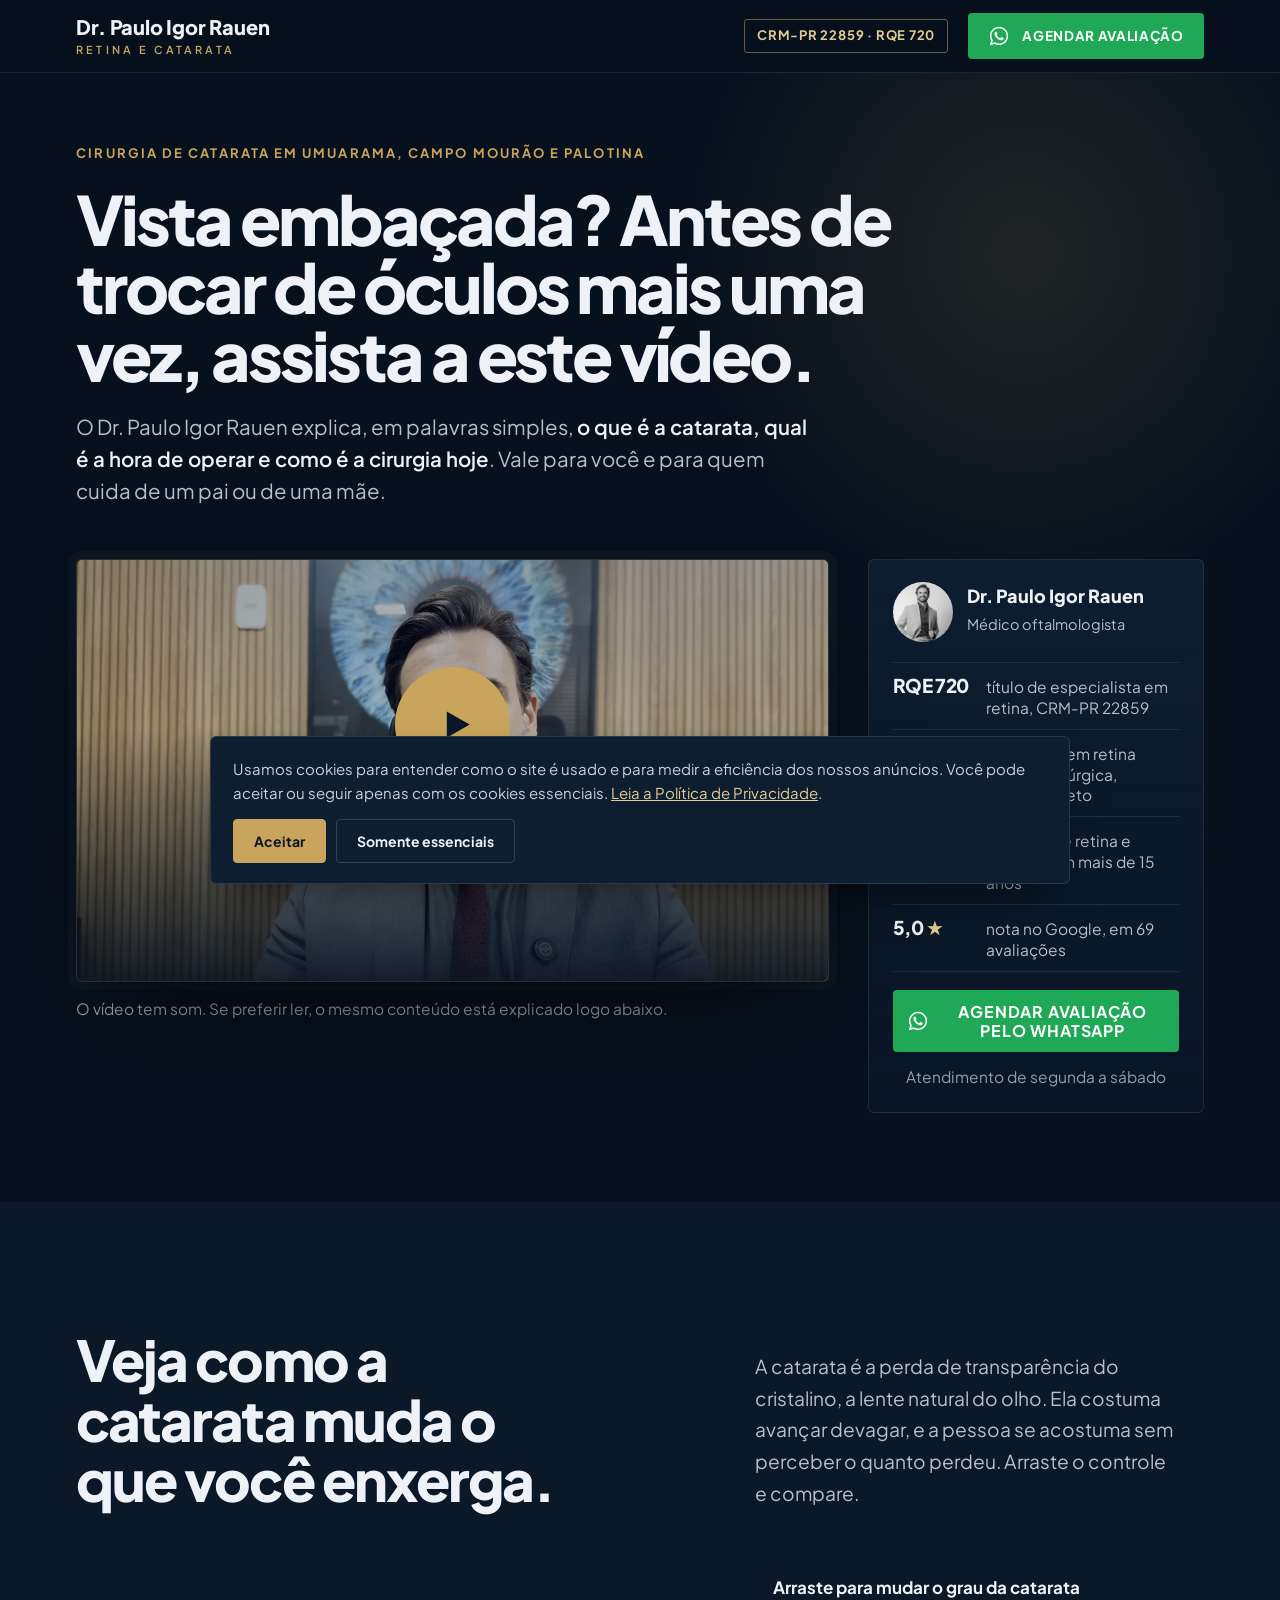
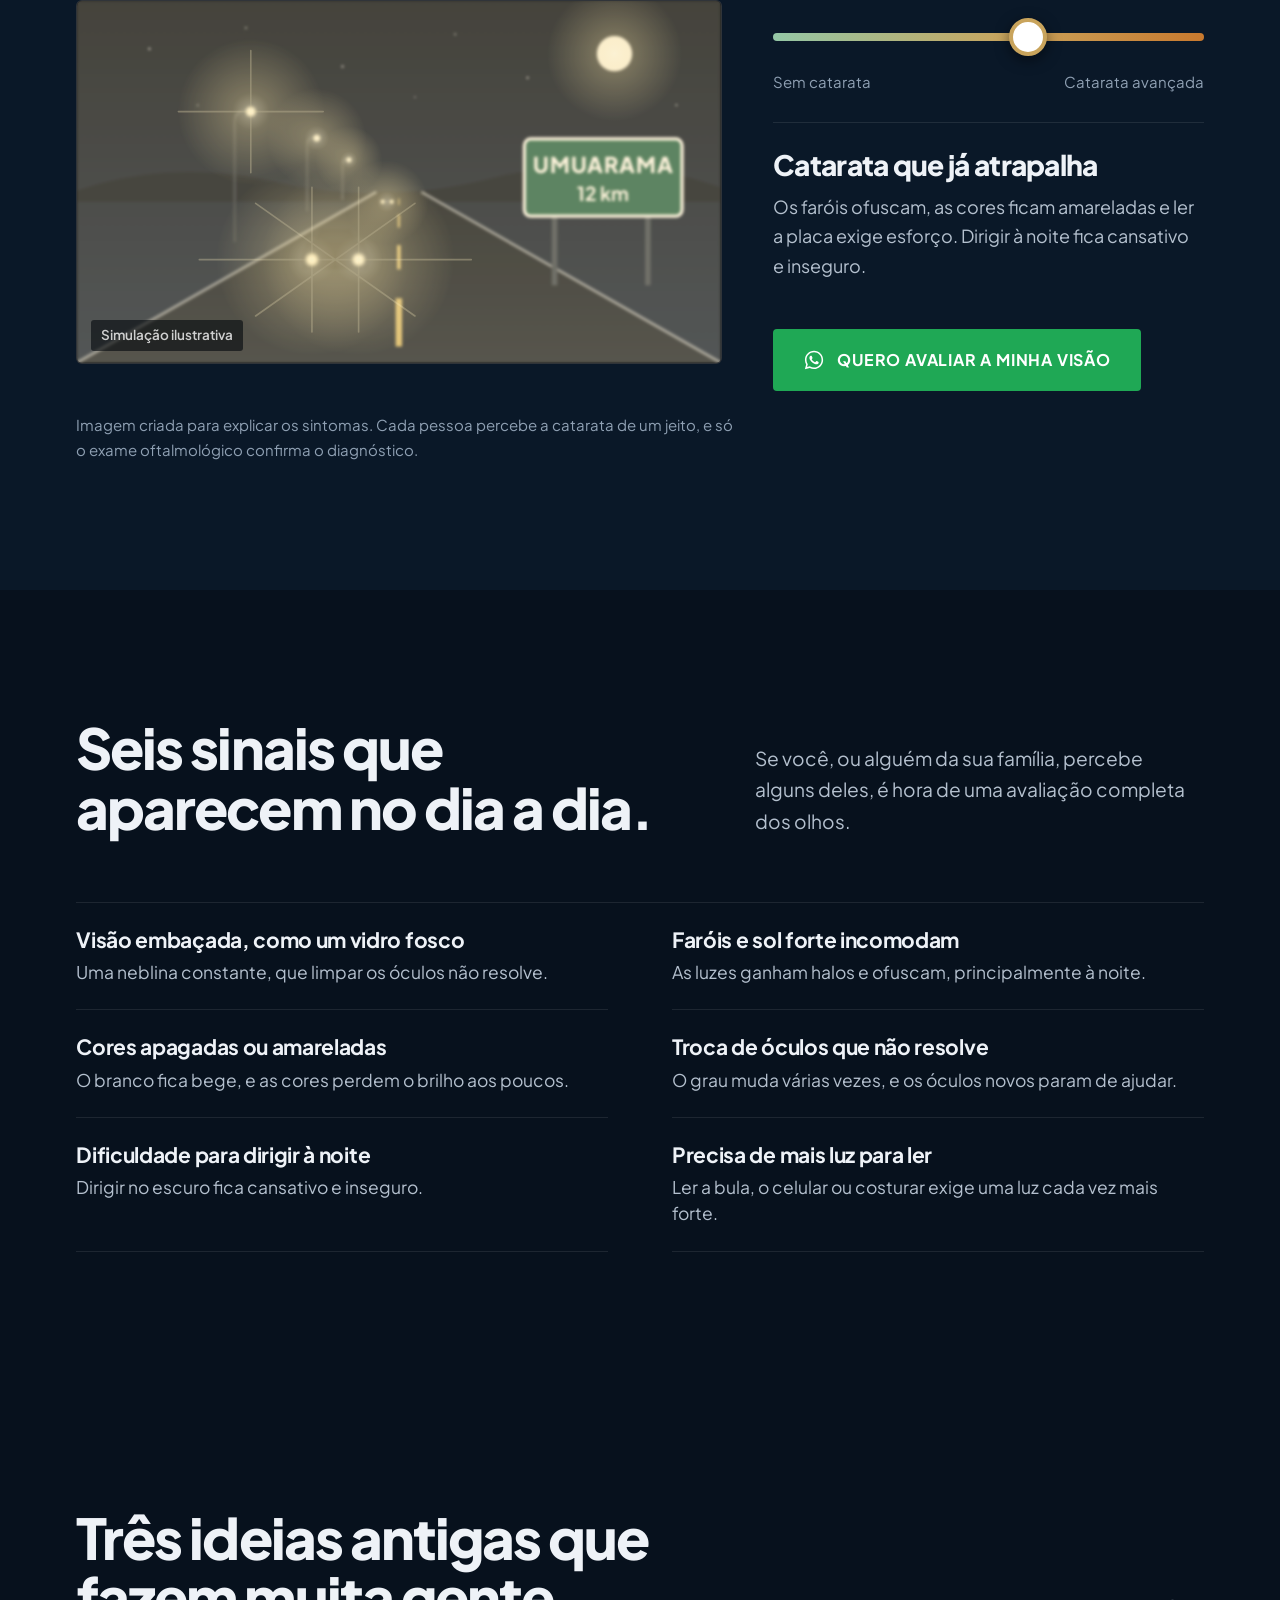
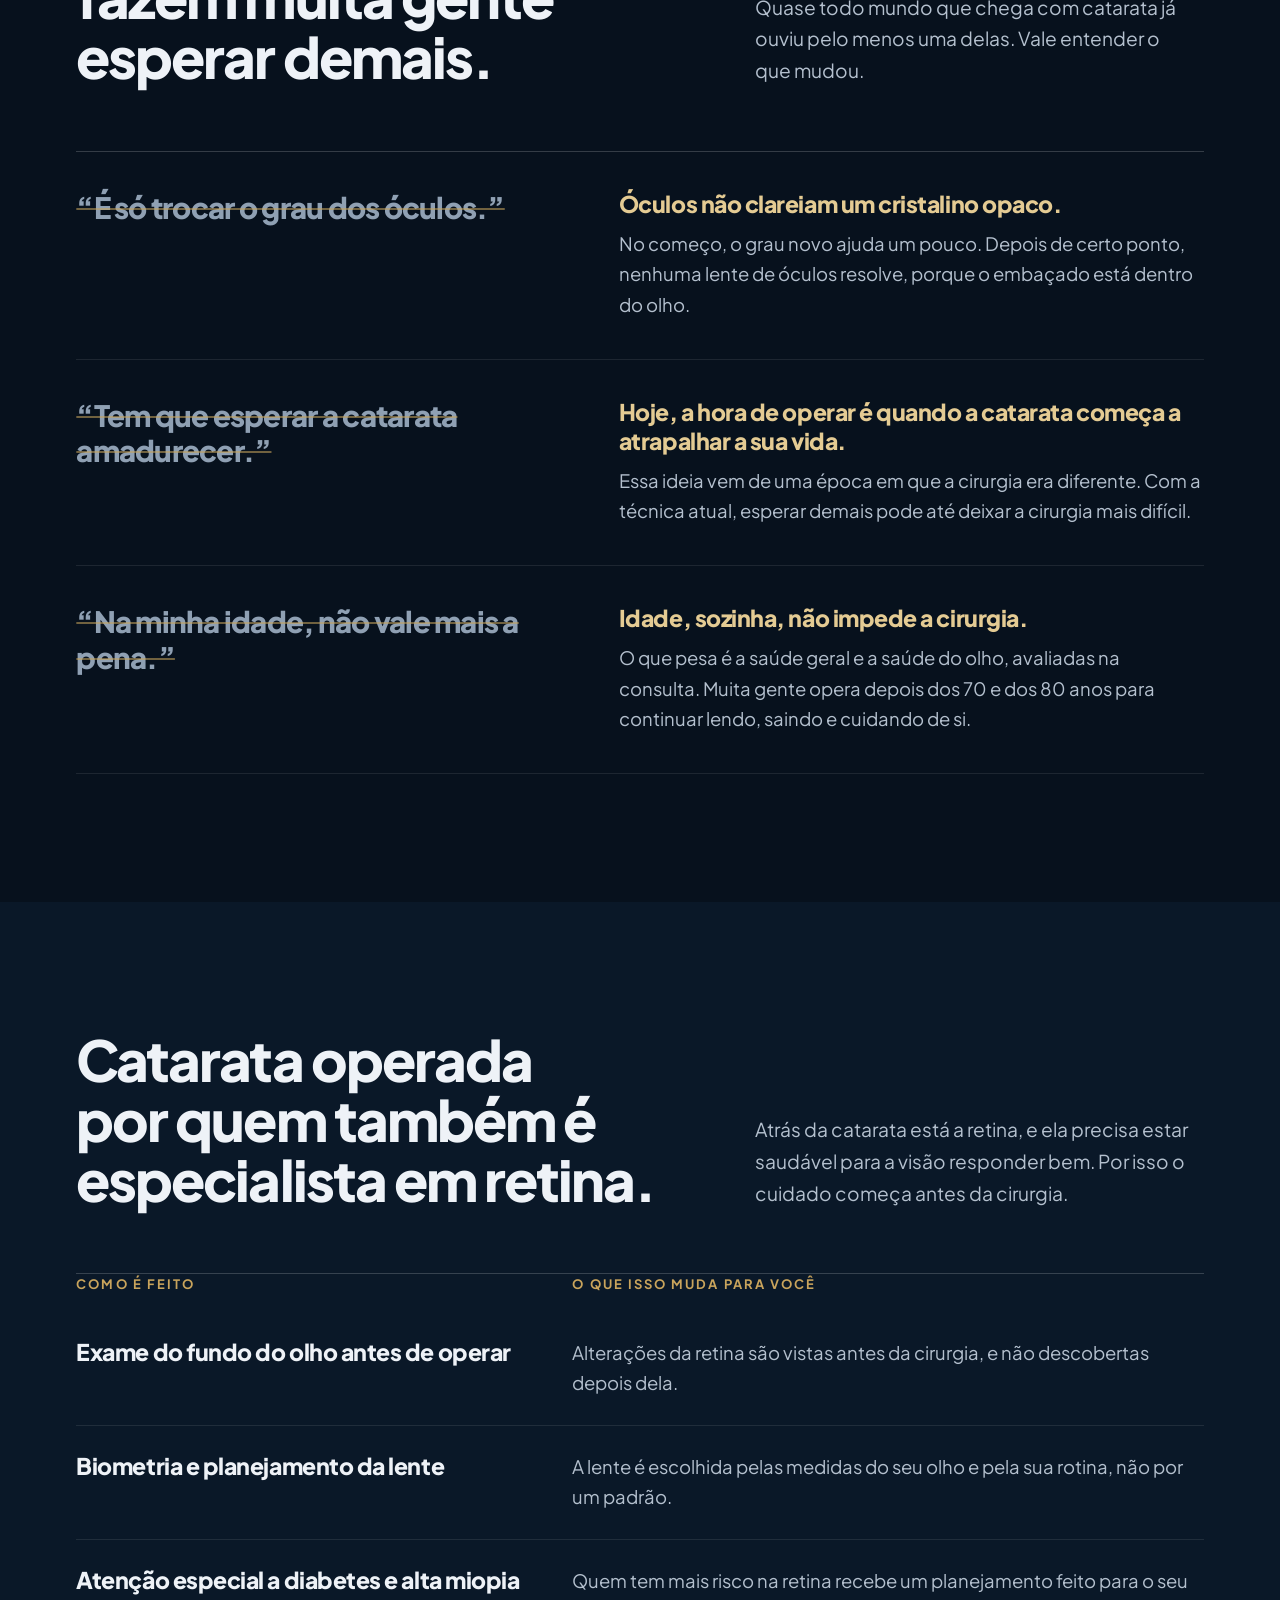
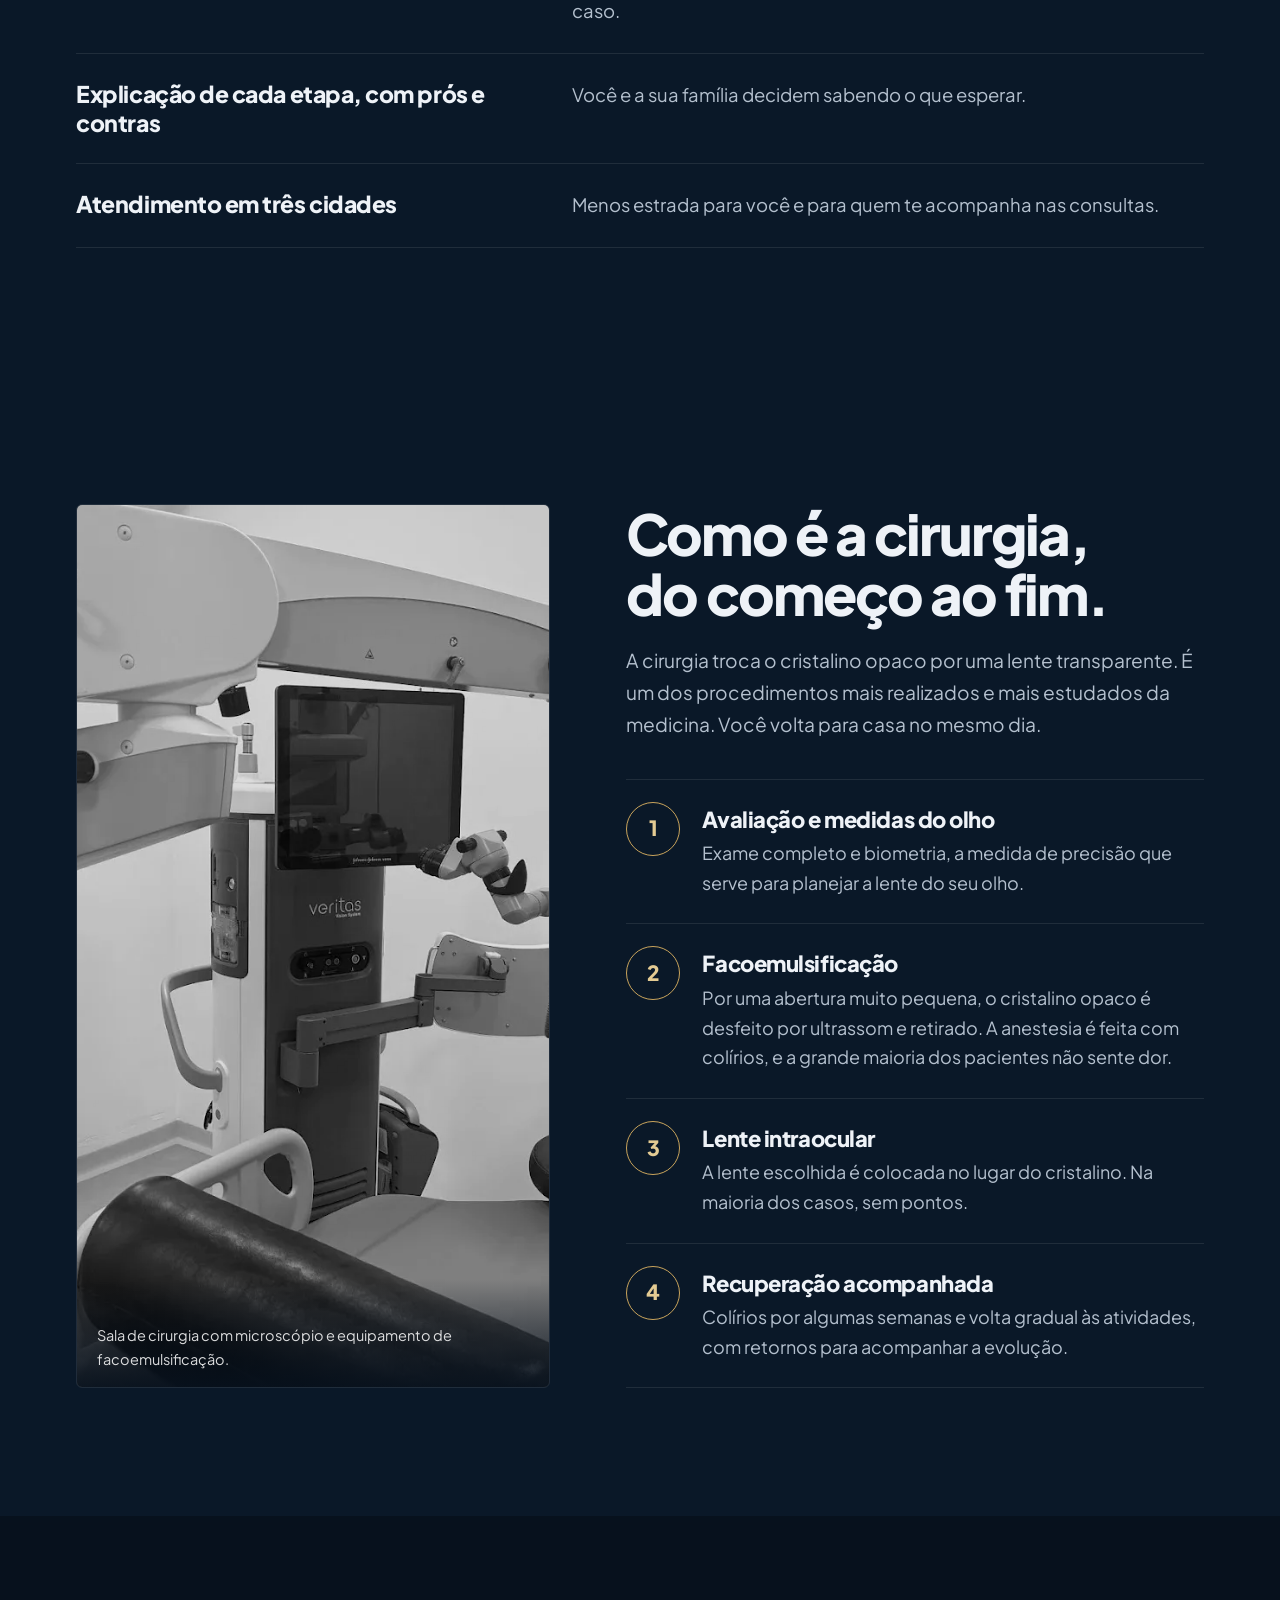
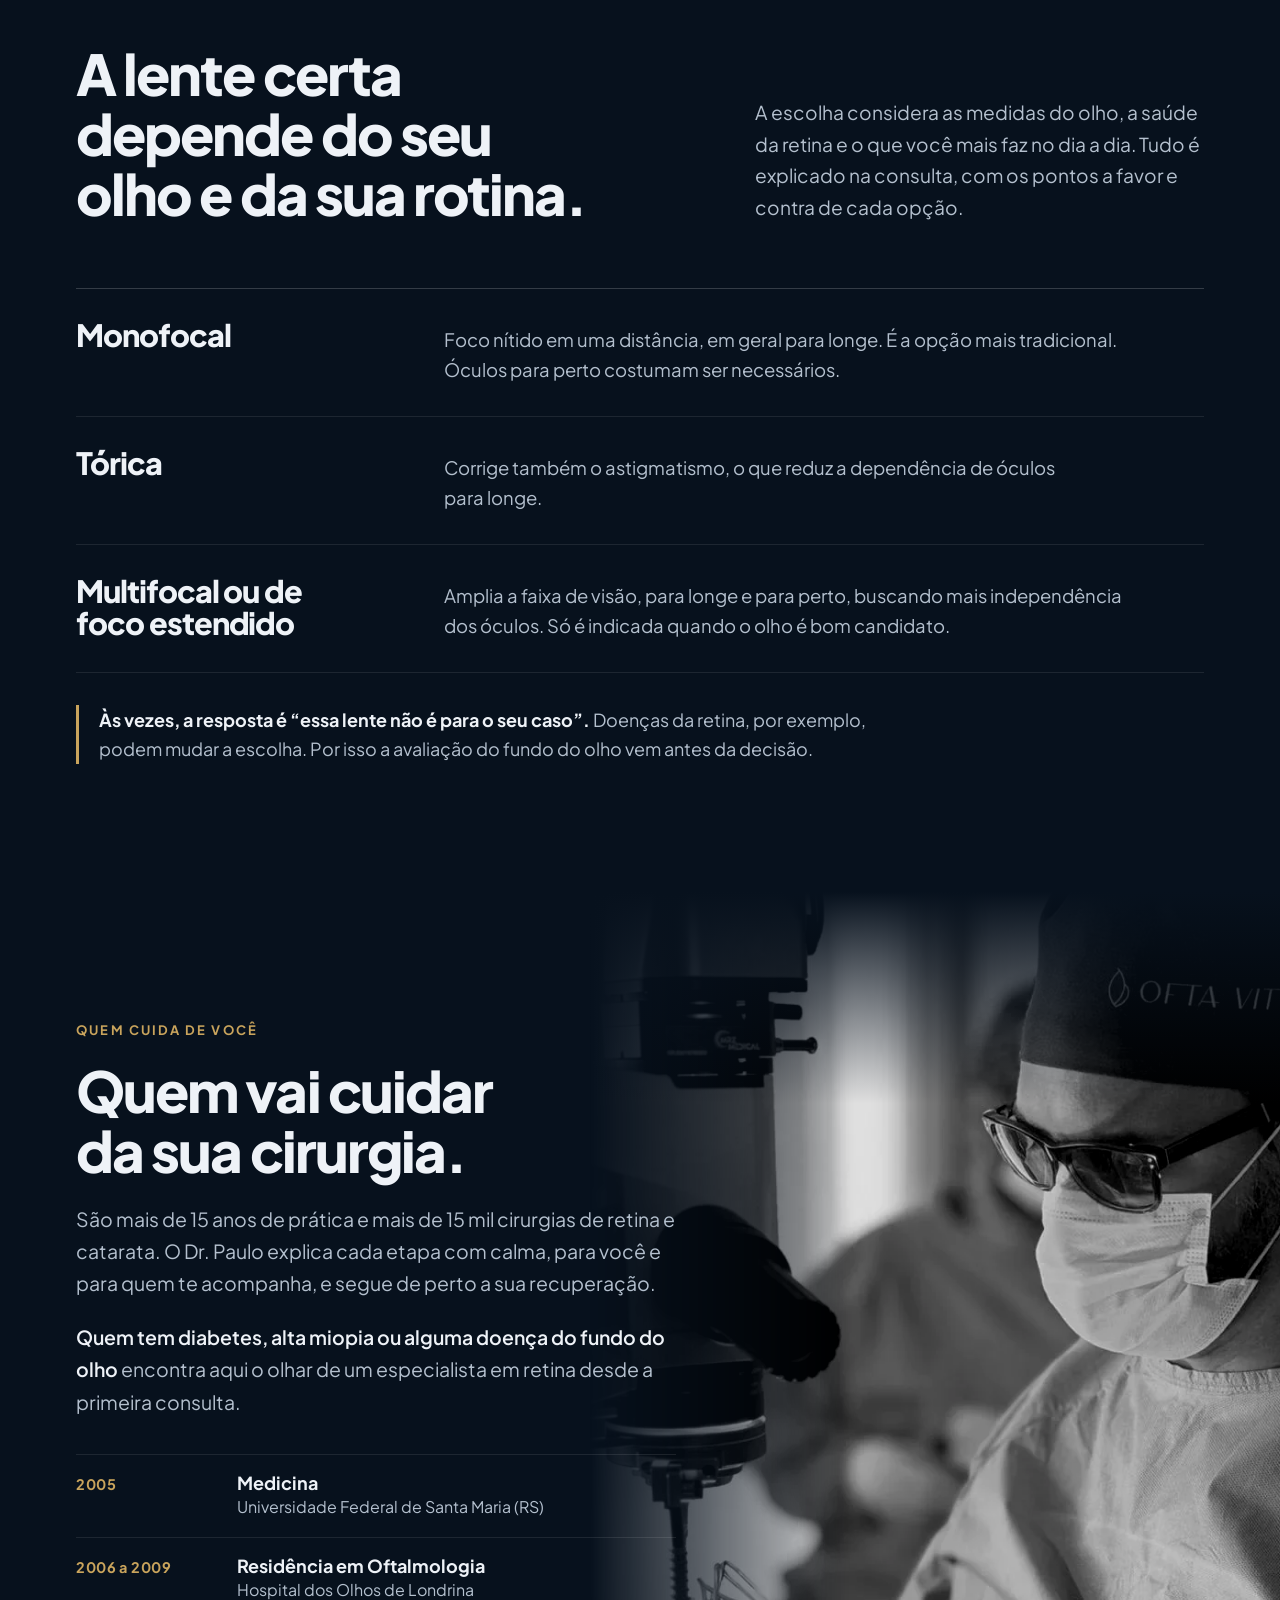
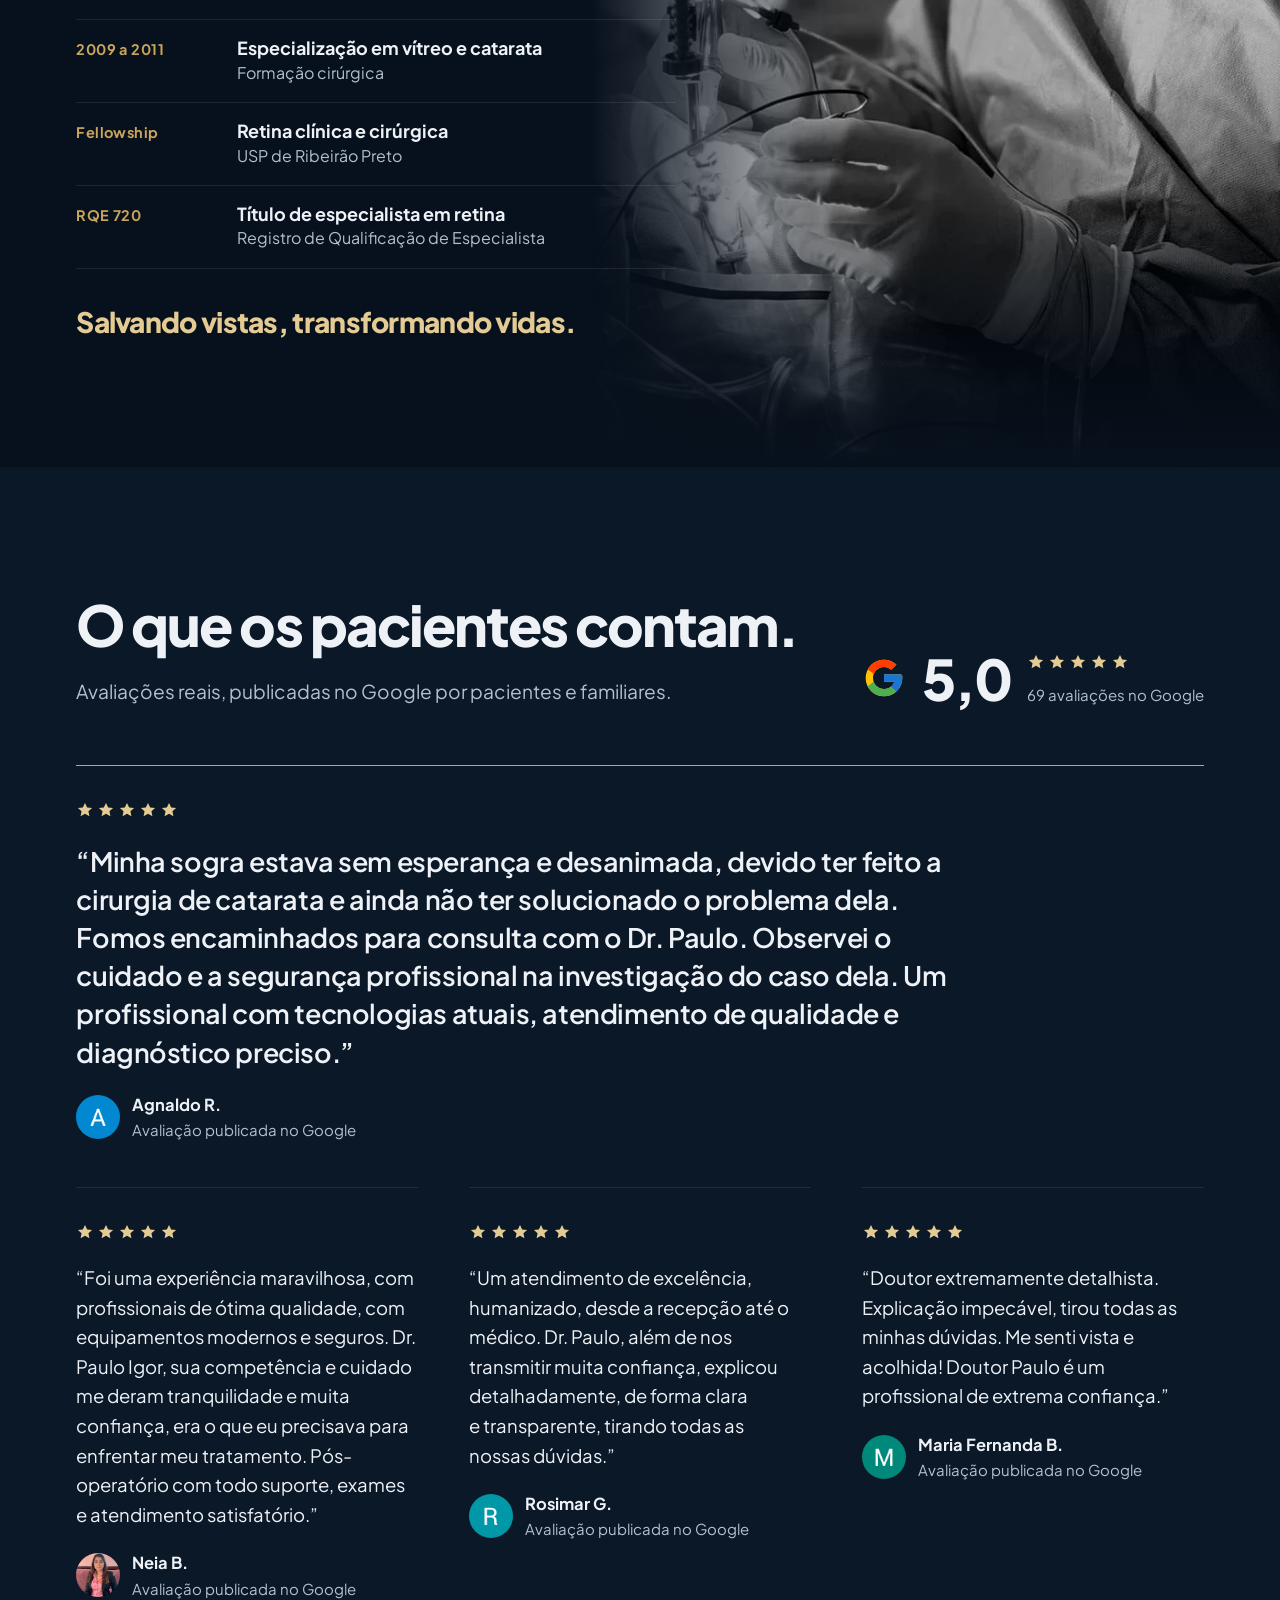
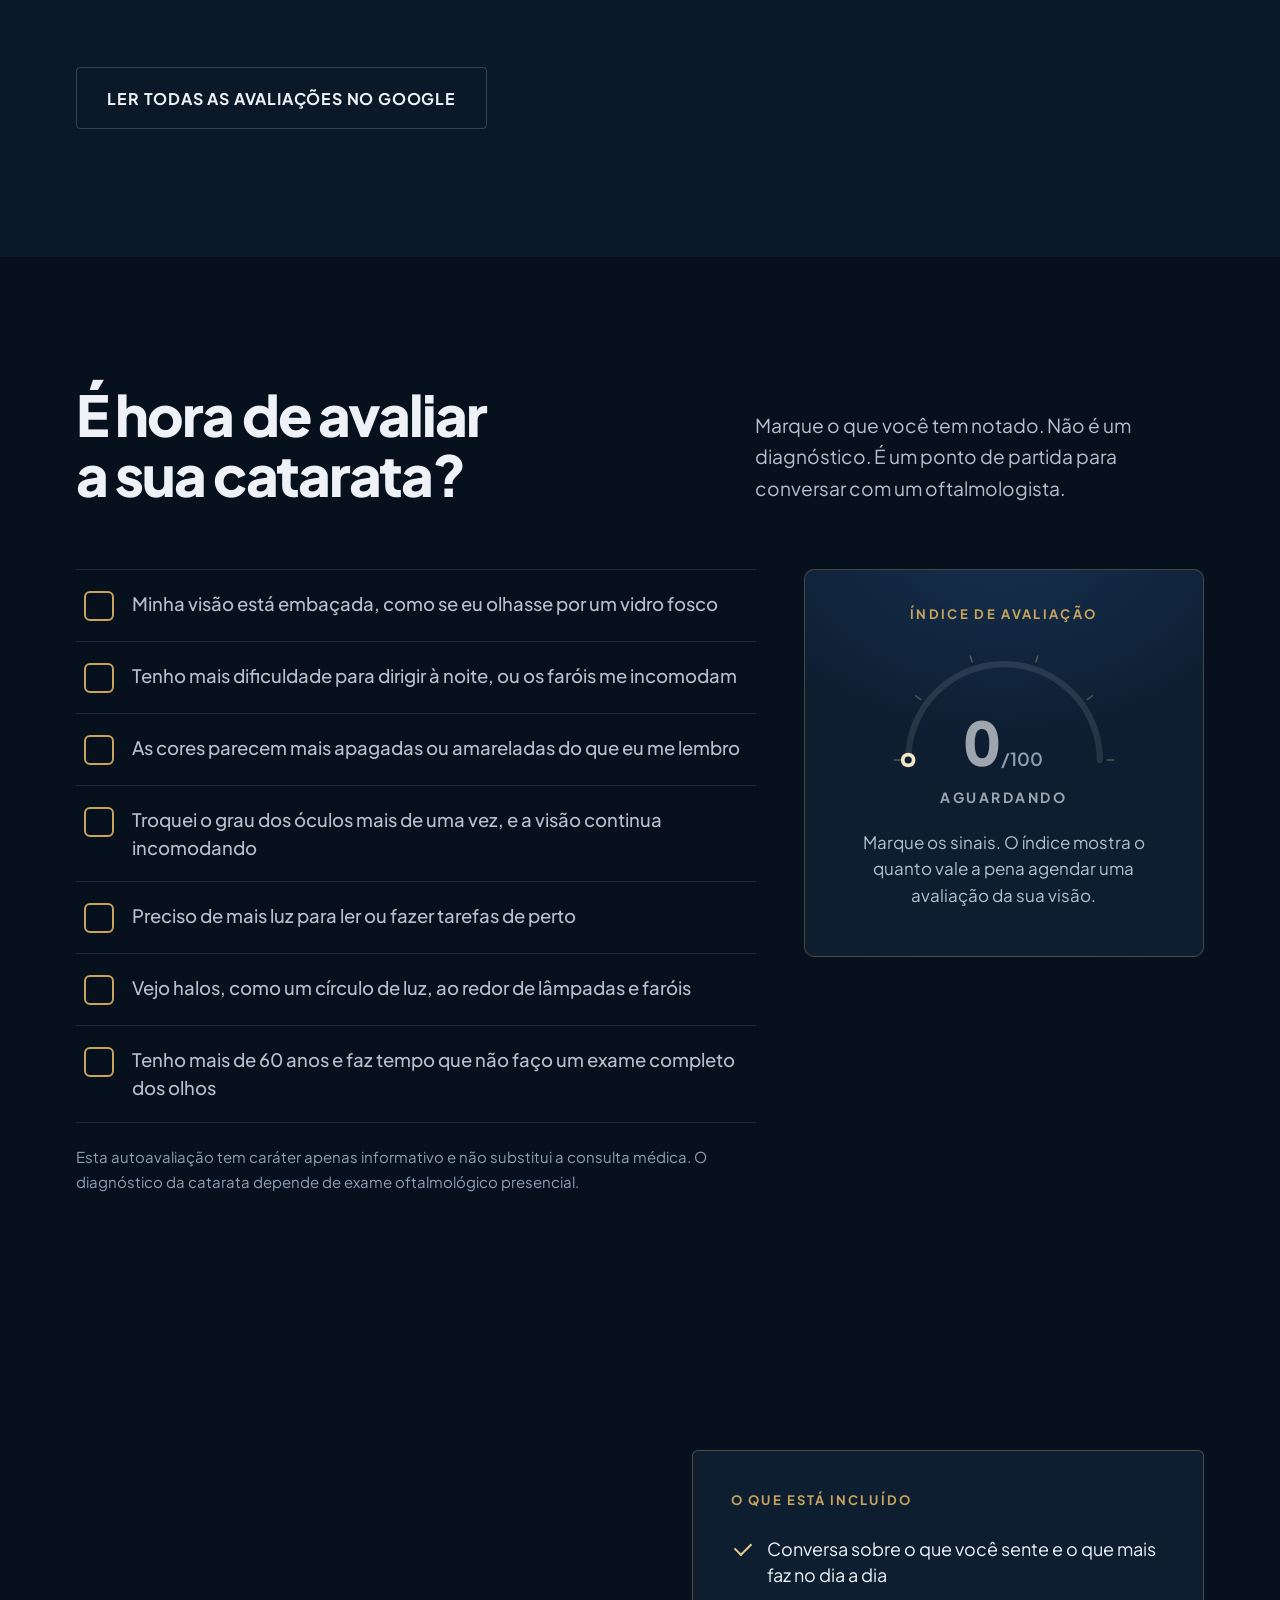
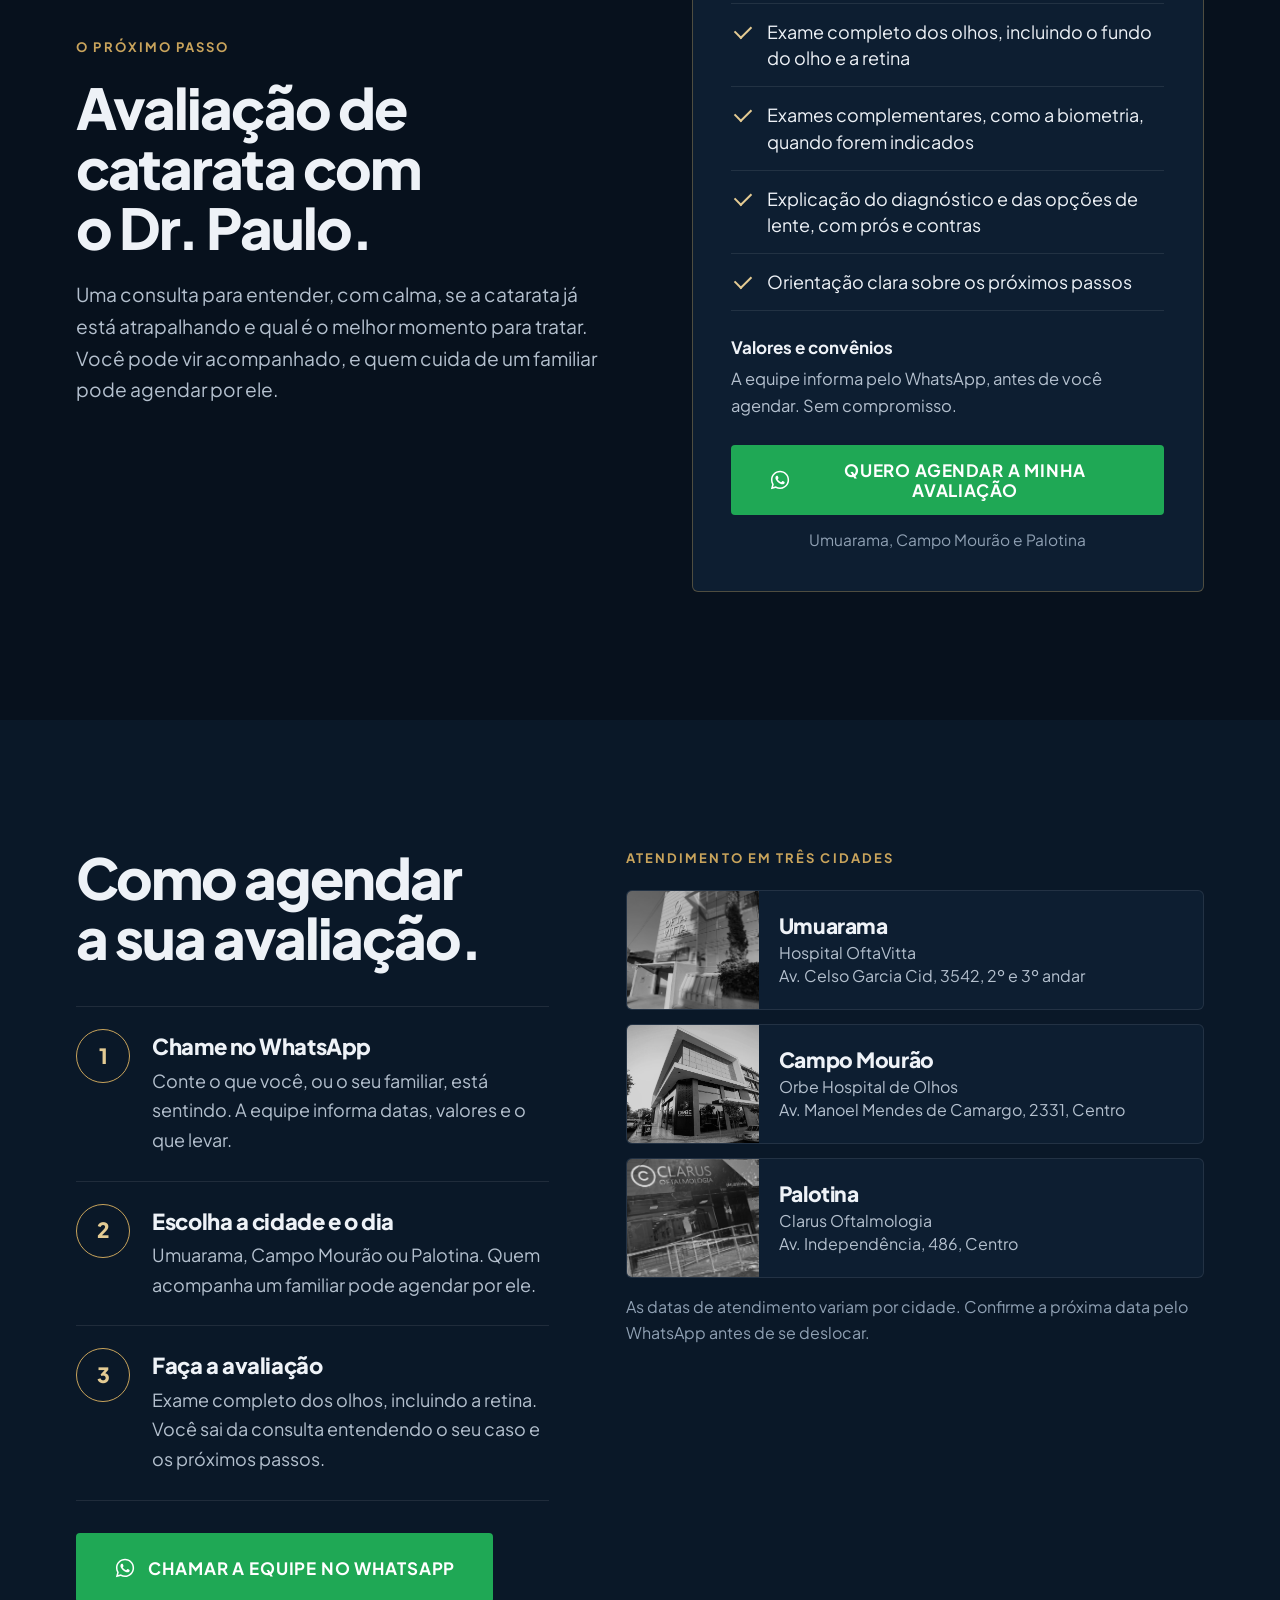
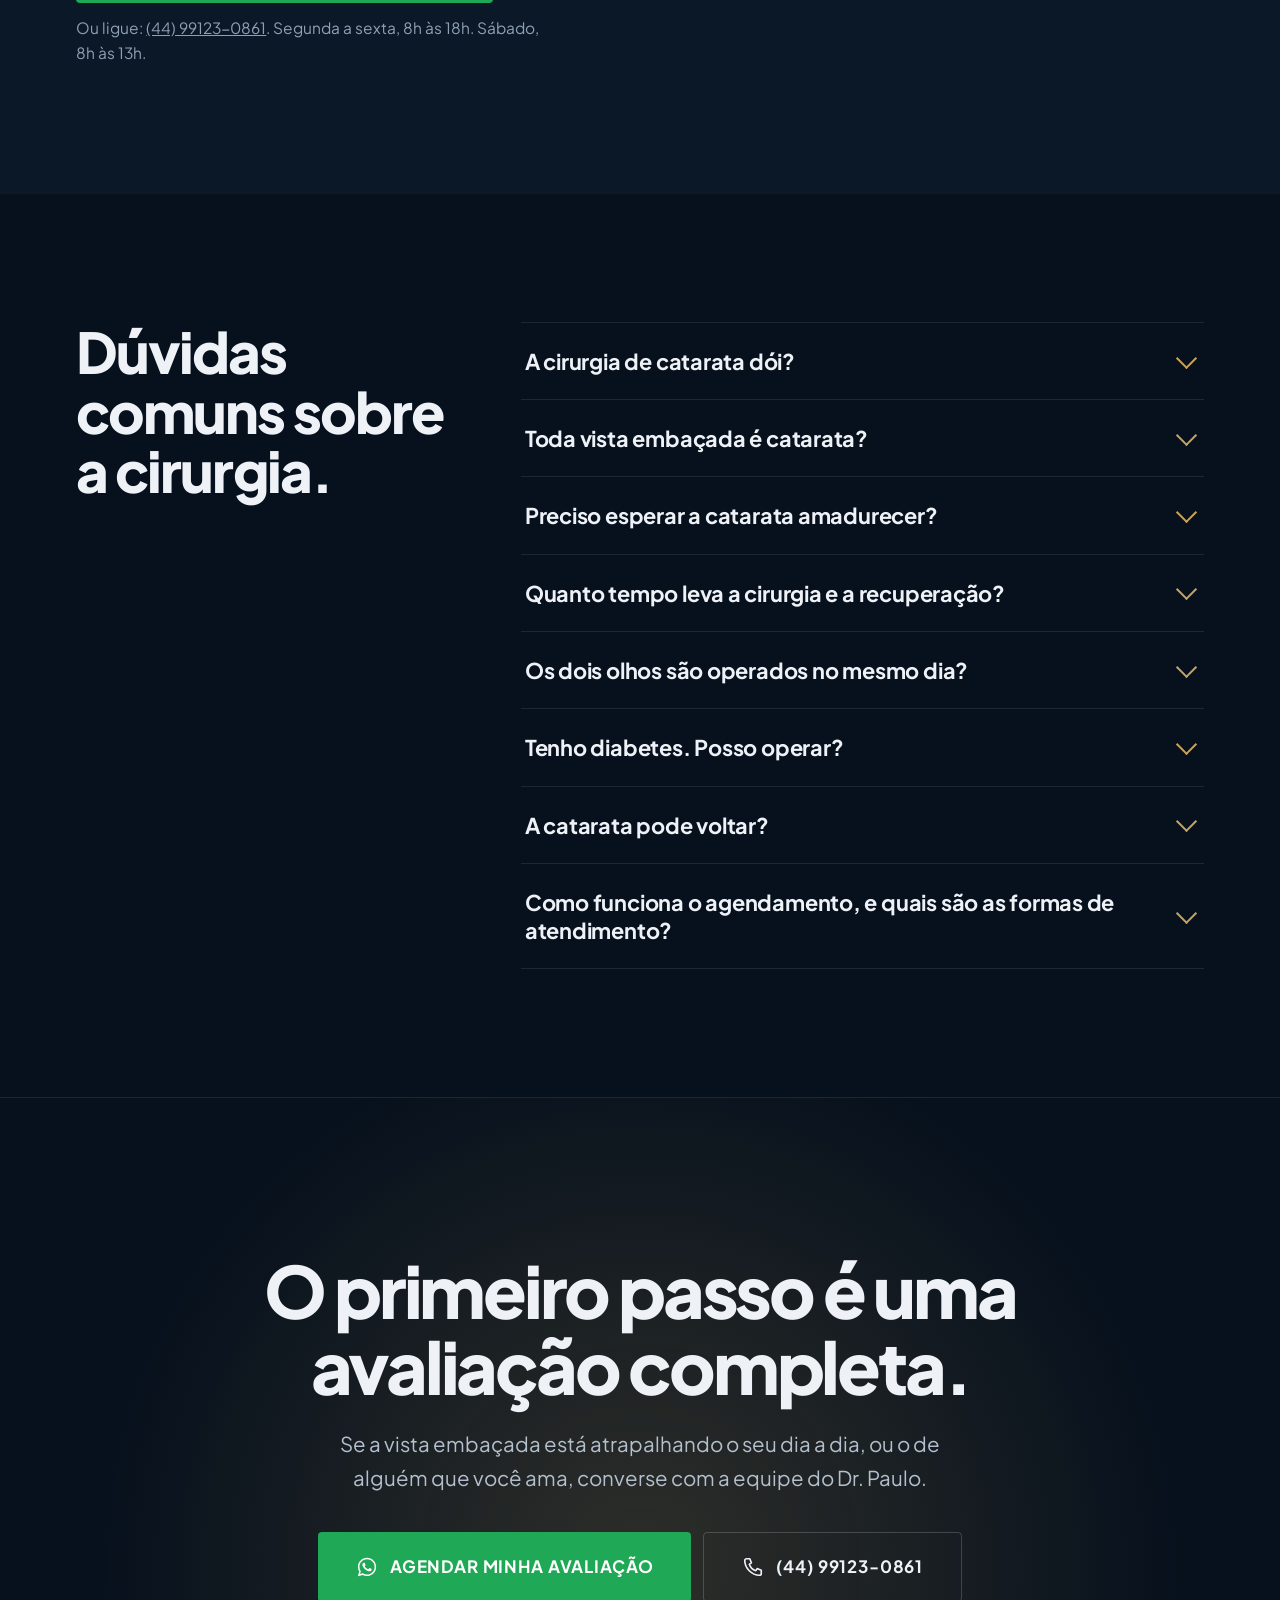
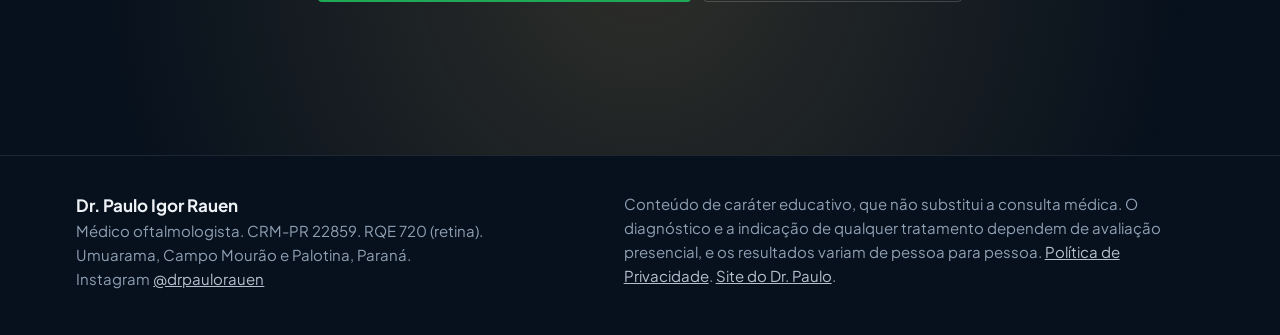
<file: catarata.html>
<!DOCTYPE html>
<html lang="pt-BR">
<head>
<meta charset="utf-8">
<meta name="viewport" content="width=device-width, initial-scale=1, viewport-fit=cover">
<title>Catarata: quando operar e como é a cirurgia | Dr. Paulo Igor Rauen</title>
<meta name="description" content="O Dr. Paulo Igor Rauen explica o que é a catarata, a hora de operar e como é a cirurgia. Avaliação em Umuarama, Campo Mourão e Palotina. CRM-PR 22859, RQE 720.">
<meta name="robots" content="index, follow">
<meta name="theme-color" content="#07111D">
<link rel="preconnect" href="https://fonts.googleapis.com">
<link rel="preconnect" href="https://fonts.gstatic.com" crossorigin>
<link rel="preload" as="image" href="dr-paulo-video-capa.webp" fetchpriority="high">
<link href="https://fonts.googleapis.com/css2?family=Plus+Jakarta+Sans:wght@400;500;600;700;800&display=swap" rel="stylesheet">
<link rel="stylesheet" href="vsl.css">
<script async src="https://www.googletagmanager.com/gtag/js?id=AW-17891030224"></script>
<script>
  if (/[?&]shot/.test(location.search)) document.documentElement.classList.add('shot');
  window.dataLayer = window.dataLayer || [];
  function gtag(){dataLayer.push(arguments);}
  /* LGPD: nada é rastreado antes do aceite */
  gtag('consent','default',{'ad_storage':'denied','ad_user_data':'denied','ad_personalization':'denied','analytics_storage':'denied','wait_for_update':500});
  try{ if (localStorage.getItem('dpr_cookies') === 'aceito') gtag('consent','update',{'ad_storage':'granted','ad_user_data':'granted','ad_personalization':'granted','analytics_storage':'granted'}); }catch(e){}
  gtag('js', new Date());
  gtag('config','AW-17891030224');
  /* RASTREAMENTO: preencher os IDs quando houver. Vazio = não carrega nada. */
  window.VSL_IDS = { ga4: '', metaPixel: '' };
  window.vslCarregarTags = function(){
    var I = window.VSL_IDS;
    if (I.ga4 && !window.vslGa4) { window.vslGa4 = 1; var g = document.createElement('script'); g.async = 1; g.src = 'https://www.googletagmanager.com/gtag/js?id=' + I.ga4; document.head.appendChild(g); gtag('config', I.ga4); }
    if (I.metaPixel && !window.fbq) {
      !function(f,b,e,v,n,t,s){if(f.fbq)return;n=f.fbq=function(){n.callMethod?n.callMethod.apply(n,arguments):n.queue.push(arguments)};if(!f._fbq)f._fbq=n;n.push=n;n.loaded=!0;n.version='2.0';n.queue=[];t=b.createElement(e);t.async=!0;t.src=v;s=b.getElementsByTagName(e)[0];s.parentNode.insertBefore(t,s)}(window,document,'script','https://connect.facebook.net/en_US/fbevents.js');
      fbq('init', I.metaPixel); fbq('track', 'PageView');
    }
  };
  try{ if (localStorage.getItem('dpr_cookies') === 'aceito') window.vslCarregarTags(); }catch(e){}
</script>
</head>
<body>
<a class="skip" href="#conteudo">Ir para o conteúdo</a>
<svg width="0" height="0" style="position:absolute" aria-hidden="true">
  <symbol id="i-wa" viewBox="0 0 24 24"><path fill="currentColor" d="M12.04 2C6.58 2 2.13 6.45 2.13 11.91c0 1.75.46 3.45 1.32 4.95L2.05 22l5.25-1.38a9.9 9.9 0 0 0 4.74 1.21c5.46 0 9.91-4.45 9.91-9.91S17.5 2 12.04 2Zm0 18.15a8.2 8.2 0 0 1-4.19-1.15l-.3-.18-3.12.82.83-3.04-.2-.31a8.2 8.2 0 0 1-1.26-4.38c0-4.54 3.7-8.24 8.24-8.24 4.54 0 8.24 3.7 8.24 8.24 0 4.54-3.7 8.24-8.24 8.24Zm4.52-6.16c-.25-.12-1.47-.72-1.69-.81-.23-.08-.39-.12-.56.12-.17.25-.64.81-.78.97-.14.17-.29.19-.54.06-.25-.12-1.05-.39-1.99-1.23-.74-.66-1.23-1.47-1.38-1.72-.14-.25-.02-.38.11-.51.11-.11.25-.29.37-.43.12-.14.17-.25.25-.41.08-.17.04-.31-.02-.43-.06-.12-.56-1.34-.76-1.84-.2-.48-.41-.42-.56-.43h-.48c-.17 0-.43.06-.66.31-.23.25-.86.85-.86 2.07 0 1.22.89 2.4 1.01 2.56.12.17 1.75 2.67 4.23 3.74.59.26 1.05.41 1.41.52.59.19 1.13.16 1.56.1.48-.07 1.47-.6 1.67-1.18.21-.58.21-1.07.14-1.18-.06-.1-.22-.16-.47-.29Z"/></symbol>
  <symbol id="i-tel" viewBox="0 0 24 24"><path fill="none" stroke="currentColor" stroke-width="1.8" stroke-linecap="round" stroke-linejoin="round" d="M5 3h3.5l1.8 4.5-2.3 1.4a11 11 0 0 0 7.1 7.1l1.4-2.3L21 15.5V19a2 2 0 0 1-2 2C10.700 21 3 13.3 3 5a2 2 0 0 1 2-2Z"/></symbol>
  <symbol id="i-st" viewBox="0 0 24 24"><path fill="currentColor" d="m12 2.5 2.9 6 6.6.8-4.9 4.5 1.3 6.5L12 17l-5.9 3.3 1.3-6.5L2.5 9.3l6.6-.8z"/></symbol>
  <symbol id="i-g" viewBox="0 0 48 48"><path fill="#FFC107" d="M43.6 20.5H42V20H24v8h11.3C33.7 32.7 29.2 36 24 36c-6.6 0-12-5.4-12-12s5.4-12 12-12c3.1 0 5.8 1.2 7.9 3.1l5.7-5.7C34 6.1 29.3 4 24 4 12.9 4 4 12.9 4 24s8.9 20 20 20 20-8.9 20-20c0-1.300-.1-2.400-.4-3.500z"/><path fill="#FF3D00" d="m6.3 14.7 6.6 4.8C14.7 15.1 19 12 24 12c3.1 0 5.8 1.2 7.9 3.1l5.7-5.7C34 6.1 29.3 4 24 4 16.3 4 9.7 8.3 6.3 14.7z"/><path fill="#4CAF50" d="M24 44c5.2 0 9.9-2 13.4-5.2l-6.2-5.2C29.2 35.1 26.7 36 24 36c-5.2 0-9.600-3.300-11.300-7.900l-6.500 5C9.5 39.6 16.2 44 24 44z"/><path fill="#1976D2" d="M43.6 20.5H42V20H24v8h11.3c-.8 2.2-2.2 4.2-4.100 5.600l6.200 5.200C37 39.2 44 34 44 24c0-1.300-.1-2.400-.4-3.500z"/></symbol>
</svg>
<header class="top">
  <div class="wrap">
    <div class="brand"><b>Dr. Paulo Igor Rauen</b><span>Retina e catarata</span></div>
    <span class="crm">CRM-PR 22859 · RQE 720</span>
    <a class="btn wa wa-link" href="#"><svg aria-hidden="true"><use href="#i-wa"/></svg>Agendar avaliação</a>
  </div>
</header>
<main id="conteudo">

<section class="hero" aria-labelledby="h1">
  <div class="wrap">
    <span class="tag">Cirurgia de catarata em Umuarama, Campo Mourão e Palotina</span>
    <h1 id="h1" class="foco">Vista embaçada? Antes de trocar de óculos mais uma vez, assista a este vídeo.</h1>
    <p class="sub">O Dr. Paulo Igor Rauen explica, em palavras simples, <b>o que é a catarata, qual é a hora de operar e como é a cirurgia hoje</b>. Vale para você e para quem cuida de um pai ou de uma mãe.</p>
    <div class="stage">
      <div>
      <div class="player" id="vplayer">
        <img src="dr-paulo-video-capa.webp" width="1280" height="720" alt="" fetchpriority="high">
        <video id="vsl" playsinline preload="none" controls aria-label="Vídeo do Dr. Paulo Igor Rauen"></video>
        <button class="play" id="vbtn" type="button">
          <i><svg viewBox="0 0 24 24" aria-hidden="true"><path d="M6 4l14 8-14 8z"/></svg></i>
          <span><b>Toque para assistir</b><small id="vrot"></small></span>
        </button>
        <div class="fimcard">
          <b>Ficou com alguma dúvida? A equipe do Dr. Paulo responde pelo WhatsApp.</b>
          <a class="btn wa wa-link" href="#"><svg aria-hidden="true"><use href="#i-wa"/></svg>Falar com a equipe</a>
          <button type="button" id="vdenovo">Assistir de novo</button>
        </div>
      </div>
      <p class="vnota">O vídeo tem som. Se preferir ler, o mesmo conteúdo está explicado logo abaixo.</p>
      </div>
      <aside class="aside" aria-label="Quem fala no vídeo">
        <div class="quem">
          <img src="dr-paulo-hero.webp" width="60" height="60" alt="">
          <div><b>Dr. Paulo Igor Rauen</b><span>Médico oftalmologista</span></div>
        </div>
        <ul class="fatos">
          <li><b>RQE 720</b><span>título de especialista em retina, CRM-PR 22859</span></li>
          <li><b>USP</b><span>fellowship em retina clínica e cirúrgica, Ribeirão Preto</span></li>
          <li><b>+15 mil</b><span>cirurgias de retina e catarata em mais de 15 anos</span></li>
          <li><b>5,0 <span class="st" aria-hidden="true">★</span></b><span>nota no Google, em 69 avaliações</span></li>
        </ul>
        <a class="btn wa wa-link" href="#"><svg aria-hidden="true"><use href="#i-wa"/></svg>Agendar avaliação pelo WhatsApp</a>
        <span class="sub-cta">Atendimento de segunda a sábado</span>
      </aside>
    </div>
  </div>
</section>

<section class="sec alt" aria-labelledby="h-sim">
  <div class="wrap">
    <div class="head">
      <h2 class="h2" id="h-sim">Veja como a catarata muda o que você enxerga.</h2>
      <p class="lead">A catarata é a perda de transparência do cristalino, a lente natural do olho. Ela costuma avançar devagar, e a pessoa se acostuma sem perceber o quanto perdeu. Arraste o controle e compare.</p>
    </div>
    <div class="sim">
      <div class="cena" id="cena" style="--c:.6">
        <svg viewBox="0 0 800 450" preserveAspectRatio="xMidYMid slice" role="img" aria-label="Ilustração de uma estrada à noite, com faróis, postes e uma placa de trânsito">
          <defs>
            <linearGradient id="ceu" x1="0" y1="0" x2="0" y2="1"><stop offset="0" stop-color="#040913"/><stop offset="1" stop-color="#12233F"/></linearGradient>
            <linearGradient id="pista" x1="0" y1="0" x2="0" y2="1"><stop offset="0" stop-color="#0B1017"/><stop offset="1" stop-color="#1A212C"/></linearGradient>
            <radialGradient id="halo"><stop offset="0" stop-color="#FFF6D8" stop-opacity=".95"/><stop offset=".25" stop-color="#FFE9A8" stop-opacity=".5"/><stop offset="1" stop-color="#FFE9A8" stop-opacity="0"/></radialGradient>
            <radialGradient id="brilho"><stop offset="0" stop-color="#fff"/><stop offset=".5" stop-color="#FFF3C4"/><stop offset="1" stop-color="#FFF3C4" stop-opacity="0"/></radialGradient>
          </defs>
          <g id="cenaBase">
            <rect width="800" height="450" fill="url(#ceu)"/>
            <g fill="#DCE6F5"><circle cx="90" cy="60" r="1.3"/><circle cx="210" cy="34" r="1"/><circle cx="330" cy="82" r="1.2"/><circle cx="470" cy="42" r="1"/><circle cx="560" cy="96" r="1.2"/><circle cx="745" cy="130" r="1"/><circle cx="150" cy="130" r=".9"/><circle cx="420" cy="120" r=".9"/></g>
            <circle cx="668" cy="66" r="22" fill="#EFF3FA"/>
            <path d="M0 236 Q120 196 250 226 T520 220 T800 232 V250 H0Z" fill="#070D18"/>
            <path d="M372 238 H428 L800 450 H0Z" fill="url(#pista)"/>
            <path d="M372 238 L0 450 M428 238 L800 450" stroke="#C9D2DE" stroke-width="3" opacity=".7" fill="none"/>
            <g stroke="#E3B94A" stroke-linecap="butt" fill="none"><path d="M400 246 V254" stroke-width="1.5"/><path d="M400 266 V282" stroke-width="2.6"/><path d="M400 304 V334" stroke-width="4.5"/><path d="M400 370 V430" stroke-width="8"/></g>
            <g stroke="#2A3443" stroke-width="3" fill="none"><path d="M196 300 V150 Q196 136 214 136"/><path d="M286 262 V178 Q286 170 297 170"/><path d="M330 248 V202 Q330 197 337 197"/></g>
            <rect x="590" y="262" width="7" height="92" fill="#3A4656"/><rect x="706" y="262" width="7" height="92" fill="#3A4656"/>
            <rect x="556" y="172" width="196" height="96" rx="8" fill="#0F6B45" stroke="#F2F5F8" stroke-width="4"/>
            <text x="654" y="214" text-anchor="middle" font-family="Plus Jakarta Sans,Arial,sans-serif" font-weight="800" font-size="27" fill="#F2F5F8" letter-spacing="1">UMUARAMA</text>
            <text x="654" y="249" text-anchor="middle" font-family="Plus Jakarta Sans,Arial,sans-serif" font-weight="700" font-size="24" fill="#F2F5F8">12 km</text>
            <path d="M286 300 h70 l6 14 v20 h-82 v-20z" fill="#05080D"/><path d="M294 300 l8 -16 h38 l8 16z" fill="#080C13"/>
            <rect x="377" y="244" width="17" height="9" rx="2" fill="#05080D"/>
            <g fill="url(#brilho)"><circle cx="292" cy="322" r="10"/><circle cx="350" cy="322" r="10"/><circle cx="380" cy="250" r="3.4"/><circle cx="391" cy="250" r="3.4"/><circle cx="216" cy="138" r="8"/><circle cx="298" cy="171" r="5.5"/><circle cx="338" cy="198" r="4"/></g>
          </g>
          <g id="cenaHalos">
            <circle cx="292" cy="322" r="120" fill="url(#halo)"/><circle cx="350" cy="322" r="120" fill="url(#halo)"/>
            <circle cx="385" cy="250" r="52" fill="url(#halo)"/><circle cx="216" cy="138" r="92" fill="url(#halo)"/>
            <circle cx="298" cy="171" r="62" fill="url(#halo)"/><circle cx="338" cy="198" r="42" fill="url(#halo)"/><circle cx="668" cy="66" r="84" fill="url(#halo)"/>
            <g stroke="#FFF1C2" stroke-width="2" opacity=".55" stroke-linecap="round"><path d="M152 322 H490 M292 232 V412 M350 232 V412 M222 252 L420 392 M420 252 L222 392"/><path d="M126 138 H306 M216 62 V214"/></g>
          </g>
          <rect id="cenaVeu" width="800" height="450" fill="#E8D49A"/>
        </svg>
        <span class="legenda">Simulação ilustrativa</span>
      </div>
      <div class="sim-ctl">
        <label for="simRange">Arraste para mudar o grau da catarata</label>
        <input class="range" id="simRange" type="range" min="0" max="100" value="60" step="1">
        <div class="pontas"><span>Sem catarata</span><span>Catarata avançada</span></div>
        <div class="sim-estado" aria-live="polite">
          <b id="simTit">Catarata que já atrapalha</b>
          <p id="simTxt"></p>
        </div>
        <a class="btn wa wa-link" href="#"><svg aria-hidden="true"><use href="#i-wa"/></svg>Quero avaliar a minha visão</a>
      </div>
    </div>
    <p class="nota">Imagem criada para explicar os sintomas. Cada pessoa percebe a catarata de um jeito, e só o exame oftalmológico confirma o diagnóstico.</p>
  </div>
</section>

<section class="sec" aria-labelledby="h-sin">
  <div class="wrap">
    <div class="head">
      <h2 class="h2" id="h-sin">Seis sinais que aparecem no dia a dia.</h2>
      <p class="lead">Se você, ou alguém da sua família, percebe alguns deles, é hora de uma avaliação completa dos olhos.</p>
    </div>
    <ul class="sinais">
      <li><b>Visão embaçada, como um vidro fosco</b><span>Uma neblina constante, que limpar os óculos não resolve.</span></li>
      <li><b>Faróis e sol forte incomodam</b><span>As luzes ganham halos e ofuscam, principalmente à noite.</span></li>
      <li><b>Cores apagadas ou amareladas</b><span>O branco fica bege, e as cores perdem o brilho aos poucos.</span></li>
      <li><b>Troca de óculos que não resolve</b><span>O grau muda várias vezes, e os óculos novos param de ajudar.</span></li>
      <li><b>Dificuldade para dirigir à noite</b><span>Dirigir no escuro fica cansativo e inseguro.</span></li>
      <li><b>Precisa de mais luz para ler</b><span>Ler a bula, o celular ou costurar exige uma luz cada vez mais forte.</span></li>
    </ul>
  </div>
</section>


<section class="sec" aria-labelledby="h-cr">
  <div class="wrap">
    <div class="head">
      <h2 class="h2" id="h-cr">Três ideias antigas que fazem muita gente esperar demais.</h2>
      <p class="lead">Quase todo mundo que chega com catarata já ouviu pelo menos uma delas. Vale entender o que mudou.</p>
    </div>
    <ul class="crencas">
      <li><span class="cr-a">“É só trocar o grau dos óculos.”</span><div><b>Óculos não clareiam um cristalino opaco.</b><p>No começo, o grau novo ajuda um pouco. Depois de certo ponto, nenhuma lente de óculos resolve, porque o embaçado está dentro do olho.</p></div></li>
      <li><span class="cr-a">“Tem que esperar a catarata amadurecer.”</span><div><b>Hoje, a hora de operar é quando a catarata começa a atrapalhar a sua vida.</b><p>Essa ideia vem de uma época em que a cirurgia era diferente. Com a técnica atual, esperar demais pode até deixar a cirurgia mais difícil.</p></div></li>
      <li><span class="cr-a">“Na minha idade, não vale mais a pena.”</span><div><b>Idade, sozinha, não impede a cirurgia.</b><p>O que pesa é a saúde geral e a saúde do olho, avaliadas na consulta. Muita gente opera depois dos 70 e dos 80 anos para continuar lendo, saindo e cuidando de si.</p></div></li>
    </ul>
  </div>
</section>

<section class="sec alt" aria-labelledby="h-ben">
  <div class="wrap">
    <div class="head">
      <h2 class="h2" id="h-ben">Catarata operada por quem também é especialista em retina.</h2>
      <p class="lead">Atrás da catarata está a retina, e ela precisa estar saudável para a visão responder bem. Por isso o cuidado começa antes da cirurgia.</p>
    </div>
    <table class="ben">
      <thead><tr><th scope="col">Como é feito</th><th scope="col">O que isso muda para você</th></tr></thead>
      <tbody>
        <tr><th scope="row">Exame do fundo do olho antes de operar</th><td>Alterações da retina são vistas antes da cirurgia, e não descobertas depois dela.</td></tr>
        <tr><th scope="row">Biometria e planejamento da lente</th><td>A lente é escolhida pelas medidas do seu olho e pela sua rotina, não por um padrão.</td></tr>
        <tr><th scope="row">Atenção especial a diabetes e alta miopia</th><td>Quem tem mais risco na retina recebe um planejamento feito para o seu caso.</td></tr>
        <tr><th scope="row">Explicação de cada etapa, com prós e contras</th><td>Você e a sua família decidem sabendo o que esperar.</td></tr>
        <tr><th scope="row">Atendimento em três cidades</th><td>Menos estrada para você e para quem te acompanha nas consultas.</td></tr>
      </tbody>
    </table>
  </div>
</section>


<section class="sec alt" aria-labelledby="h-cx">
  <div class="wrap duo">
    <figure class="foto alta">
      <img src="microscopio-cirurgico.webp" width="1360" height="1020" alt="Microscópio cirúrgico e equipamento de facoemulsificação em sala de cirurgia" loading="lazy">
      <figcaption>Sala de cirurgia com microscópio e equipamento de facoemulsificação.</figcaption>
    </figure>
    <div>
      <h2 class="h2" id="h-cx">Como é a cirurgia, do começo ao fim.</h2>
      <p class="lead">A cirurgia troca o cristalino opaco por uma lente transparente. É um dos procedimentos mais realizados e mais estudados da medicina. Você volta para casa no mesmo dia.</p>
      <ol class="passos">
        <li><b>Avaliação e medidas do olho</b><span>Exame completo e biometria, a medida de precisão que serve para planejar a lente do seu olho.</span></li>
        <li><b>Facoemulsificação</b><span>Por uma abertura muito pequena, o cristalino opaco é desfeito por ultrassom e retirado. A anestesia é feita com colírios, e a grande maioria dos pacientes não sente dor.</span></li>
        <li><b>Lente intraocular</b><span>A lente escolhida é colocada no lugar do cristalino. Na maioria dos casos, sem pontos.</span></li>
        <li><b>Recuperação acompanhada</b><span>Colírios por algumas semanas e volta gradual às atividades, com retornos para acompanhar a evolução.</span></li>
      </ol>
    </div>
  </div>
</section>

<section class="sec" aria-labelledby="h-len">
  <div class="wrap">
    <div class="head">
      <h2 class="h2" id="h-len">A lente certa depende do seu olho e da sua rotina.</h2>
      <p class="lead">A escolha considera as medidas do olho, a saúde da retina e o que você mais faz no dia a dia. Tudo é explicado na consulta, com os pontos a favor e contra de cada opção.</p>
    </div>
    <ul class="linhas">
      <li><h3>Monofocal</h3><p>Foco nítido em uma distância, em geral para longe. É a opção mais tradicional. Óculos para perto costumam ser necessários.</p></li>
      <li><h3>Tórica</h3><p>Corrige também o astigmatismo, o que reduz a dependência de óculos para longe.</p></li>
      <li><h3>Multifocal ou de foco estendido</h3><p>Amplia a faixa de visão, para longe e para perto, buscando mais independência dos óculos. Só é indicada quando o olho é bom candidato.</p></li>
    </ul>
    <p class="aviso"><b>Às vezes, a resposta é “essa lente não é para o seu caso”.</b> Doenças da retina, por exemplo, podem mudar a escolha. Por isso a avaliação do fundo do olho vem antes da decisão.</p>
  </div>
</section>

<section class="sec cir" aria-labelledby="h-cir">
  <div class="cir-ph"><img src="hero-cirurgia-pb.webp" width="960" height="1280" alt="Dr. Paulo Igor Rauen operando ao microscópio cirúrgico" loading="lazy"></div>
  <div class="wrap">
    <div class="txt">
      <span class="tag">Quem cuida de você</span>
      <h2 class="h2" id="h-cir">Quem vai cuidar da sua cirurgia.</h2>
      <p>São mais de 15 anos de prática e mais de 15 mil cirurgias de retina e catarata. O Dr. Paulo explica cada etapa com calma, para você e para quem te acompanha, e segue de perto a sua recuperação.</p><p><b>Quem tem diabetes, alta miopia ou alguma doença do fundo do olho</b> encontra aqui o olhar de um especialista em retina desde a primeira consulta.</p>
      <ol class="forma">
        <li><time>2005</time><div><b>Medicina</b><span>Universidade Federal de Santa Maria (RS)</span></div></li>
        <li><time>2006 a 2009</time><div><b>Residência em Oftalmologia</b><span>Hospital dos Olhos de Londrina</span></div></li>
        <li><time>2009 a 2011</time><div><b>Especialização em vítreo e catarata</b><span>Formação cirúrgica</span></div></li>
        <li><time>Fellowship</time><div><b>Retina clínica e cirúrgica</b><span>USP de Ribeirão Preto</span></div></li>
        <li><time>RQE 720</time><div><b>Título de especialista em retina</b><span>Registro de Qualificação de Especialista</span></div></li>
      </ol>
      <p class="slogan">Salvando vistas, transformando vidas.</p>
    </div>
  </div>
</section>

<section class="sec alt" aria-labelledby="h-dep">
  <div class="wrap">
    <div class="dep-top">
      <div>
        <h2 class="h2" id="h-dep">O que os pacientes contam.</h2>
        <p class="lead">Avaliações reais, publicadas no Google por pacientes e familiares.</p>
      </div>
      <div class="gnota">
        <svg class="gl" aria-hidden="true"><use href="#i-g"/></svg>
        <span class="n">5,0</span>
        <div><span class="stars" role="img" aria-label="5 estrelas"><svg aria-hidden="true"><use href="#i-st"/></svg><svg aria-hidden="true"><use href="#i-st"/></svg><svg aria-hidden="true"><use href="#i-st"/></svg><svg aria-hidden="true"><use href="#i-st"/></svg><svg aria-hidden="true"><use href="#i-st"/></svg></span><small>69 avaliações no Google</small></div>
      </div>
    </div>
    <div class="deps" id="deps"></div>
    <p class="dep-more"><a class="btn ln" href="https://www.google.com/maps?cid=13827758109938065171" target="_blank" rel="noopener">Ler todas as avaliações no Google</a></p>
  </div>
</section>

<section class="sec" id="autoavaliacao" aria-labelledby="h-ck">
  <div class="wrap">
    <div class="head">
      <h2 class="h2" id="h-ck">É hora de avaliar a sua catarata?</h2>
      <p class="lead">Marque o que você tem notado. Não é um diagnóstico. É um ponto de partida para conversar com um oftalmologista.</p>
    </div>
    <div class="ckwrap">
      <ul class="cklist" id="ckList">
        <li><label><input type="checkbox"><span class="ckbox" aria-hidden="true"></span><span class="cktxt">Minha visão está embaçada, como se eu olhasse por um vidro fosco</span></label></li>
        <li><label><input type="checkbox"><span class="ckbox" aria-hidden="true"></span><span class="cktxt">Tenho mais dificuldade para dirigir à noite, ou os faróis me incomodam</span></label></li>
        <li><label><input type="checkbox"><span class="ckbox" aria-hidden="true"></span><span class="cktxt">As cores parecem mais apagadas ou amareladas do que eu me lembro</span></label></li>
        <li><label><input type="checkbox"><span class="ckbox" aria-hidden="true"></span><span class="cktxt">Troquei o grau dos óculos mais de uma vez, e a visão continua incomodando</span></label></li>
        <li><label><input type="checkbox"><span class="ckbox" aria-hidden="true"></span><span class="cktxt">Preciso de mais luz para ler ou fazer tarefas de perto</span></label></li>
        <li><label><input type="checkbox"><span class="ckbox" aria-hidden="true"></span><span class="cktxt">Vejo halos, como um círculo de luz, ao redor de lâmpadas e faróis</span></label></li>
        <li><label><input type="checkbox"><span class="ckbox" aria-hidden="true"></span><span class="cktxt">Tenho mais de 60 anos e faz tempo que não faço um exame completo dos olhos</span></label></li>
      </ul>
      <div class="ckresult" id="ckResult" aria-live="polite">
        <span class="ckr-tag">Índice de avaliação</span>
        <div class="gauge">
          <svg viewBox="0 0 240 132" id="gaugeSvg" aria-hidden="true">
            <defs>
              <linearGradient id="gGrad" x1="20" y1="0" x2="220" y2="0" gradientUnits="userSpaceOnUse">
                <stop offset="0" stop-color="#6E9E7A"/><stop offset=".42" stop-color="#CBA968"/><stop offset=".72" stop-color="#C8792E"/><stop offset="1" stop-color="#C1543A"/>
              </linearGradient>
            </defs>
            <g id="gTicks"></g>
            <path d="M28 120 A92 92 0 0 1 212 120" fill="none" stroke="rgba(255,255,255,.10)" stroke-width="6" stroke-linecap="round"/>
            <path id="gFill" d="M28 120 A92 92 0 0 1 212 120" fill="none" stroke="url(#gGrad)" stroke-width="6" stroke-linecap="round" stroke-dasharray="289.03" stroke-dashoffset="289.03"/>
            <g id="gMarker"><circle cx="120" cy="28" r="7" fill="#F2E4C4"/><circle cx="120" cy="28" r="3.4" fill="#0C1F33"/></g>
          </svg>
          <div class="gauge-read">
            <div class="g-figure"><span class="g-num" id="ckScore">0</span><span class="g-den">/100</span></div>
            <span class="gauge-level" id="ckLevel">Aguardando</span>
          </div>
        </div>
        <p class="ckr-msg" id="ckMsg">Marque os sinais. O índice mostra o quanto vale a pena agendar uma avaliação da sua visão.</p>
        <div class="ckr-count" id="ckCount"></div>
        <div class="ckr-cta" id="ckCta" hidden>
          <a href="#" class="btn wa wa-link"><svg aria-hidden="true"><use href="#i-wa"/></svg><span id="ckBtnTxt">Agendar minha avaliação</span></a>
        </div>
      </div>
    </div>
    <p class="nota">Esta autoavaliação tem caráter apenas informativo e não substitui a consulta médica. O diagnóstico da catarata depende de exame oftalmológico presencial.</p>
  </div>
</section>

<section class="sec" id="avaliacao" aria-labelledby="h-of">
  <div class="wrap">
    <div class="oferta">
      <div class="of-txt">
        <span class="tag">O próximo passo</span>
        <h2 class="h2" id="h-of">Avaliação de catarata com o Dr. Paulo.</h2>
        <p class="lead">Uma consulta para entender, com calma, se a catarata já está atrapalhando e qual é o melhor momento para tratar. Você pode vir acompanhado, e quem cuida de um familiar pode agendar por ele.</p>
        
      </div>
      <div class="of-card">
        <b class="of-tit">O que está incluído</b>
        <ul class="of-lista">
          <li>Conversa sobre o que você sente e o que mais faz no dia a dia</li>
          <li>Exame completo dos olhos, incluindo o fundo do olho e a retina</li>
          <li>Exames complementares, como a biometria, quando forem indicados</li>
          <li>Explicação do diagnóstico e das opções de lente, com prós e contras</li>
          <li>Orientação clara sobre os próximos passos</li>
        </ul>
        <div class="of-inv"><b>Valores e convênios</b><span>A equipe informa pelo WhatsApp, antes de você agendar. Sem compromisso.</span></div>
        <a class="btn wa big wa-link" href="#"><svg aria-hidden="true"><use href="#i-wa"/></svg>Quero agendar a minha avaliação</a>
        <span class="sub-cta">Umuarama, Campo Mourão e Palotina</span>
      </div>
    </div>
  </div>
</section>

<section class="sec alt" id="agendar" aria-labelledby="h-ag">
  <div class="wrap agenda">
    <div>
      <h2 class="h2" id="h-ag">Como agendar a sua avaliação.</h2>
      <ol class="passos">
          <li><b>Chame no WhatsApp</b><span>Conte o que você, ou o seu familiar, está sentindo. A equipe informa datas, valores e o que levar.</span></li>
          <li><b>Escolha a cidade e o dia</b><span>Umuarama, Campo Mourão ou Palotina. Quem acompanha um familiar pode agendar por ele.</span></li>
          <li><b>Faça a avaliação</b><span>Exame completo dos olhos, incluindo a retina. Você sai da consulta entendendo o seu caso e os próximos passos.</span></li>
      </ol>
      <p style="margin-top:32px"><a class="btn wa big wa-link" href="#"><svg aria-hidden="true"><use href="#i-wa"/></svg>Chamar a equipe no WhatsApp</a>
      <span class="sub-cta">Ou ligue: <a href="tel:+5544991230861">(44) 99123-0861</a>. Segunda a sexta, 8h às 18h. Sábado, 8h às 13h.</span></p>
      
    </div>
    <div>
      <span class="tag">Atendimento em três cidades</span>
      <ul class="cidades">
        <li><img src="local-umuarama.webp" width="132" height="118" alt="" loading="lazy"><div><b>Umuarama</b><span>Hospital OftaVitta<br>Av. Celso Garcia Cid, 3542, 2º e 3º andar</span></div></li>
        <li><img src="local-campo-mourao.webp" width="132" height="118" alt="" loading="lazy"><div><b>Campo Mourão</b><span>Orbe Hospital de Olhos<br>Av. Manoel Mendes de Camargo, 2331, Centro</span></div></li>
        <li><img src="local-palotina.webp" width="132" height="118" alt="" loading="lazy"><div><b>Palotina</b><span>Clarus Oftalmologia<br>Av. Independência, 486, Centro</span></div></li>
      </ul>
      <p class="cidades-nota">As datas de atendimento variam por cidade. Confirme a próxima data pelo WhatsApp antes de se deslocar.</p>
    </div>
  </div>
</section>

<section class="sec faq" aria-labelledby="h-faq">
  <div class="wrap faq-grid">
    <h2 class="h2" id="h-faq">Dúvidas comuns sobre a cirurgia.</h2>
    <div>
      <details><summary>A cirurgia de catarata dói?</summary><p>Na grande maioria dos casos, não. A anestesia é feita com colírios, às vezes com uma sedação leve. O paciente costuma sentir apenas uma leve pressão. O procedimento é rápido, e você volta para casa no mesmo dia.</p></details>
      <details><summary>Toda vista embaçada é catarata?</summary><p>Não. Grau desatualizado, olho seco e doenças da retina também embaçam a visão. Por isso a avaliação vem antes de qualquer decisão. Se não for catarata, você sai da consulta sabendo o que é e como tratar.</p></details>
      <details><summary>Preciso esperar a catarata amadurecer?</summary><p>Não. Isso é uma ideia de décadas atrás. Com a técnica atual, a cirurgia é indicada quando a catarata começa a atrapalhar a sua qualidade de vida. Esperar demais pode tornar a cirurgia mais difícil.</p></details>
      <details><summary>Quanto tempo leva a cirurgia e a recuperação?</summary><p>O procedimento em si é rápido, em geral questão de minutos por olho, variando conforme o caso. A melhora da visão costuma ser percebida nos primeiros dias. Os colírios são usados por algumas semanas, e a volta às atividades é gradual, com orientação individual.</p></details>
      <details><summary>Os dois olhos são operados no mesmo dia?</summary><p>Em geral, opera-se um olho de cada vez, com um intervalo curto entre eles. Assim é possível acompanhar a recuperação do primeiro olho. A programação é definida na consulta.</p></details>
      <details><summary>Tenho diabetes. Posso operar?</summary><p>Sim, mas o planejamento merece atenção especial. O diabetes pode afetar a retina, e o exame do fundo do olho antes da cirurgia é essencial. O Dr. Paulo é especialista em retina e faz essa avaliação na mesma consulta.</p></details>
      <details><summary>A catarata pode voltar?</summary><p>A catarata em si não volta, porque o cristalino opaco foi substituído pela lente. Com o tempo, alguns pacientes têm uma opacificação da cápsula que sustenta a lente. Ela é tratada com uma aplicação rápida de laser no consultório.</p></details>
      <details><summary>Como funciona o agendamento, e quais são as formas de atendimento?</summary><p>Pelo WhatsApp. A equipe informa as datas em cada cidade, as formas de atendimento disponíveis e o que levar no dia da consulta.</p></details>
    </div>
  </div>
</section>

<section class="fim" id="contato" aria-labelledby="h-fim">
  <div class="wrap">
    <h2 id="h-fim">O primeiro passo é uma avaliação completa.</h2>
    <p>Se a vista embaçada está atrapalhando o seu dia a dia, ou o de alguém que você ama, converse com a equipe do Dr. Paulo.</p>
    <div class="bts">
      <a class="btn wa big wa-link" href="#"><svg aria-hidden="true"><use href="#i-wa"/></svg>Agendar minha avaliação</a>
      <a class="btn ln big" href="tel:+5544991230861"><svg aria-hidden="true"><use href="#i-tel"/></svg>(44) 99123-0861</a>
    </div>
  </div>
</section>
</main>

<footer class="rodape">
  <div class="wrap">
    <p><b>Dr. Paulo Igor Rauen</b><br>Médico oftalmologista. CRM-PR 22859. RQE 720 (retina).<br>Umuarama, Campo Mourão e Palotina, Paraná. Instagram <a href="https://instagram.com/drpaulorauen" target="_blank" rel="noopener">@drpaulorauen</a></p>
    <p>Conteúdo de caráter educativo, que não substitui a consulta médica. O diagnóstico e a indicação de qualquer tratamento dependem de avaliação presencial, e os resultados variam de pessoa para pessoa.
    <a href="https://drpauloirauen.com.br/politica-de-privacidade.html">Política de Privacidade</a>. <a href="https://drpauloirauen.com.br/">Site do Dr. Paulo</a>.</p>
  </div>
</footer>

<div class="mbar" id="mbar"><a class="btn wa wa-link" href="#"><svg aria-hidden="true"><use href="#i-wa"/></svg>Agendar avaliação no WhatsApp</a></div>

<div id="dprCookies" role="dialog" aria-label="Aviso de cookies">
  <p>Usamos cookies para entender como o site é usado e para medir a eficiência dos nossos anúncios. Você pode aceitar ou seguir apenas com os cookies essenciais.
     <a href="https://drpauloirauen.com.br/politica-de-privacidade.html">Leia a Política de Privacidade</a>.</p>
  <div class="bts"><button class="ok" id="dprOk">Aceitar</button><button id="dprNo">Somente essenciais</button></div>
</div>

<script>
/* Configuração desta página. Para trocar o vídeo, mude só a linha "video". */
window.VSL = {
 "video": {
  "arquivo": "dr-paulo-apresentacao.mp4",
  "capa": "dr-paulo-video-capa.webp",
  "rotulo": "52 segundos, com som"
 },
 "deps": [
  {
   "n": "Agnaldo R.",
   "f": "av/a2.jpg",
   "t": "Minha sogra estava sem esperança e desanimada, devido ter feito a cirurgia de catarata e ainda não ter solucionado o problema dela. Fomos encaminhados para consulta com o Dr. Paulo. Observei o cuidado e a segurança profissional na investigação do caso dela. Um profissional com tecnologias atuais, atendimento de qualidade e diagnóstico preciso."
  },
  {
   "n": "Neia B.",
   "f": "av/a1.jpg",
   "t": "Foi uma experiência maravilhosa, com profissionais de ótima qualidade, com equipamentos modernos e seguros. Dr. Paulo Igor, sua competência e cuidado me deram tranquilidade e muita confiança, era o que eu precisava para enfrentar meu tratamento. Pós-operatório com todo suporte, exames e atendimento satisfatório."
  },
  {
   "n": "Rosimar G.",
   "f": "av/a5.jpg",
   "t": "Um atendimento de excelência, humanizado, desde a recepção até o médico. Dr. Paulo, além de nos transmitir muita confiança, explicou detalhadamente, de forma clara e transparente, tirando todas as nossas dúvidas."
  },
  {
   "n": "Maria Fernanda B.",
   "f": "av/a11.jpg",
   "t": "Doutor extremamente detalhista. Explicação impecável, tirou todas as minhas dúvidas. Me senti vista e acolhida! Doutor Paulo é um profissional de extrema confiança."
  }
 ],
 "indice": {
  "pesos": [
   22,
   18,
   14,
   14,
   10,
   12,
   10
  ],
  "critico": -1,
  "dupla": [
   0,
   2,
   8
  ],
  "niveis": [
   {
    "min": 81,
    "nome": "Recomendado",
    "cor": "#E8A77A",
    "msg": "Vários sinais são compatíveis com <b>catarata</b>. Vale agendar uma avaliação completa. Só o exame define a conduta e o melhor momento.",
    "cta": "Agendar minha avaliação"
   },
   {
    "min": 56,
    "nome": "Elevado",
    "cor": "#E7B26A",
    "msg": "Seus sinais apontam para <b>catarata</b>. Uma avaliação oftalmológica mostra o melhor caminho. Não existe colírio que resolva.",
    "cta": "Agendar minha avaliação"
   },
   {
    "min": 26,
    "nome": "Moderado",
    "cor": "#DFC384",
    "msg": "Alguns sinais são compatíveis com catarata. Vale <b>agendar uma avaliação</b> para entender o que está acontecendo.",
    "cta": "Agendar minha avaliação"
   },
   {
    "min": 1,
    "nome": "Baixo",
    "cor": "#94C7A6",
    "msg": "Sinal isolado. Pode não ser catarata, mas vale observar. Um exame de rotina já ajuda a acompanhar a sua visão.",
    "cta": "Tirar dúvida no WhatsApp"
   },
   {
    "min": 0,
    "nome": "Aguardando",
    "cor": "rgba(255,255,255,.6)",
    "msg": "Marque os sinais. O índice mostra o quanto vale a pena agendar uma avaliação da sua visão.",
    "cta": null
   }
  ]
 }
};
document.getElementById("vrot").textContent = window.VSL.video.rotulo;
</script>
<script src="vsl.js"></script>
</body>
</html>
</file>
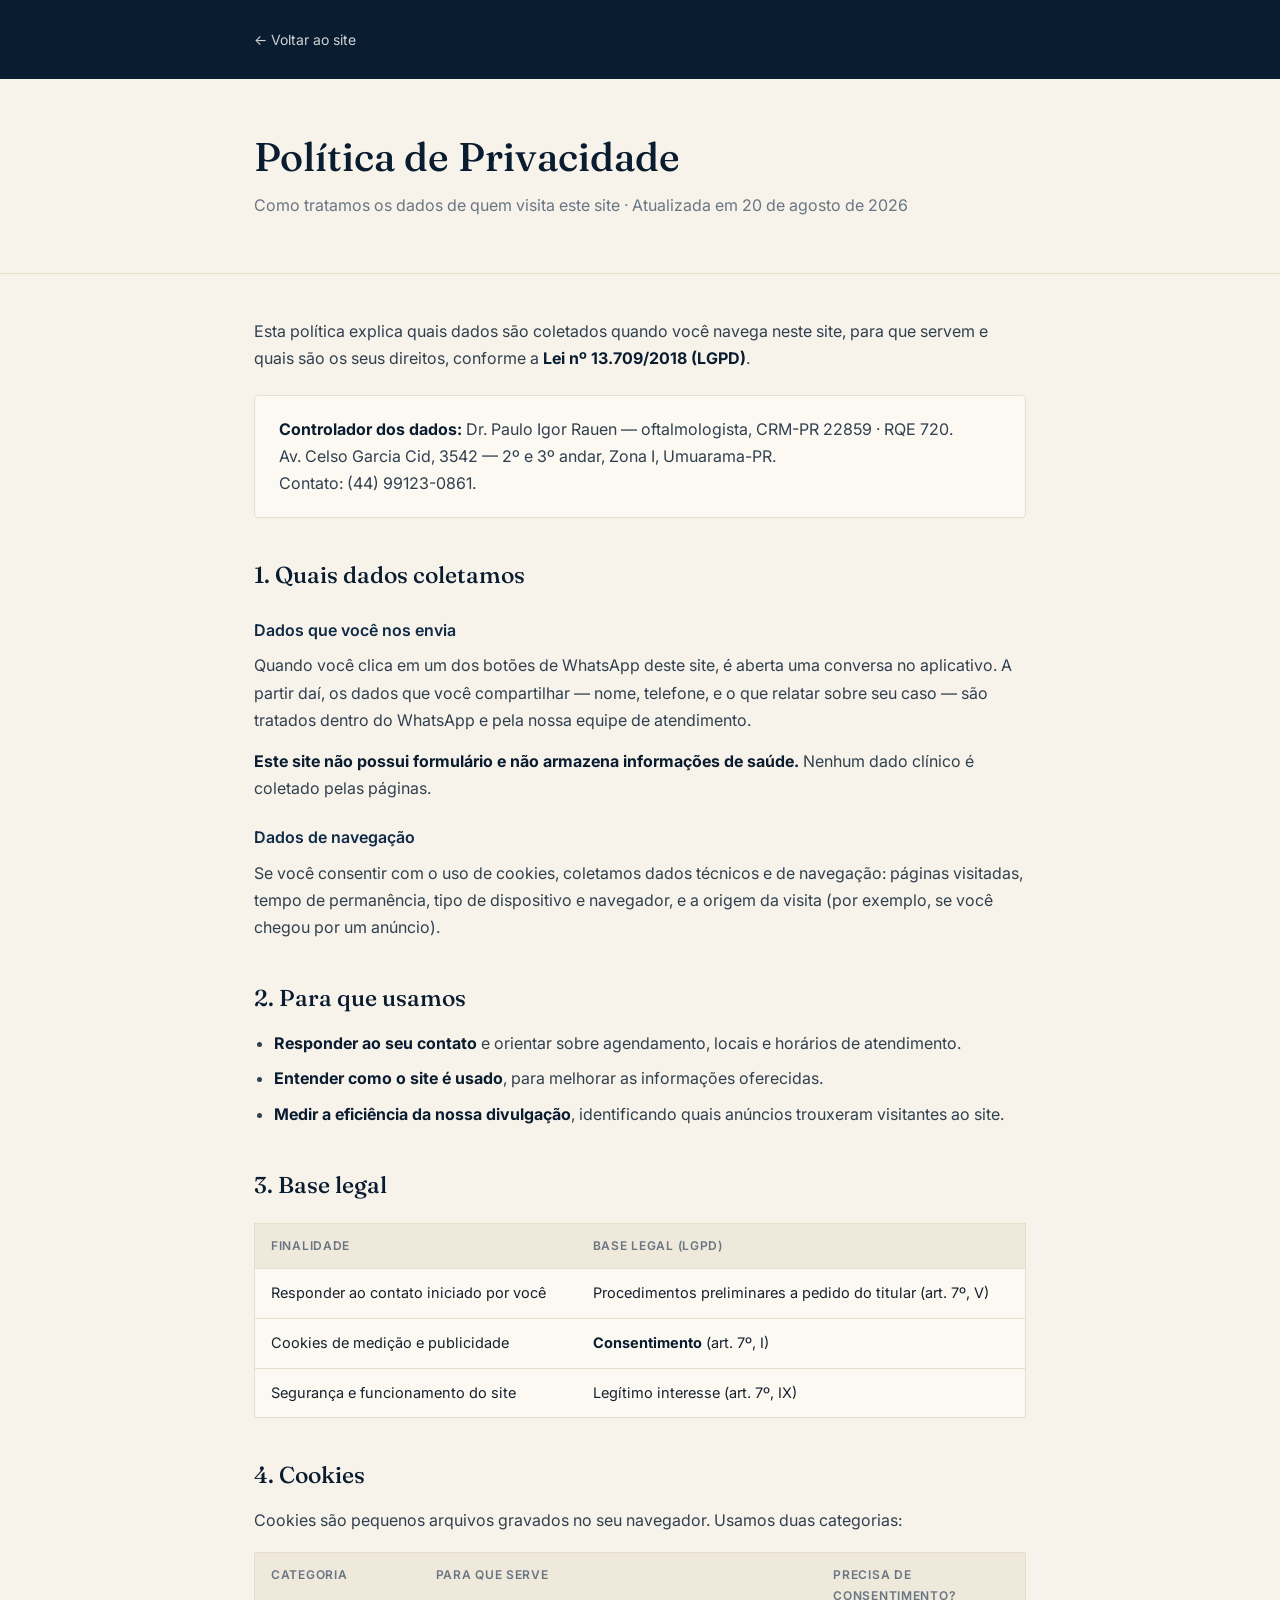
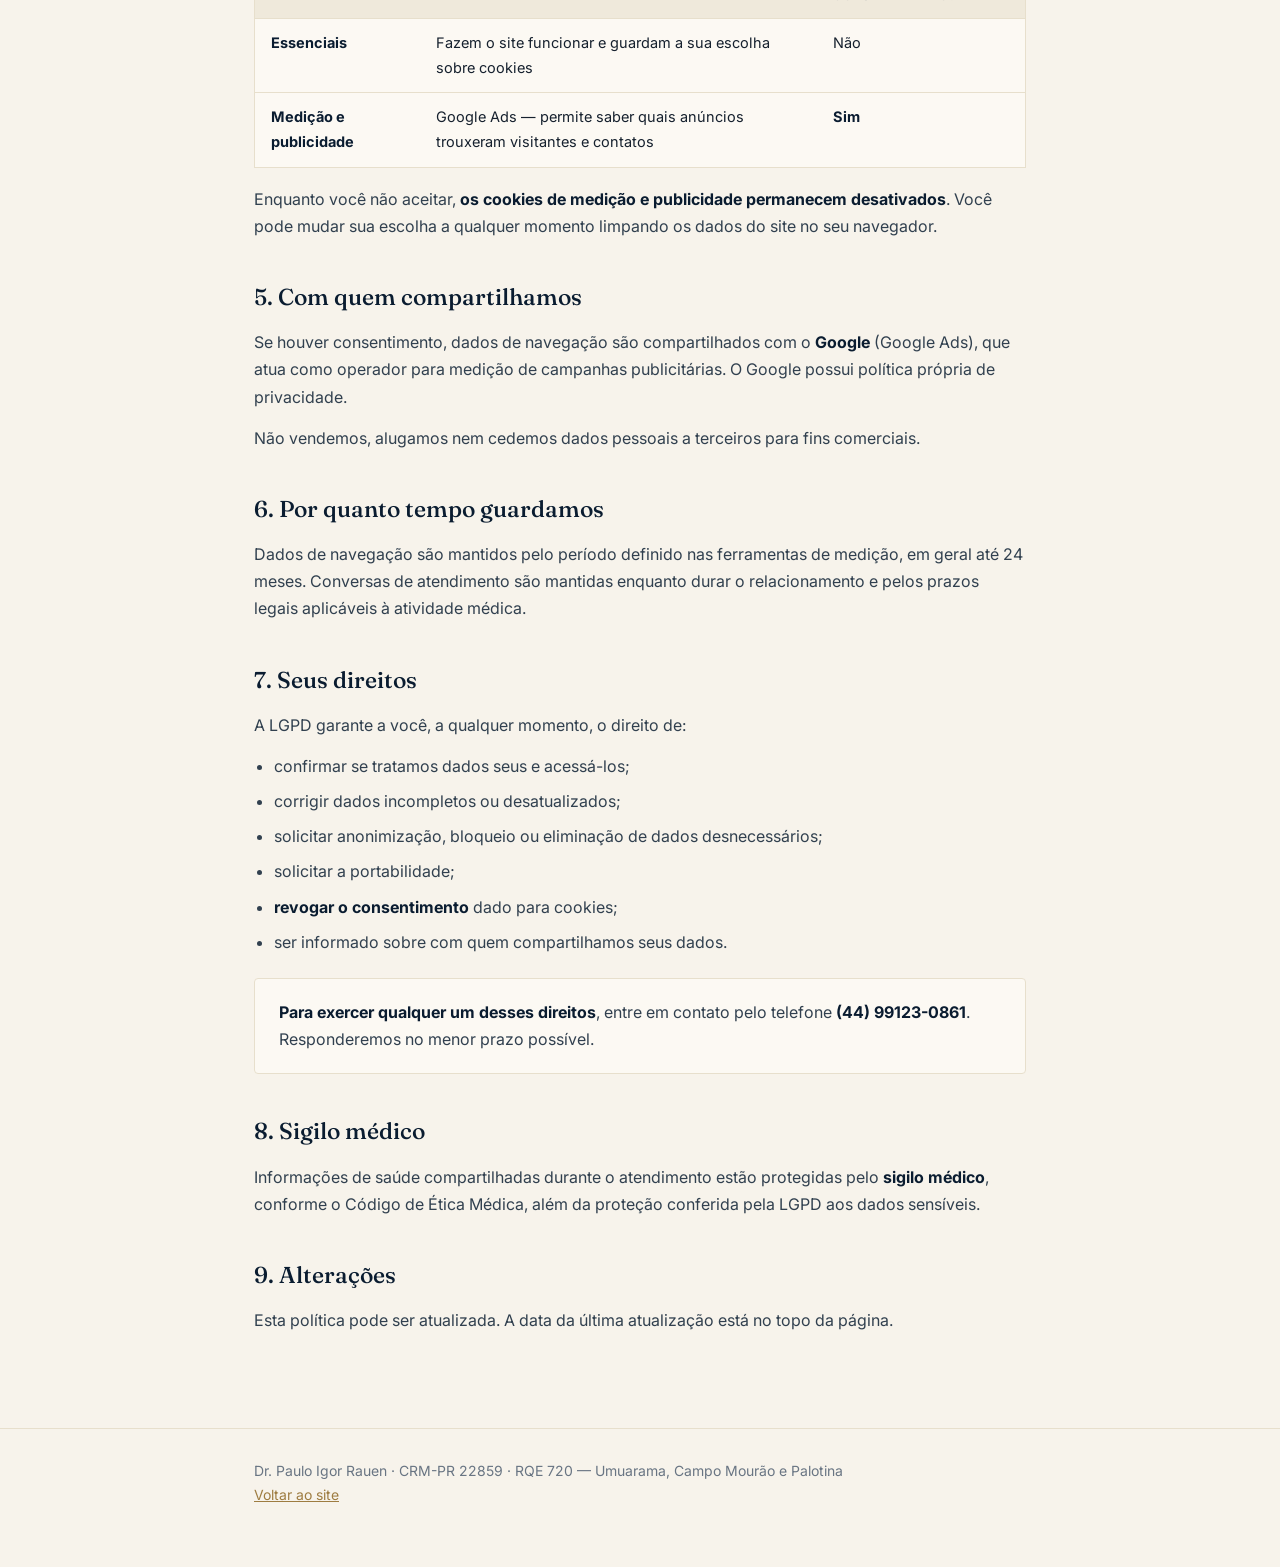
<file: politica-de-privacidade.html>
<!DOCTYPE html>
<html lang="pt-BR">
<head>
<meta charset="UTF-8">
<meta name="viewport" content="width=device-width, initial-scale=1.0">
<title>Política de Privacidade | Dr. Paulo Igor Rauen</title>
<meta name="description" content="Política de Privacidade e uso de cookies do site do Dr. Paulo Igor Rauen, oftalmologista especialista em retina, vítreo e catarata.">
<meta name="robots" content="index, follow">
<link rel="canonical" href="https://drpauloirauen.com.br/politica-de-privacidade.html">
<link rel="preconnect" href="https://fonts.googleapis.com">
<link rel="preconnect" href="https://fonts.gstatic.com" crossorigin>
<link href="https://fonts.googleapis.com/css2?family=Fraunces:ital,opsz,wght@0,9..144,300;0,9..144,400;0,9..144,500;0,9..144,600&family=Inter:wght@400;500;600;700&display=swap" rel="stylesheet">
<style>
  :root{
    --paper:#F7F3EB; --paper2:#EFE9DB; --card:#FCF9F3;
    --navy:#0A1C30; --navy2:#0F2A47; --ink:#16212E; --muted:#697583;
    --gold:#BE9A5A; --gold-d:#9E7C41; --line:#E7DFCC;
  }
  *{box-sizing:border-box;margin:0;padding:0}
  body{background:var(--paper);color:var(--ink);
    font:16px/1.7 'Inter',system-ui,-apple-system,sans-serif;-webkit-font-smoothing:antialiased}
  a{color:var(--gold-d)} a:hover{color:var(--gold)}
  .topo{background:var(--navy);color:#fff;padding:26px 0}
  .wrap{max-width:820px;margin:0 auto;padding:0 24px}
  .topo a{color:rgba(255,255,255,.8);text-decoration:none;font-size:14px}
  .topo a:hover{color:#fff}
  header.hero{padding:56px 0 40px;border-bottom:1px solid var(--line)}
  h1{font-family:'Fraunces',Georgia,serif;font-weight:500;font-size:40px;line-height:1.12;color:var(--navy);margin-bottom:12px}
  .sub{color:var(--muted);font-size:16px}
  main{padding:44px 0 80px}
  h2{font-family:'Fraunces',Georgia,serif;font-weight:500;font-size:23px;color:var(--navy);margin:38px 0 12px}
  h3{font-size:16px;font-weight:600;color:var(--navy2);margin:22px 0 8px}
  p{margin:0 0 14px;color:#31404F}
  ul{margin:0 0 16px;padding-left:20px} li{margin-bottom:8px;color:#31404F}
  strong{color:var(--navy)}
  .box{background:var(--card);border:1px solid var(--line);border-radius:4px;padding:20px 24px;margin:22px 0}
  .box p:last-child{margin-bottom:0}
  table{width:100%;border-collapse:collapse;margin:18px 0;font-size:14.5px;background:var(--card);border:1px solid var(--line)}
  th,td{text-align:left;padding:12px 16px;border-bottom:1px solid var(--line);vertical-align:top}
  th{background:var(--paper2);font-size:12px;text-transform:uppercase;letter-spacing:.06em;color:var(--muted);font-weight:600}
  tr:last-child td{border-bottom:none}
  footer{border-top:1px solid var(--line);padding:30px 0 60px;color:var(--muted);font-size:14px}
  @media(max-width:640px){h1{font-size:30px}}
</style>
</head>
<body>

<div class="topo"><div class="wrap"><a href="/">&larr; Voltar ao site</a></div></div>

<header class="hero"><div class="wrap">
  <h1>Política de Privacidade</h1>
  <p class="sub">Como tratamos os dados de quem visita este site · Atualizada em 20 de agosto de 2026</p>
</div></header>

<main><div class="wrap">

<p>Esta política explica quais dados são coletados quando você navega neste site, para que servem e quais são os seus direitos, conforme a <strong>Lei nº 13.709/2018 (LGPD)</strong>.</p>

<div class="box">
  <p><strong>Controlador dos dados:</strong> Dr. Paulo Igor Rauen — oftalmologista, CRM-PR 22859 · RQE 720.<br>
  Av. Celso Garcia Cid, 3542 — 2º e 3º andar, Zona I, Umuarama-PR.<br>
  Contato: (44) 99123-0861.</p>
</div>

<h2>1. Quais dados coletamos</h2>

<h3>Dados que você nos envia</h3>
<p>Quando você clica em um dos botões de WhatsApp deste site, é aberta uma conversa no aplicativo. A partir daí, os dados que você compartilhar — nome, telefone, e o que relatar sobre seu caso — são tratados dentro do WhatsApp e pela nossa equipe de atendimento.</p>
<p><strong>Este site não possui formulário e não armazena informações de saúde.</strong> Nenhum dado clínico é coletado pelas páginas.</p>

<h3>Dados de navegação</h3>
<p>Se você consentir com o uso de cookies, coletamos dados técnicos e de navegação: páginas visitadas, tempo de permanência, tipo de dispositivo e navegador, e a origem da visita (por exemplo, se você chegou por um anúncio).</p>

<h2>2. Para que usamos</h2>
<ul>
  <li><strong>Responder ao seu contato</strong> e orientar sobre agendamento, locais e horários de atendimento.</li>
  <li><strong>Entender como o site é usado</strong>, para melhorar as informações oferecidas.</li>
  <li><strong>Medir a eficiência da nossa divulgação</strong>, identificando quais anúncios trouxeram visitantes ao site.</li>
</ul>

<h2>3. Base legal</h2>
<table>
  <thead><tr><th>Finalidade</th><th>Base legal (LGPD)</th></tr></thead>
  <tbody>
    <tr><td>Responder ao contato iniciado por você</td><td>Procedimentos preliminares a pedido do titular (art. 7º, V)</td></tr>
    <tr><td>Cookies de medição e publicidade</td><td><strong>Consentimento</strong> (art. 7º, I)</td></tr>
    <tr><td>Segurança e funcionamento do site</td><td>Legítimo interesse (art. 7º, IX)</td></tr>
  </tbody>
</table>

<h2>4. Cookies</h2>
<p>Cookies são pequenos arquivos gravados no seu navegador. Usamos duas categorias:</p>
<table>
  <thead><tr><th>Categoria</th><th>Para que serve</th><th>Precisa de consentimento?</th></tr></thead>
  <tbody>
    <tr><td><strong>Essenciais</strong></td><td>Fazem o site funcionar e guardam a sua escolha sobre cookies</td><td>Não</td></tr>
    <tr><td><strong>Medição e publicidade</strong></td><td>Google Ads — permite saber quais anúncios trouxeram visitantes e contatos</td><td><strong>Sim</strong></td></tr>
  </tbody>
</table>
<p>Enquanto você não aceitar, <strong>os cookies de medição e publicidade permanecem desativados</strong>. Você pode mudar sua escolha a qualquer momento limpando os dados do site no seu navegador.</p>

<h2>5. Com quem compartilhamos</h2>
<p>Se houver consentimento, dados de navegação são compartilhados com o <strong>Google</strong> (Google Ads), que atua como operador para medição de campanhas publicitárias. O Google possui política própria de privacidade.</p>
<p>Não vendemos, alugamos nem cedemos dados pessoais a terceiros para fins comerciais.</p>

<h2>6. Por quanto tempo guardamos</h2>
<p>Dados de navegação são mantidos pelo período definido nas ferramentas de medição, em geral até 24 meses. Conversas de atendimento são mantidas enquanto durar o relacionamento e pelos prazos legais aplicáveis à atividade médica.</p>

<h2>7. Seus direitos</h2>
<p>A LGPD garante a você, a qualquer momento, o direito de:</p>
<ul>
  <li>confirmar se tratamos dados seus e acessá-los;</li>
  <li>corrigir dados incompletos ou desatualizados;</li>
  <li>solicitar anonimização, bloqueio ou eliminação de dados desnecessários;</li>
  <li>solicitar a portabilidade;</li>
  <li><strong>revogar o consentimento</strong> dado para cookies;</li>
  <li>ser informado sobre com quem compartilhamos seus dados.</li>
</ul>

<div class="box">
  <p><strong>Para exercer qualquer um desses direitos</strong>, entre em contato pelo telefone <strong>(44) 99123-0861</strong>. Responderemos no menor prazo possível.</p>
</div>

<h2>8. Sigilo médico</h2>
<p>Informações de saúde compartilhadas durante o atendimento estão protegidas pelo <strong>sigilo médico</strong>, conforme o Código de Ética Médica, além da proteção conferida pela LGPD aos dados sensíveis.</p>

<h2>9. Alterações</h2>
<p>Esta política pode ser atualizada. A data da última atualização está no topo da página.</p>

</div></main>

<footer><div class="wrap">
  Dr. Paulo Igor Rauen · CRM-PR 22859 · RQE 720 — Umuarama, Campo Mourão e Palotina<br>
  <a href="/">Voltar ao site</a>
</div></footer>

</body>
</html>
</file>
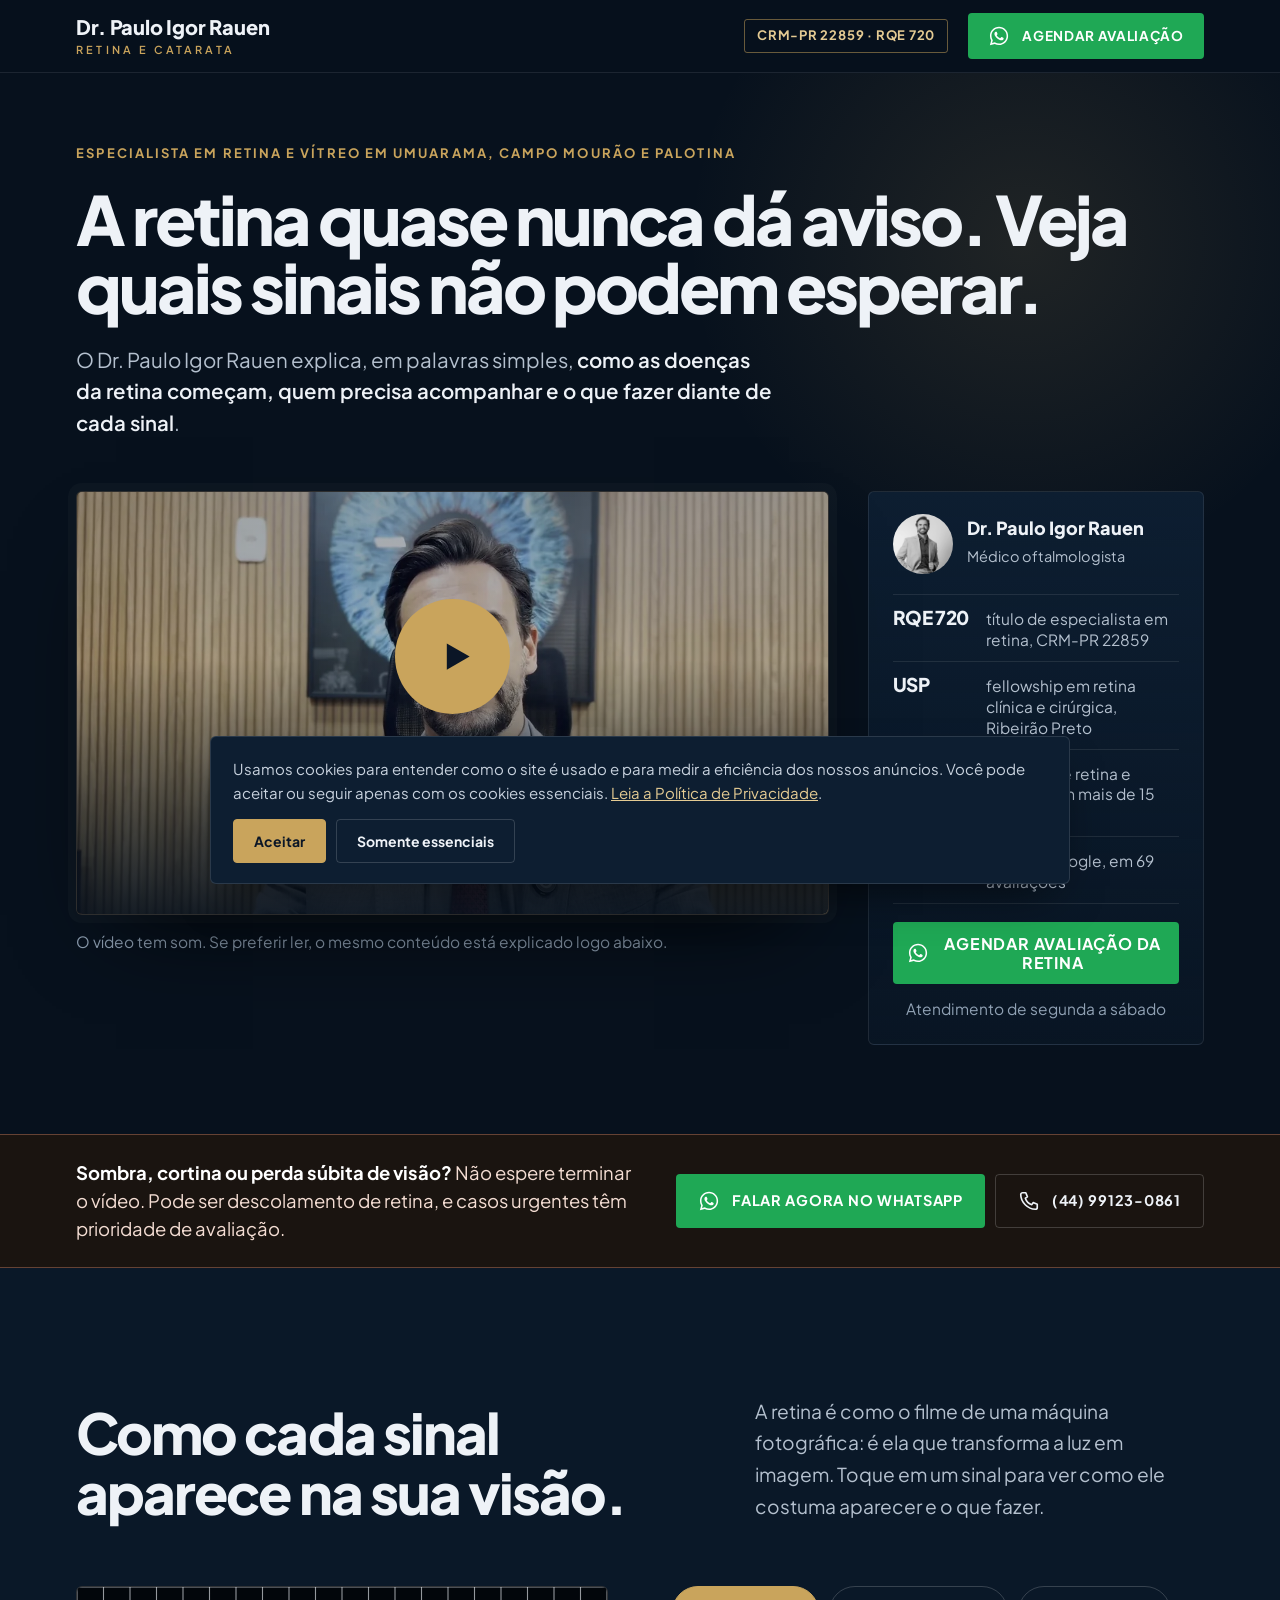
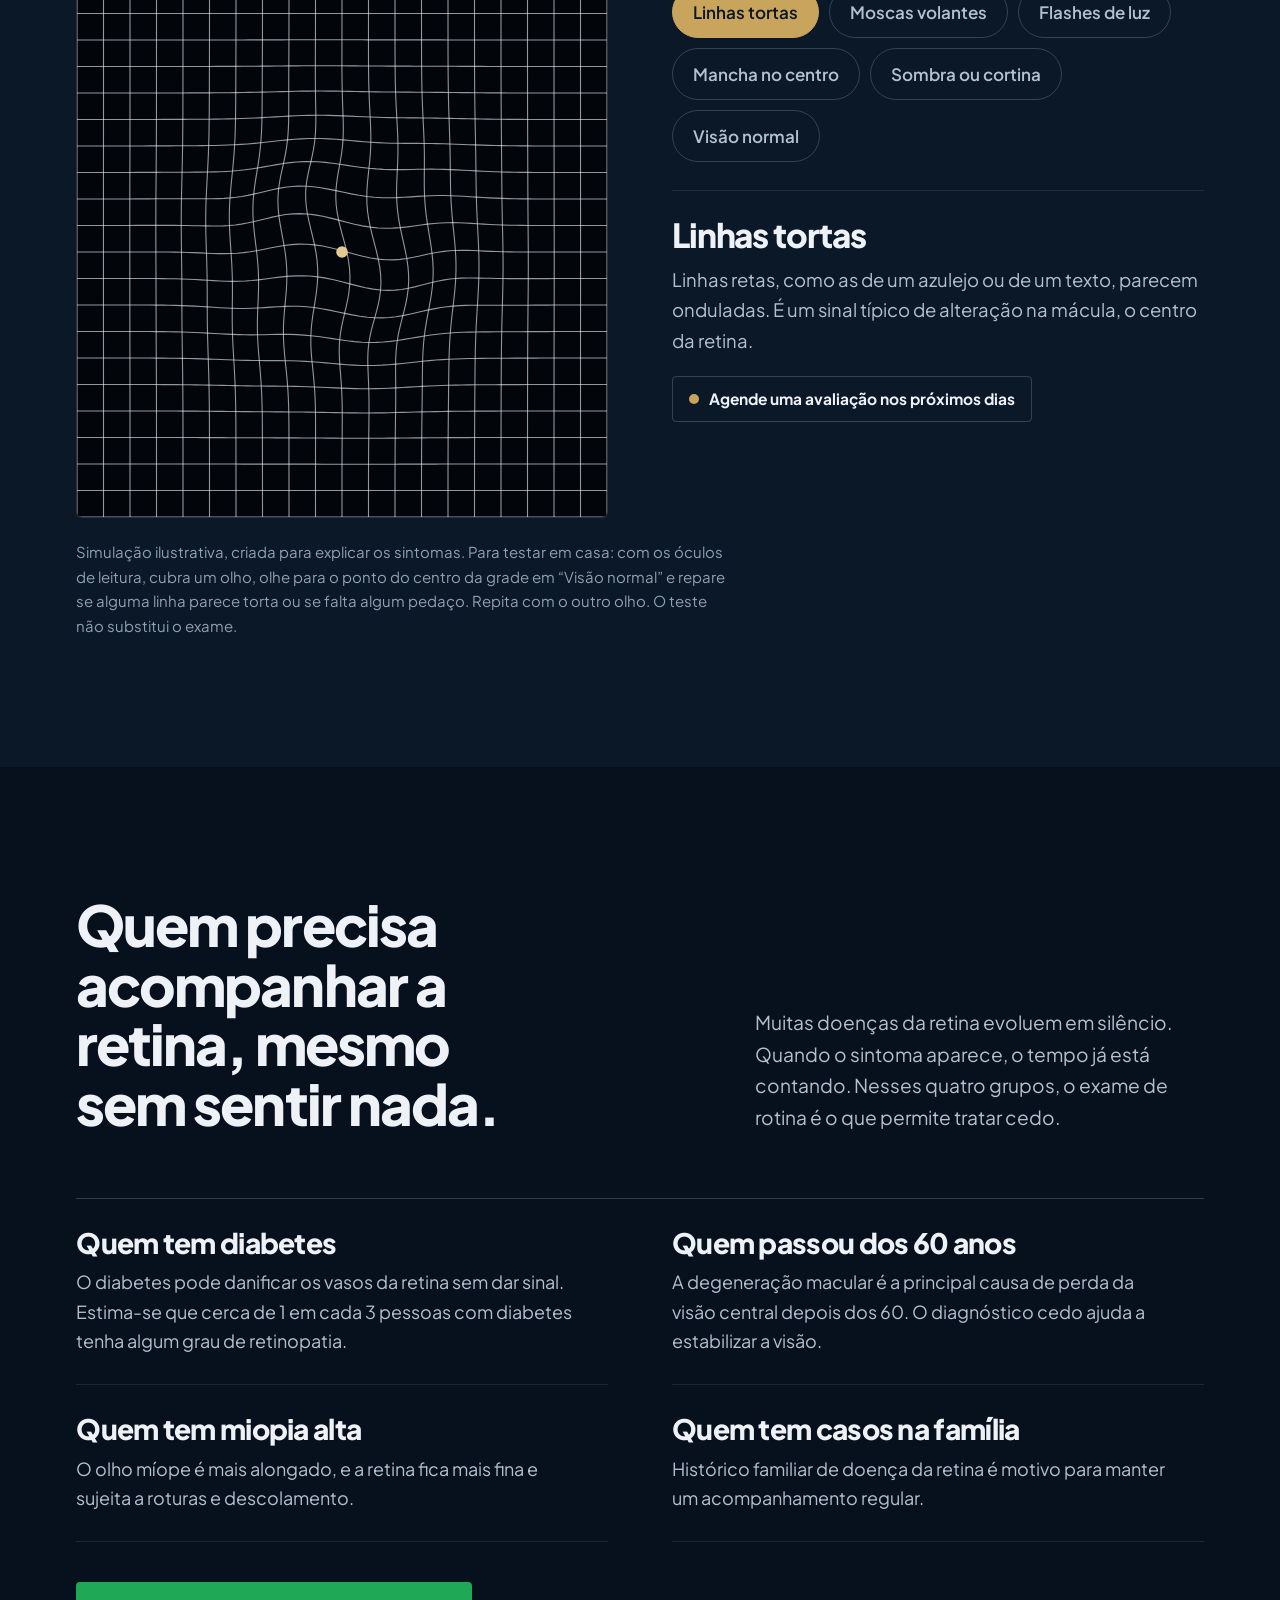
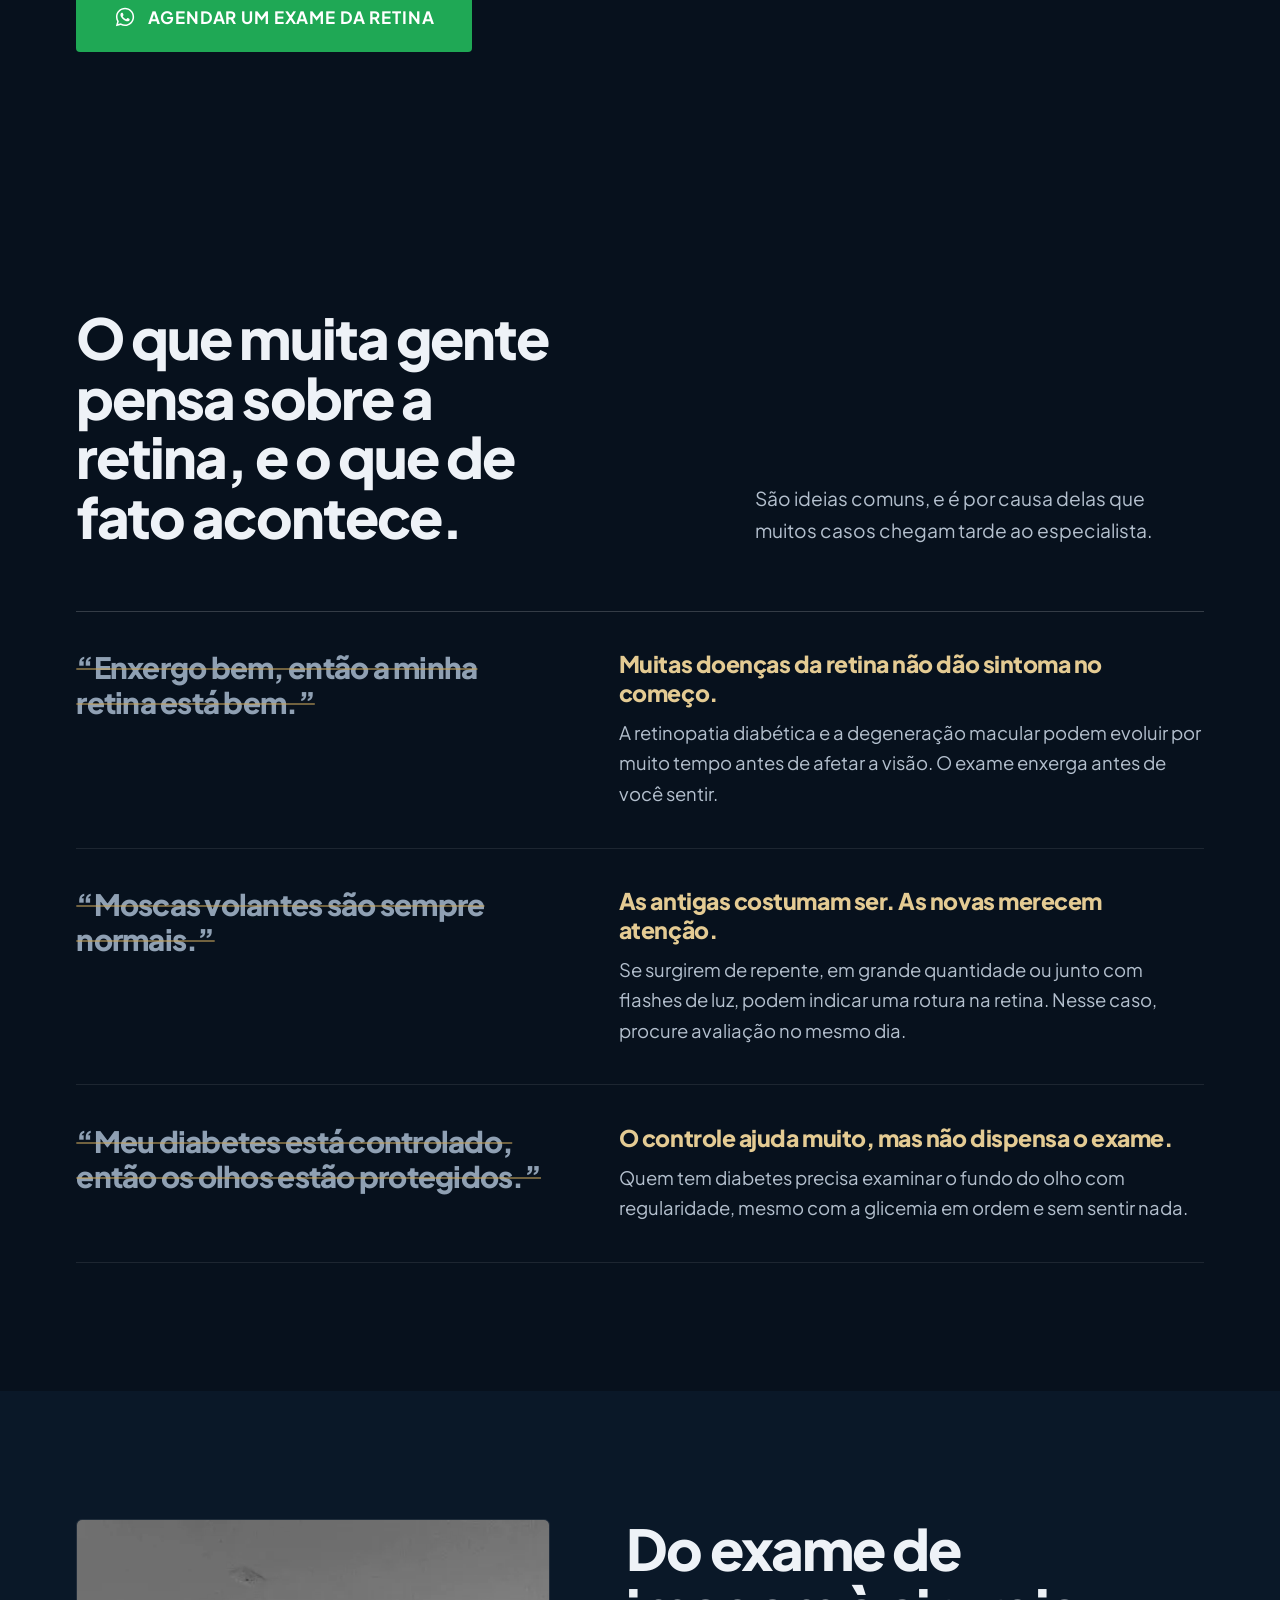
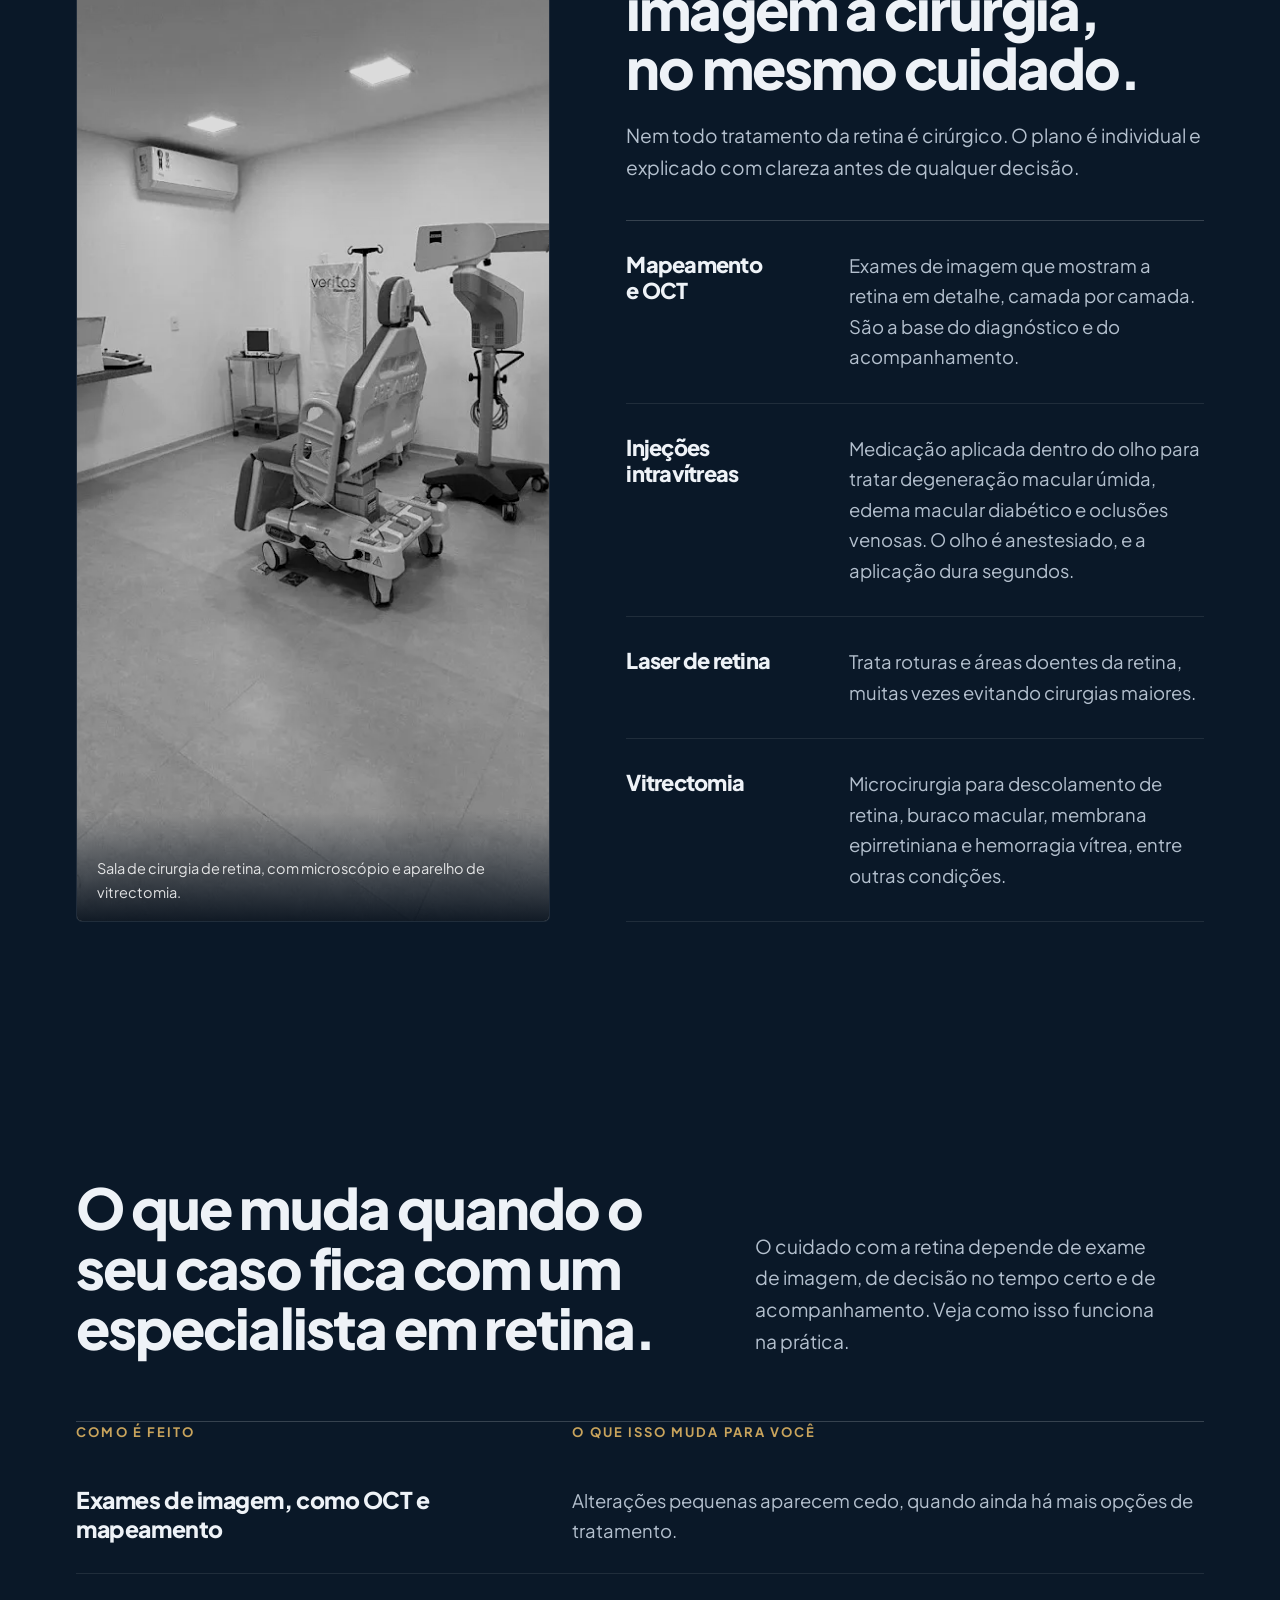
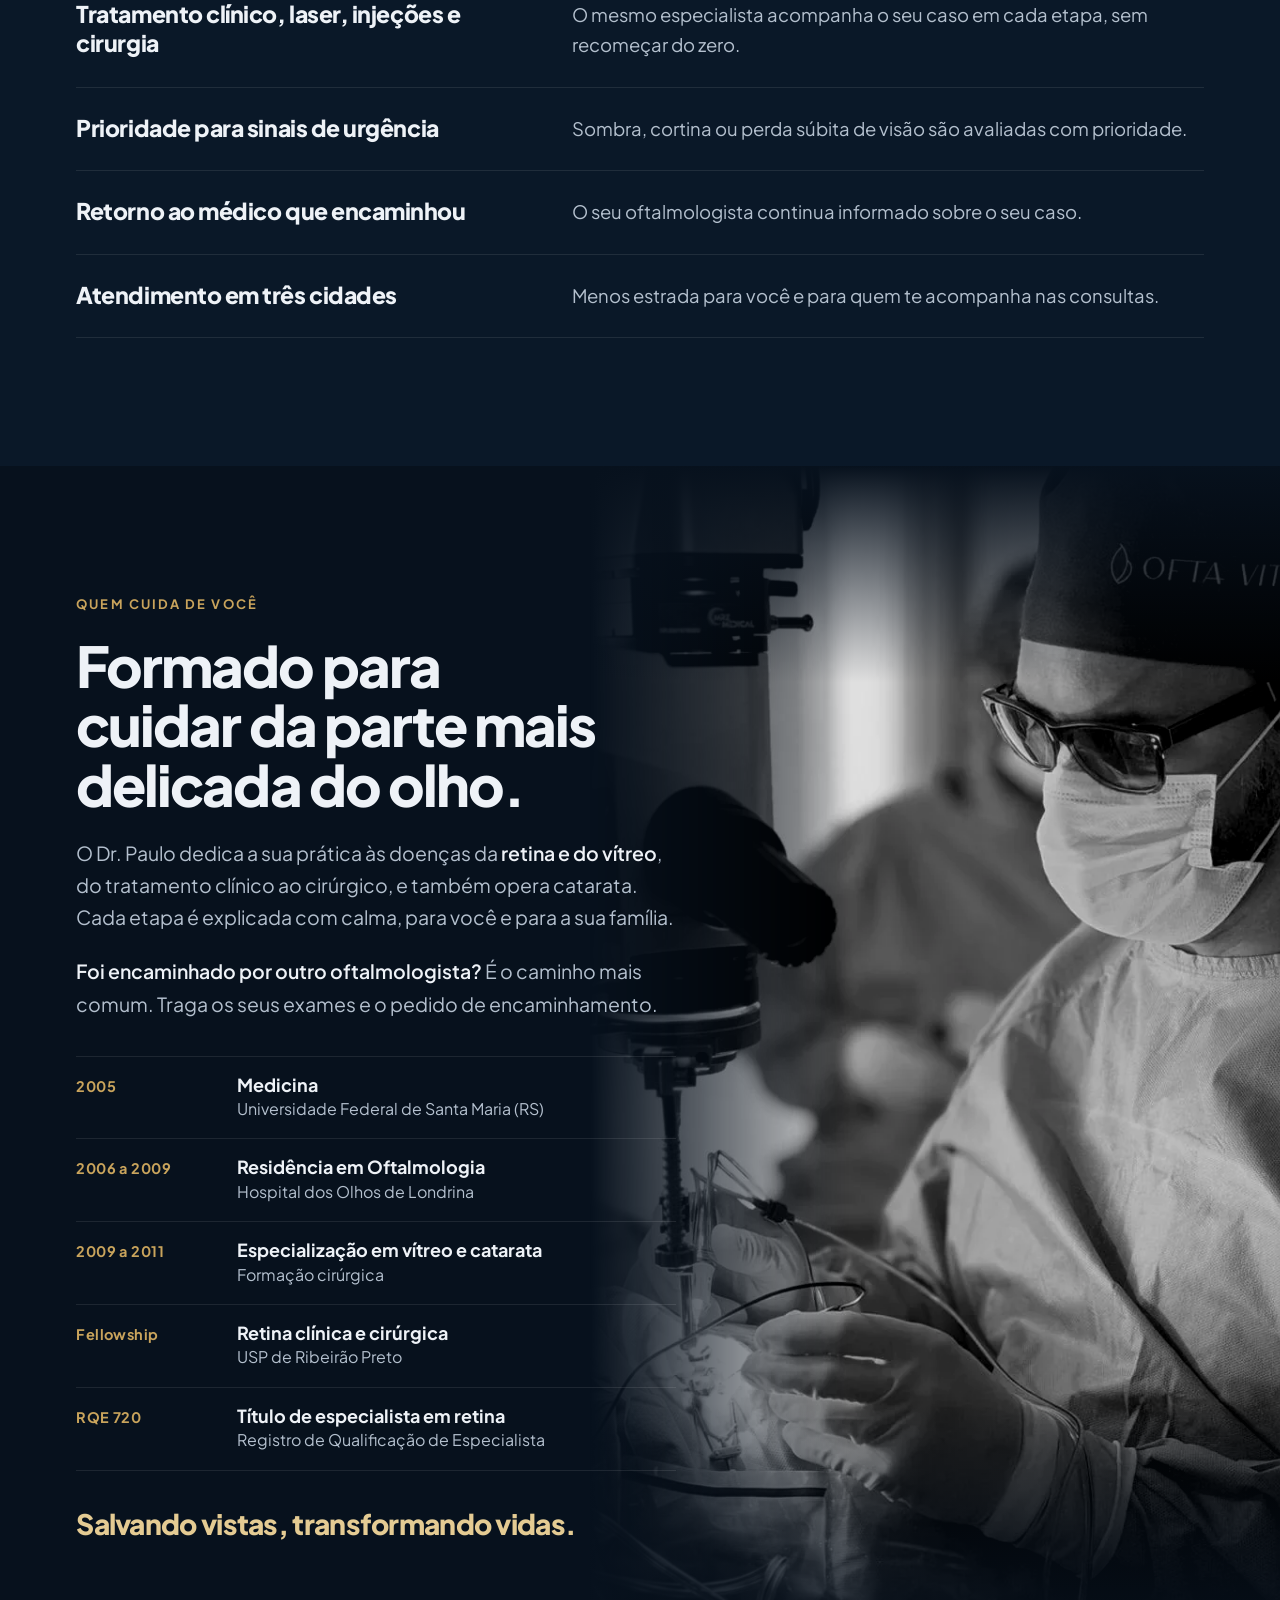
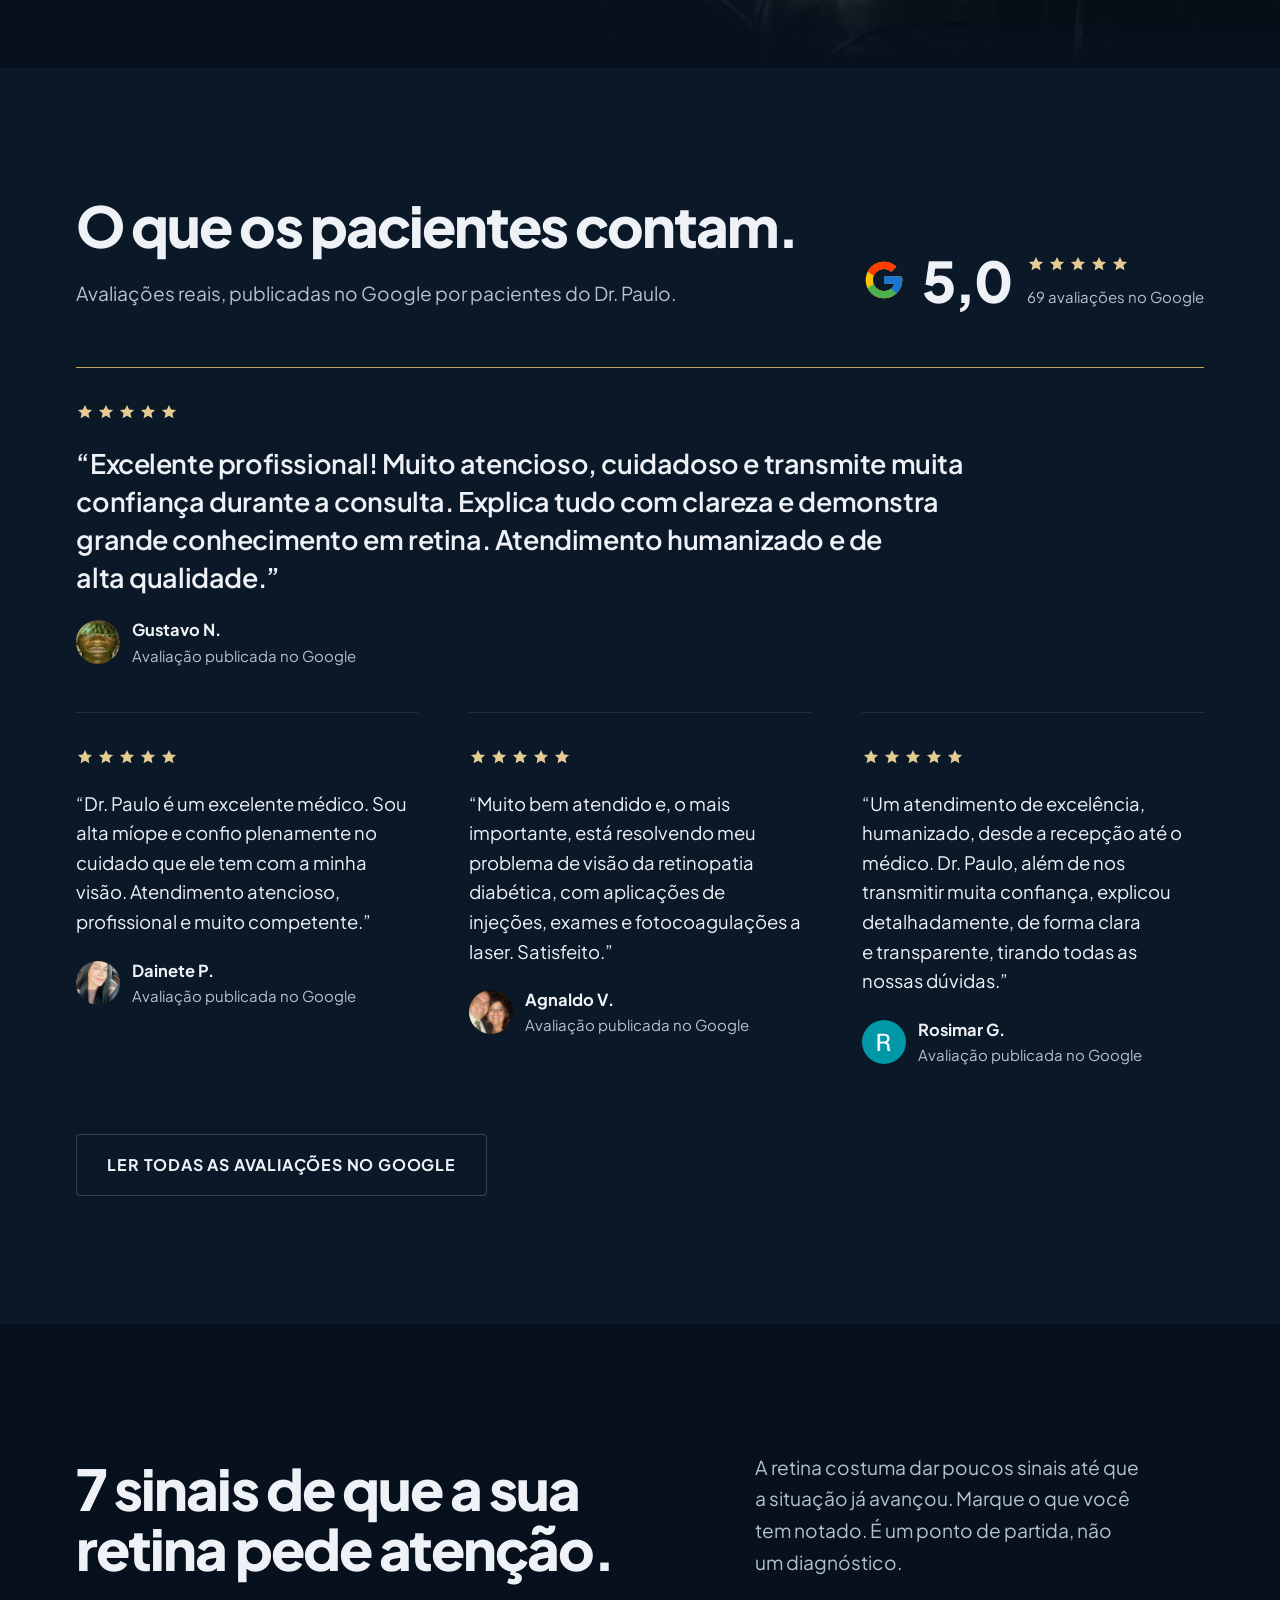
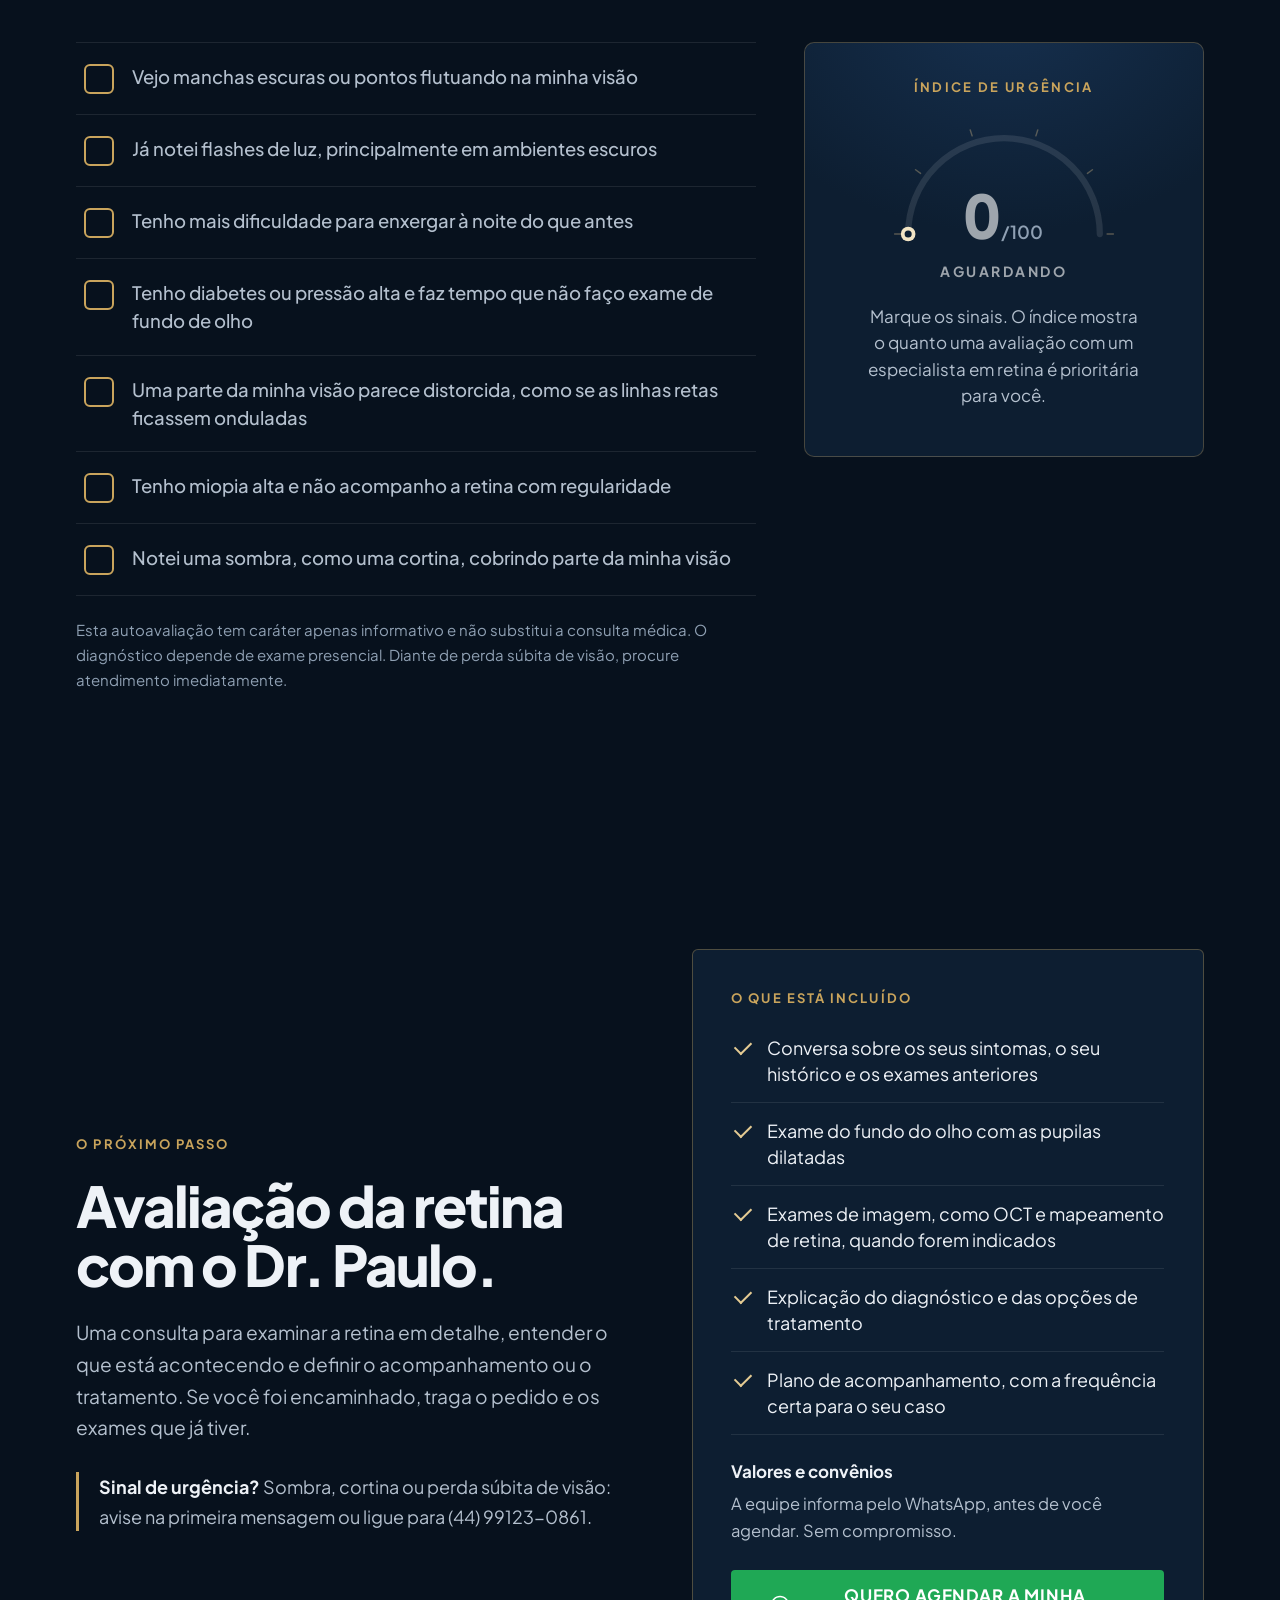
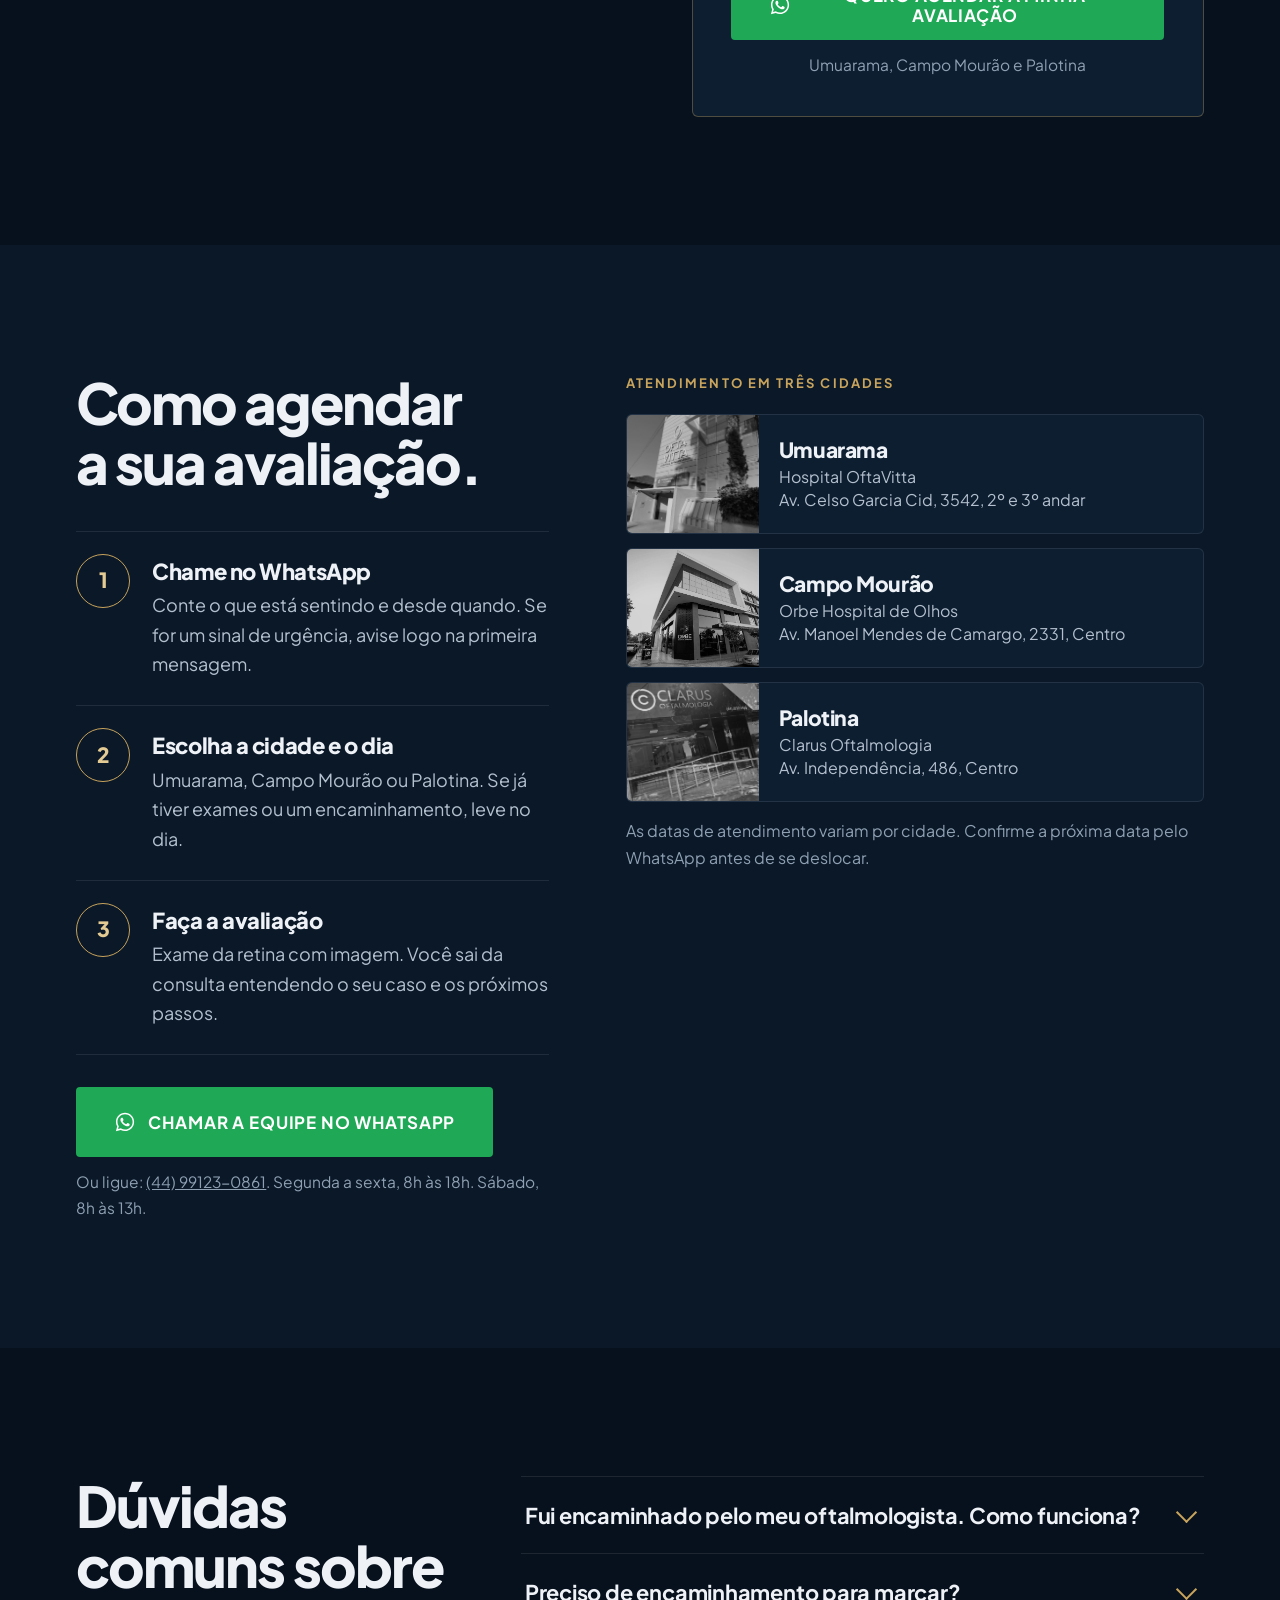
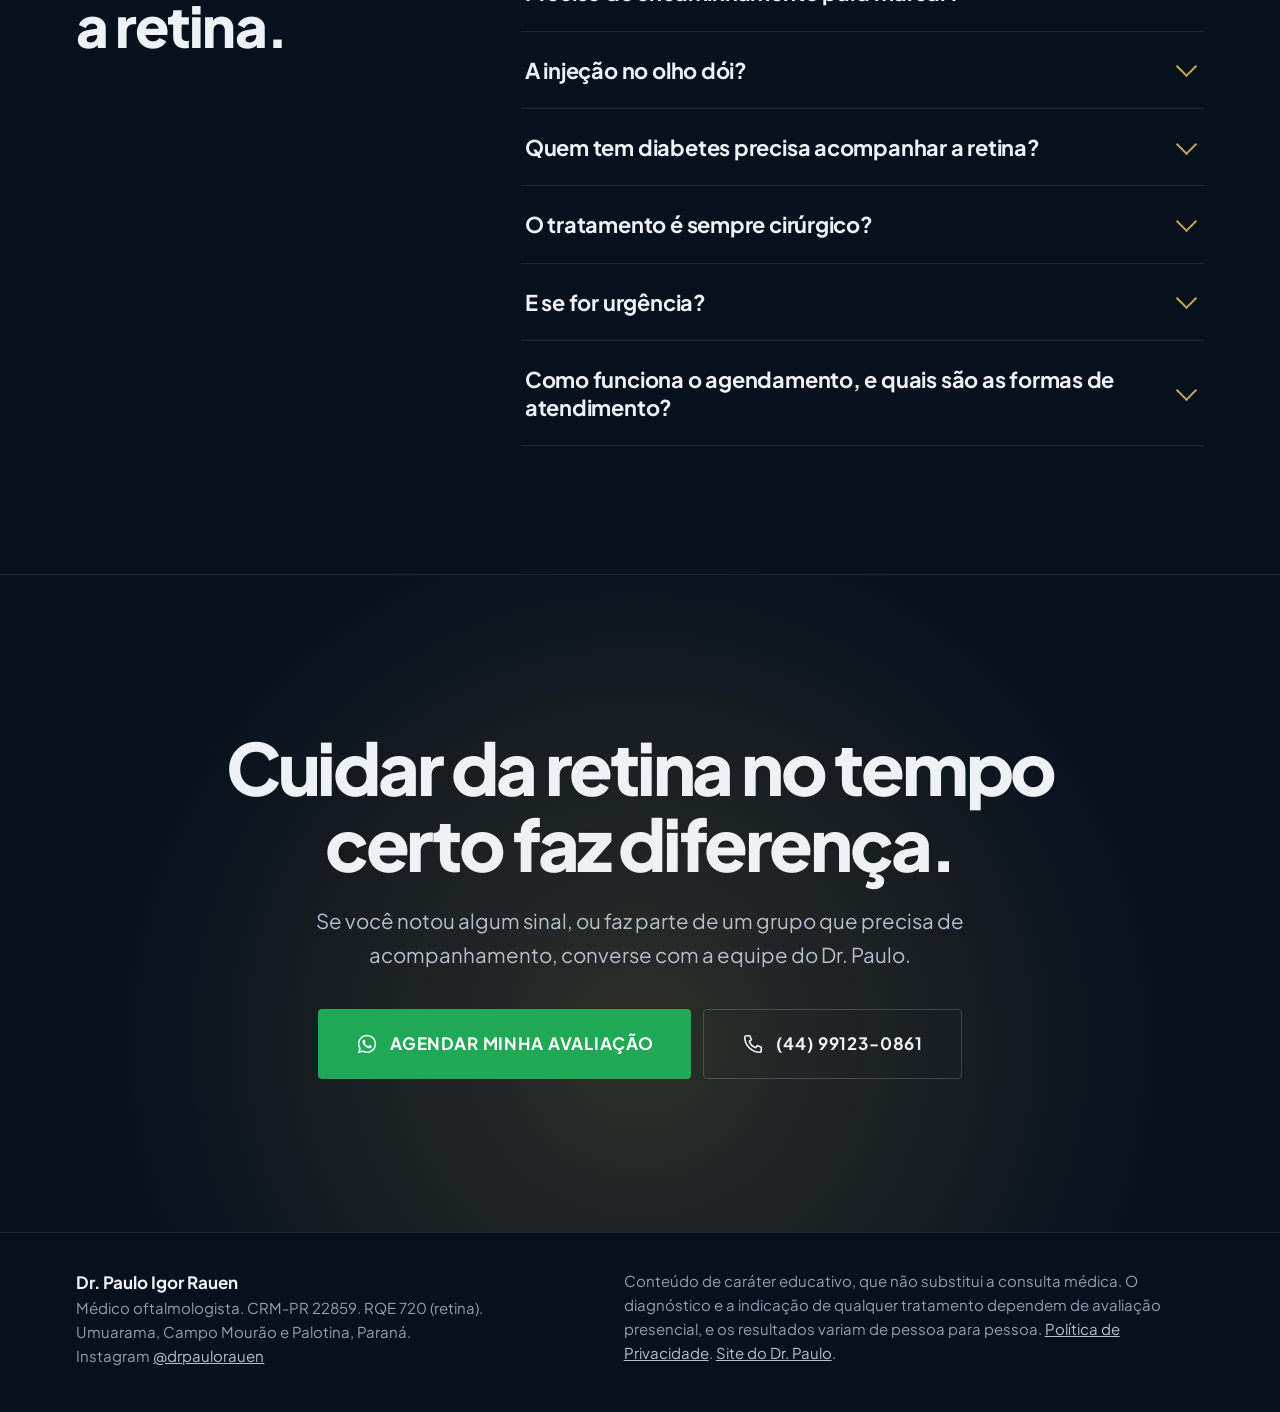
<file: retina.html>
<!DOCTYPE html>
<html lang="pt-BR">
<head>
<meta charset="utf-8">
<meta name="viewport" content="width=device-width, initial-scale=1, viewport-fit=cover">
<title>Retina: os sinais que não podem esperar | Dr. Paulo Igor Rauen</title>
<meta name="description" content="O Dr. Paulo Igor Rauen, especialista em retina (RQE 720), explica os sinais de alerta e quem precisa acompanhar a retina. Umuarama, Campo Mourão e Palotina. CRM-PR 22859.">
<meta name="robots" content="index, follow">
<meta name="theme-color" content="#07111D">
<link rel="preconnect" href="https://fonts.googleapis.com">
<link rel="preconnect" href="https://fonts.gstatic.com" crossorigin>
<link rel="preload" as="image" href="dr-paulo-video-capa.webp" fetchpriority="high">
<link href="https://fonts.googleapis.com/css2?family=Plus+Jakarta+Sans:wght@400;500;600;700;800&display=swap" rel="stylesheet">
<link rel="stylesheet" href="vsl.css">
<script async src="https://www.googletagmanager.com/gtag/js?id=AW-17891030224"></script>
<script>
  if (/[?&]shot/.test(location.search)) document.documentElement.classList.add('shot');
  window.dataLayer = window.dataLayer || [];
  function gtag(){dataLayer.push(arguments);}
  /* LGPD: nada é rastreado antes do aceite */
  gtag('consent','default',{'ad_storage':'denied','ad_user_data':'denied','ad_personalization':'denied','analytics_storage':'denied','wait_for_update':500});
  try{ if (localStorage.getItem('dpr_cookies') === 'aceito') gtag('consent','update',{'ad_storage':'granted','ad_user_data':'granted','ad_personalization':'granted','analytics_storage':'granted'}); }catch(e){}
  gtag('js', new Date());
  gtag('config','AW-17891030224');
  /* RASTREAMENTO: preencher os IDs quando houver. Vazio = não carrega nada. */
  window.VSL_IDS = { ga4: '', metaPixel: '' };
  window.vslCarregarTags = function(){
    var I = window.VSL_IDS;
    if (I.ga4 && !window.vslGa4) { window.vslGa4 = 1; var g = document.createElement('script'); g.async = 1; g.src = 'https://www.googletagmanager.com/gtag/js?id=' + I.ga4; document.head.appendChild(g); gtag('config', I.ga4); }
    if (I.metaPixel && !window.fbq) {
      !function(f,b,e,v,n,t,s){if(f.fbq)return;n=f.fbq=function(){n.callMethod?n.callMethod.apply(n,arguments):n.queue.push(arguments)};if(!f._fbq)f._fbq=n;n.push=n;n.loaded=!0;n.version='2.0';n.queue=[];t=b.createElement(e);t.async=!0;t.src=v;s=b.getElementsByTagName(e)[0];s.parentNode.insertBefore(t,s)}(window,document,'script','https://connect.facebook.net/en_US/fbevents.js');
      fbq('init', I.metaPixel); fbq('track', 'PageView');
    }
  };
  try{ if (localStorage.getItem('dpr_cookies') === 'aceito') window.vslCarregarTags(); }catch(e){}
</script>
</head>
<body>
<a class="skip" href="#conteudo">Ir para o conteúdo</a>
<svg width="0" height="0" style="position:absolute" aria-hidden="true">
  <symbol id="i-wa" viewBox="0 0 24 24"><path fill="currentColor" d="M12.04 2C6.58 2 2.13 6.45 2.13 11.91c0 1.75.46 3.45 1.32 4.95L2.05 22l5.25-1.38a9.9 9.9 0 0 0 4.74 1.21c5.46 0 9.91-4.45 9.91-9.91S17.5 2 12.04 2Zm0 18.15a8.2 8.2 0 0 1-4.19-1.15l-.3-.18-3.12.82.83-3.04-.2-.31a8.2 8.2 0 0 1-1.26-4.38c0-4.54 3.7-8.24 8.24-8.24 4.54 0 8.24 3.7 8.24 8.24 0 4.54-3.7 8.24-8.24 8.24Zm4.52-6.16c-.25-.12-1.47-.72-1.69-.81-.23-.08-.39-.12-.56.12-.17.25-.64.81-.78.97-.14.17-.29.19-.54.06-.25-.12-1.05-.39-1.99-1.23-.74-.66-1.23-1.47-1.38-1.72-.14-.25-.02-.38.11-.51.11-.11.25-.29.37-.43.12-.14.17-.25.25-.41.08-.17.04-.31-.02-.43-.06-.12-.56-1.34-.76-1.84-.2-.48-.41-.42-.56-.43h-.48c-.17 0-.43.06-.66.31-.23.25-.86.85-.86 2.07 0 1.22.89 2.4 1.01 2.56.12.17 1.75 2.67 4.23 3.74.59.26 1.05.41 1.41.52.59.19 1.13.16 1.56.1.48-.07 1.47-.6 1.67-1.18.21-.58.21-1.07.14-1.18-.06-.1-.22-.16-.47-.29Z"/></symbol>
  <symbol id="i-tel" viewBox="0 0 24 24"><path fill="none" stroke="currentColor" stroke-width="1.8" stroke-linecap="round" stroke-linejoin="round" d="M5 3h3.5l1.8 4.5-2.3 1.4a11 11 0 0 0 7.1 7.1l1.4-2.3L21 15.5V19a2 2 0 0 1-2 2C10.700 21 3 13.3 3 5a2 2 0 0 1 2-2Z"/></symbol>
  <symbol id="i-st" viewBox="0 0 24 24"><path fill="currentColor" d="m12 2.5 2.9 6 6.6.8-4.9 4.5 1.3 6.5L12 17l-5.9 3.3 1.3-6.5L2.5 9.3l6.6-.8z"/></symbol>
  <symbol id="i-g" viewBox="0 0 48 48"><path fill="#FFC107" d="M43.6 20.5H42V20H24v8h11.3C33.7 32.7 29.2 36 24 36c-6.6 0-12-5.4-12-12s5.4-12 12-12c3.1 0 5.8 1.2 7.9 3.1l5.7-5.7C34 6.1 29.3 4 24 4 12.9 4 4 12.9 4 24s8.9 20 20 20 20-8.9 20-20c0-1.300-.1-2.400-.4-3.500z"/><path fill="#FF3D00" d="m6.3 14.7 6.6 4.8C14.7 15.1 19 12 24 12c3.1 0 5.8 1.2 7.9 3.1l5.7-5.7C34 6.1 29.3 4 24 4 16.3 4 9.7 8.3 6.3 14.7z"/><path fill="#4CAF50" d="M24 44c5.2 0 9.9-2 13.4-5.2l-6.2-5.2C29.2 35.1 26.7 36 24 36c-5.2 0-9.600-3.300-11.300-7.900l-6.500 5C9.5 39.6 16.2 44 24 44z"/><path fill="#1976D2" d="M43.6 20.5H42V20H24v8h11.3c-.8 2.2-2.2 4.2-4.100 5.600l6.200 5.200C37 39.2 44 34 44 24c0-1.300-.1-2.400-.4-3.500z"/></symbol>
</svg>
<header class="top">
  <div class="wrap">
    <div class="brand"><b>Dr. Paulo Igor Rauen</b><span>Retina e catarata</span></div>
    <span class="crm">CRM-PR 22859 · RQE 720</span>
    <a class="btn wa wa-link" href="#"><svg aria-hidden="true"><use href="#i-wa"/></svg>Agendar avaliação</a>
  </div>
</header>
<main id="conteudo">

<section class="hero" aria-labelledby="h1">
  <div class="wrap">
    <span class="tag">Especialista em retina e vítreo em Umuarama, Campo Mourão e Palotina</span>
    <h1 id="h1">A retina quase nunca dá aviso. Veja quais sinais não podem esperar.</h1>
    <p class="sub">O Dr. Paulo Igor Rauen explica, em palavras simples, <b>como as doenças da retina começam, quem precisa acompanhar e o que fazer diante de cada sinal</b>.</p>
    <div class="stage">
      <div>
      <div class="player" id="vplayer">
        <img src="dr-paulo-video-capa.webp" width="1280" height="720" alt="" fetchpriority="high">
        <video id="vsl" playsinline preload="none" controls aria-label="Vídeo do Dr. Paulo Igor Rauen"></video>
        <button class="play" id="vbtn" type="button">
          <i><svg viewBox="0 0 24 24" aria-hidden="true"><path d="M6 4l14 8-14 8z"/></svg></i>
          <span><b>Toque para assistir</b><small id="vrot"></small></span>
        </button>
        <div class="fimcard">
          <b>Ficou com alguma dúvida? A equipe do Dr. Paulo responde pelo WhatsApp.</b>
          <a class="btn wa wa-link" href="#"><svg aria-hidden="true"><use href="#i-wa"/></svg>Falar com a equipe</a>
          <button type="button" id="vdenovo">Assistir de novo</button>
        </div>
      </div>
      <p class="vnota">O vídeo tem som. Se preferir ler, o mesmo conteúdo está explicado logo abaixo.</p>
      </div>
      <aside class="aside" aria-label="Quem fala no vídeo">
        <div class="quem">
          <img src="dr-paulo-hero.webp" width="60" height="60" alt="">
          <div><b>Dr. Paulo Igor Rauen</b><span>Médico oftalmologista</span></div>
        </div>
        <ul class="fatos">
          <li><b>RQE 720</b><span>título de especialista em retina, CRM-PR 22859</span></li>
          <li><b>USP</b><span>fellowship em retina clínica e cirúrgica, Ribeirão Preto</span></li>
          <li><b>+15 mil</b><span>cirurgias de retina e catarata em mais de 15 anos</span></li>
          <li><b>5,0 <span class="st" aria-hidden="true">★</span></b><span>nota no Google, em 69 avaliações</span></li>
        </ul>
        <a class="btn wa wa-link" href="#"><svg aria-hidden="true"><use href="#i-wa"/></svg>Agendar avaliação da retina</a>
        <span class="sub-cta">Atendimento de segunda a sábado</span>
      </aside>
    </div>
  </div>
</section>

<div class="urg" role="region" aria-label="Urgência">
  <div class="wrap">
    <p><b>Sombra, cortina ou perda súbita de visão?</b> Não espere terminar o vídeo. Pode ser descolamento de retina, e casos urgentes têm prioridade de avaliação.</p>
    <div class="bts">
      <a class="btn wa wa-link" href="#"><svg aria-hidden="true"><use href="#i-wa"/></svg>Falar agora no WhatsApp</a>
      <a class="btn ln" href="tel:+5544991230861"><svg aria-hidden="true"><use href="#i-tel"/></svg>(44) 99123-0861</a>
    </div>
  </div>
</div>

<section class="sec alt" aria-labelledby="h-ams">
  <div class="wrap">
    <div class="head">
      <h2 class="h2" id="h-ams">Como cada sinal aparece na sua visão.</h2>
      <p class="lead">A retina é como o filme de uma máquina fotográfica: é ela que transforma a luz em imagem. Toque em um sinal para ver como ele costuma aparecer e o que fazer.</p>
    </div>
    <div class="ams">
      <div class="ams-tela"><canvas id="amsCv" role="img" aria-label="Grade quadriculada com um ponto no centro, que simula como cada sinal aparece na visão"></canvas></div>
      <div>
        <div class="ams-bts" id="amsBts" role="group" aria-label="Escolha um sinal">
          <button type="button" data-m="tortas">Linhas tortas</button>
          <button type="button" data-m="moscas">Moscas volantes</button>
          <button type="button" data-m="flashes">Flashes de luz</button>
          <button type="button" data-m="mancha">Mancha no centro</button>
          <button type="button" data-m="cortina">Sombra ou cortina</button>
          <button type="button" data-m="normal">Visão normal</button>
        </div>
        <div class="ams-info" aria-live="polite">
          <h3 id="amsTit"></h3>
          <p id="amsTxt"></p>
          <span class="selo" id="amsSelo"></span>
          <a class="wa-txt wa-link" id="amsWa" href="#" hidden>Falar agora com a equipe no WhatsApp</a>
        </div>
      </div>
    </div>
    <p class="nota">Simulação ilustrativa, criada para explicar os sintomas. Para testar em casa: com os óculos de leitura, cubra um olho, olhe para o ponto do centro da grade em “Visão normal” e repare se alguma linha parece torta ou se falta algum pedaço. Repita com o outro olho. O teste não substitui o exame.</p>
  </div>
</section>

<section class="sec" aria-labelledby="h-quem">
  <div class="wrap">
    <div class="head">
      <h2 class="h2" id="h-quem">Quem precisa acompanhar a retina, mesmo sem sentir nada.</h2>
      <p class="lead">Muitas doenças da retina evoluem em silêncio. Quando o sintoma aparece, o tempo já está contando. Nesses quatro grupos, o exame de rotina é o que permite tratar cedo.</p>
    </div>
    <ul class="quem4">
      <li><b>Quem tem diabetes</b><span>O diabetes pode danificar os vasos da retina sem dar sinal. Estima-se que cerca de 1 em cada 3 pessoas com diabetes tenha algum grau de retinopatia.</span></li>
      <li><b>Quem passou dos 60 anos</b><span>A degeneração macular é a principal causa de perda da visão central depois dos 60. O diagnóstico cedo ajuda a estabilizar a visão.</span></li>
      <li><b>Quem tem miopia alta</b><span>O olho míope é mais alongado, e a retina fica mais fina e sujeita a roturas e descolamento.</span></li>
      <li><b>Quem tem casos na família</b><span>Histórico familiar de doença da retina é motivo para manter um acompanhamento regular.</span></li>
    </ul>
    <p style="margin-top:40px"><a class="btn wa big wa-link" href="#"><svg aria-hidden="true"><use href="#i-wa"/></svg>Agendar um exame da retina</a></p>
  </div>
</section>


<section class="sec" aria-labelledby="h-cr">
  <div class="wrap">
    <div class="head">
      <h2 class="h2" id="h-cr">O que muita gente pensa sobre a retina, e o que de fato acontece.</h2>
      <p class="lead">São ideias comuns, e é por causa delas que muitos casos chegam tarde ao especialista.</p>
    </div>
    <ul class="crencas">
      <li><span class="cr-a">“Enxergo bem, então a minha retina está bem.”</span><div><b>Muitas doenças da retina não dão sintoma no começo.</b><p>A retinopatia diabética e a degeneração macular podem evoluir por muito tempo antes de afetar a visão. O exame enxerga antes de você sentir.</p></div></li>
      <li><span class="cr-a">“Moscas volantes são sempre normais.”</span><div><b>As antigas costumam ser. As novas merecem atenção.</b><p>Se surgirem de repente, em grande quantidade ou junto com flashes de luz, podem indicar uma rotura na retina. Nesse caso, procure avaliação no mesmo dia.</p></div></li>
      <li><span class="cr-a">“Meu diabetes está controlado, então os olhos estão protegidos.”</span><div><b>O controle ajuda muito, mas não dispensa o exame.</b><p>Quem tem diabetes precisa examinar o fundo do olho com regularidade, mesmo com a glicemia em ordem e sem sentir nada.</p></div></li>
    </ul>
  </div>
</section>


<section class="sec alt" aria-labelledby="h-tr">
  <div class="wrap duo">
    <figure class="foto alta">
      <img src="sala-vitrectomia.webp" width="1360" height="1020" alt="Sala de cirurgia com microscópio e aparelho de vitrectomia" loading="lazy">
      <figcaption>Sala de cirurgia de retina, com microscópio e aparelho de vitrectomia.</figcaption>
    </figure>
    <div>
      <h2 class="h2" id="h-tr">Do exame de imagem à cirurgia, no mesmo cuidado.</h2>
      <p class="lead">Nem todo tratamento da retina é cirúrgico. O plano é individual e explicado com clareza antes de qualquer decisão.</p>
      <ul class="linhas" style="margin-top:36px">
        <li><h3>Mapeamento e OCT</h3><p>Exames de imagem que mostram a retina em detalhe, camada por camada. São a base do diagnóstico e do acompanhamento.</p></li>
        <li><h3>Injeções intravítreas</h3><p>Medicação aplicada dentro do olho para tratar degeneração macular úmida, edema macular diabético e oclusões venosas. O olho é anestesiado, e a aplicação dura segundos.</p></li>
        <li><h3>Laser de retina</h3><p>Trata roturas e áreas doentes da retina, muitas vezes evitando cirurgias maiores.</p></li>
        <li><h3>Vitrectomia</h3><p>Microcirurgia para descolamento de retina, buraco macular, membrana epirretiniana e hemorragia vítrea, entre outras condições.</p></li>
      </ul>
    </div>
  </div>
</section>

<section class="sec alt" aria-labelledby="h-ben">
  <div class="wrap">
    <div class="head">
      <h2 class="h2" id="h-ben">O que muda quando o seu caso fica com um especialista em retina.</h2>
      <p class="lead">O cuidado com a retina depende de exame de imagem, de decisão no tempo certo e de acompanhamento. Veja como isso funciona na prática.</p>
    </div>
    <table class="ben">
      <thead><tr><th scope="col">Como é feito</th><th scope="col">O que isso muda para você</th></tr></thead>
      <tbody>
        <tr><th scope="row">Exames de imagem, como OCT e mapeamento</th><td>Alterações pequenas aparecem cedo, quando ainda há mais opções de tratamento.</td></tr>
        <tr><th scope="row">Tratamento clínico, laser, injeções e cirurgia</th><td>O mesmo especialista acompanha o seu caso em cada etapa, sem recomeçar do zero.</td></tr>
        <tr><th scope="row">Prioridade para sinais de urgência</th><td>Sombra, cortina ou perda súbita de visão são avaliadas com prioridade.</td></tr>
        <tr><th scope="row">Retorno ao médico que encaminhou</th><td>O seu oftalmologista continua informado sobre o seu caso.</td></tr>
        <tr><th scope="row">Atendimento em três cidades</th><td>Menos estrada para você e para quem te acompanha nas consultas.</td></tr>
      </tbody>
    </table>
  </div>
</section>

<section class="sec cir" aria-labelledby="h-cir">
  <div class="cir-ph"><img src="hero-cirurgia-pb.webp" width="960" height="1280" alt="Dr. Paulo Igor Rauen operando ao microscópio cirúrgico" loading="lazy"></div>
  <div class="wrap">
    <div class="txt">
      <span class="tag">Quem cuida de você</span>
      <h2 class="h2" id="h-cir">Formado para cuidar da parte mais delicada do olho.</h2>
      <p>O Dr. Paulo dedica a sua prática às doenças da <b>retina e do vítreo</b>, do tratamento clínico ao cirúrgico, e também opera catarata. Cada etapa é explicada com calma, para você e para a sua família.</p><p><b>Foi encaminhado por outro oftalmologista?</b> É o caminho mais comum. Traga os seus exames e o pedido de encaminhamento.</p>
      <ol class="forma">
        <li><time>2005</time><div><b>Medicina</b><span>Universidade Federal de Santa Maria (RS)</span></div></li>
        <li><time>2006 a 2009</time><div><b>Residência em Oftalmologia</b><span>Hospital dos Olhos de Londrina</span></div></li>
        <li><time>2009 a 2011</time><div><b>Especialização em vítreo e catarata</b><span>Formação cirúrgica</span></div></li>
        <li><time>Fellowship</time><div><b>Retina clínica e cirúrgica</b><span>USP de Ribeirão Preto</span></div></li>
        <li><time>RQE 720</time><div><b>Título de especialista em retina</b><span>Registro de Qualificação de Especialista</span></div></li>
      </ol>
      <p class="slogan">Salvando vistas, transformando vidas.</p>
    </div>
  </div>
</section>

<section class="sec alt" aria-labelledby="h-dep">
  <div class="wrap">
    <div class="dep-top">
      <div>
        <h2 class="h2" id="h-dep">O que os pacientes contam.</h2>
        <p class="lead">Avaliações reais, publicadas no Google por pacientes do Dr. Paulo.</p>
      </div>
      <div class="gnota">
        <svg class="gl" aria-hidden="true"><use href="#i-g"/></svg>
        <span class="n">5,0</span>
        <div><span class="stars" role="img" aria-label="5 estrelas"><svg aria-hidden="true"><use href="#i-st"/></svg><svg aria-hidden="true"><use href="#i-st"/></svg><svg aria-hidden="true"><use href="#i-st"/></svg><svg aria-hidden="true"><use href="#i-st"/></svg><svg aria-hidden="true"><use href="#i-st"/></svg></span><small>69 avaliações no Google</small></div>
      </div>
    </div>
    <div class="deps" id="deps"></div>
    <p class="dep-more"><a class="btn ln" href="https://www.google.com/maps?cid=13827758109938065171" target="_blank" rel="noopener">Ler todas as avaliações no Google</a></p>
  </div>
</section>

<section class="sec" id="autoavaliacao" aria-labelledby="h-ck">
  <div class="wrap">
    <div class="head">
      <h2 class="h2" id="h-ck">7 sinais de que a sua retina pede atenção.</h2>
      <p class="lead">A retina costuma dar poucos sinais até que a situação já avançou. Marque o que você tem notado. É um ponto de partida, não um diagnóstico.</p>
    </div>
    <div class="ckwrap">
      <ul class="cklist" id="ckList">
        <li><label><input type="checkbox"><span class="ckbox" aria-hidden="true"></span><span class="cktxt">Vejo manchas escuras ou pontos flutuando na minha visão</span></label></li>
        <li><label><input type="checkbox"><span class="ckbox" aria-hidden="true"></span><span class="cktxt">Já notei flashes de luz, principalmente em ambientes escuros</span></label></li>
        <li><label><input type="checkbox"><span class="ckbox" aria-hidden="true"></span><span class="cktxt">Tenho mais dificuldade para enxergar à noite do que antes</span></label></li>
        <li><label><input type="checkbox"><span class="ckbox" aria-hidden="true"></span><span class="cktxt">Tenho diabetes ou pressão alta e faz tempo que não faço exame de fundo de olho</span></label></li>
        <li><label><input type="checkbox"><span class="ckbox" aria-hidden="true"></span><span class="cktxt">Uma parte da minha visão parece distorcida, como se as linhas retas ficassem onduladas</span></label></li>
        <li><label><input type="checkbox"><span class="ckbox" aria-hidden="true"></span><span class="cktxt">Tenho miopia alta e não acompanho a retina com regularidade</span></label></li>
        <li><label><input type="checkbox"><span class="ckbox" aria-hidden="true"></span><span class="cktxt">Notei uma sombra, como uma cortina, cobrindo parte da minha visão</span></label></li>
      </ul>
      <div class="ckresult" id="ckResult" aria-live="polite">
        <span class="ckr-tag">Índice de urgência</span>
        <div class="gauge">
          <svg viewBox="0 0 240 132" id="gaugeSvg" aria-hidden="true">
            <defs>
              <linearGradient id="gGrad" x1="20" y1="0" x2="220" y2="0" gradientUnits="userSpaceOnUse">
                <stop offset="0" stop-color="#6E9E7A"/><stop offset=".42" stop-color="#CBA968"/><stop offset=".72" stop-color="#C8792E"/><stop offset="1" stop-color="#C1543A"/>
              </linearGradient>
            </defs>
            <g id="gTicks"></g>
            <path d="M28 120 A92 92 0 0 1 212 120" fill="none" stroke="rgba(255,255,255,.10)" stroke-width="6" stroke-linecap="round"/>
            <path id="gFill" d="M28 120 A92 92 0 0 1 212 120" fill="none" stroke="url(#gGrad)" stroke-width="6" stroke-linecap="round" stroke-dasharray="289.03" stroke-dashoffset="289.03"/>
            <g id="gMarker"><circle cx="120" cy="28" r="7" fill="#F2E4C4"/><circle cx="120" cy="28" r="3.4" fill="#0C1F33"/></g>
          </svg>
          <div class="gauge-read">
            <div class="g-figure"><span class="g-num" id="ckScore">0</span><span class="g-den">/100</span></div>
            <span class="gauge-level" id="ckLevel">Aguardando</span>
          </div>
        </div>
        <p class="ckr-msg" id="ckMsg">Marque os sinais. O índice mostra o quanto uma avaliação com um especialista em retina é prioritária para você.</p>
        <div class="ckr-count" id="ckCount"></div>
        <div class="ckr-cta" id="ckCta" hidden>
          <a href="#" class="btn wa wa-link"><svg aria-hidden="true"><use href="#i-wa"/></svg><span id="ckBtnTxt">Agendar minha avaliação</span></a>
        </div>
      </div>
    </div>
    <p class="nota">Esta autoavaliação tem caráter apenas informativo e não substitui a consulta médica. O diagnóstico depende de exame presencial. Diante de perda súbita de visão, procure atendimento imediatamente.</p>
  </div>
</section>

<section class="sec" id="avaliacao" aria-labelledby="h-of">
  <div class="wrap">
    <div class="oferta">
      <div class="of-txt">
        <span class="tag">O próximo passo</span>
        <h2 class="h2" id="h-of">Avaliação da retina com o Dr. Paulo.</h2>
        <p class="lead">Uma consulta para examinar a retina em detalhe, entender o que está acontecendo e definir o acompanhamento ou o tratamento. Se você foi encaminhado, traga o pedido e os exames que já tiver.</p>
        <p class="aviso"><b>Sinal de urgência?</b> Sombra, cortina ou perda súbita de visão: avise na primeira mensagem ou ligue para (44) 99123-0861.</p>
      </div>
      <div class="of-card">
        <b class="of-tit">O que está incluído</b>
        <ul class="of-lista">
          <li>Conversa sobre os seus sintomas, o seu histórico e os exames anteriores</li>
          <li>Exame do fundo do olho com as pupilas dilatadas</li>
          <li>Exames de imagem, como OCT e mapeamento de retina, quando forem indicados</li>
          <li>Explicação do diagnóstico e das opções de tratamento</li>
          <li>Plano de acompanhamento, com a frequência certa para o seu caso</li>
        </ul>
        <div class="of-inv"><b>Valores e convênios</b><span>A equipe informa pelo WhatsApp, antes de você agendar. Sem compromisso.</span></div>
        <a class="btn wa big wa-link" href="#"><svg aria-hidden="true"><use href="#i-wa"/></svg>Quero agendar a minha avaliação</a>
        <span class="sub-cta">Umuarama, Campo Mourão e Palotina</span>
      </div>
    </div>
  </div>
</section>

<section class="sec alt" id="agendar" aria-labelledby="h-ag">
  <div class="wrap agenda">
    <div>
      <h2 class="h2" id="h-ag">Como agendar a sua avaliação.</h2>
      <ol class="passos">
          <li><b>Chame no WhatsApp</b><span>Conte o que está sentindo e desde quando. Se for um sinal de urgência, avise logo na primeira mensagem.</span></li>
          <li><b>Escolha a cidade e o dia</b><span>Umuarama, Campo Mourão ou Palotina. Se já tiver exames ou um encaminhamento, leve no dia.</span></li>
          <li><b>Faça a avaliação</b><span>Exame da retina com imagem. Você sai da consulta entendendo o seu caso e os próximos passos.</span></li>
      </ol>
      <p style="margin-top:32px"><a class="btn wa big wa-link" href="#"><svg aria-hidden="true"><use href="#i-wa"/></svg>Chamar a equipe no WhatsApp</a>
      <span class="sub-cta">Ou ligue: <a href="tel:+5544991230861">(44) 99123-0861</a>. Segunda a sexta, 8h às 18h. Sábado, 8h às 13h.</span></p>
      
    </div>
    <div>
      <span class="tag">Atendimento em três cidades</span>
      <ul class="cidades">
        <li><img src="local-umuarama.webp" width="132" height="118" alt="" loading="lazy"><div><b>Umuarama</b><span>Hospital OftaVitta<br>Av. Celso Garcia Cid, 3542, 2º e 3º andar</span></div></li>
        <li><img src="local-campo-mourao.webp" width="132" height="118" alt="" loading="lazy"><div><b>Campo Mourão</b><span>Orbe Hospital de Olhos<br>Av. Manoel Mendes de Camargo, 2331, Centro</span></div></li>
        <li><img src="local-palotina.webp" width="132" height="118" alt="" loading="lazy"><div><b>Palotina</b><span>Clarus Oftalmologia<br>Av. Independência, 486, Centro</span></div></li>
      </ul>
      <p class="cidades-nota">As datas de atendimento variam por cidade. Confirme a próxima data pelo WhatsApp antes de se deslocar.</p>
    </div>
  </div>
</section>

<section class="sec faq" aria-labelledby="h-faq">
  <div class="wrap faq-grid">
    <h2 class="h2" id="h-faq">Dúvidas comuns sobre a retina.</h2>
    <div>
      <details><summary>Fui encaminhado pelo meu oftalmologista. Como funciona?</summary><p>O encaminhamento é o caminho mais comum. O oftalmologista geral identifica um achado na retina e indica a avaliação com o especialista. Traga os seus exames e o pedido. O Dr. Paulo dá continuidade à investigação, define a conduta e mantém o seu médico informado.</p></details>
      <details><summary>Preciso de encaminhamento para marcar?</summary><p>O encaminhamento é o caminho mais comum, mas a equipe orienta você pelo WhatsApp mesmo sem ele. Se já tiver exames, leve no dia da consulta.</p></details>
      <details><summary>A injeção no olho dói?</summary><p>É natural ter receio, mas o procedimento é mais tranquilo do que parece. O olho é anestesiado com colírios, a aplicação dura segundos e o desconforto costuma ser mínimo. É um dos tratamentos mais realizados na oftalmologia.</p></details>
      <details><summary>Quem tem diabetes precisa acompanhar a retina?</summary><p>Sim. O diabetes pode afetar a retina de forma silenciosa e é uma das principais causas de perda de visão em adultos. O acompanhamento regular permite tratar antes que a visão seja comprometida.</p></details>
      <details><summary>O tratamento é sempre cirúrgico?</summary><p>Não. Muitas doenças da retina são tratadas com medicações, laser ou injeções. A cirurgia é indicada em casos específicos. A conduta é sempre individual, definida depois da avaliação completa.</p></details>
      <details><summary>E se for urgência?</summary><p>Sombra ou cortina na visão e perda súbita de visão exigem atendimento rápido. Chame imediatamente pelo WhatsApp ou ligue para (44) 99123-0861. Casos urgentes têm prioridade de avaliação.</p></details>
      <details><summary>Como funciona o agendamento, e quais são as formas de atendimento?</summary><p>Pelo WhatsApp. A equipe informa as datas em cada cidade, as formas de atendimento disponíveis e o que levar no dia da consulta.</p></details>
    </div>
  </div>
</section>

<section class="fim" id="contato" aria-labelledby="h-fim">
  <div class="wrap">
    <h2 id="h-fim">Cuidar da retina no tempo certo faz diferença.</h2>
    <p>Se você notou algum sinal, ou faz parte de um grupo que precisa de acompanhamento, converse com a equipe do Dr. Paulo.</p>
    <div class="bts">
      <a class="btn wa big wa-link" href="#"><svg aria-hidden="true"><use href="#i-wa"/></svg>Agendar minha avaliação</a>
      <a class="btn ln big" href="tel:+5544991230861"><svg aria-hidden="true"><use href="#i-tel"/></svg>(44) 99123-0861</a>
    </div>
  </div>
</section>
</main>

<footer class="rodape">
  <div class="wrap">
    <p><b>Dr. Paulo Igor Rauen</b><br>Médico oftalmologista. CRM-PR 22859. RQE 720 (retina).<br>Umuarama, Campo Mourão e Palotina, Paraná. Instagram <a href="https://instagram.com/drpaulorauen" target="_blank" rel="noopener">@drpaulorauen</a></p>
    <p>Conteúdo de caráter educativo, que não substitui a consulta médica. O diagnóstico e a indicação de qualquer tratamento dependem de avaliação presencial, e os resultados variam de pessoa para pessoa.
    <a href="https://drpauloirauen.com.br/politica-de-privacidade.html">Política de Privacidade</a>. <a href="https://drpauloirauen.com.br/">Site do Dr. Paulo</a>.</p>
  </div>
</footer>

<div class="mbar" id="mbar"><a class="btn wa wa-link" href="#"><svg aria-hidden="true"><use href="#i-wa"/></svg>Agendar avaliação da retina</a></div>

<div id="dprCookies" role="dialog" aria-label="Aviso de cookies">
  <p>Usamos cookies para entender como o site é usado e para medir a eficiência dos nossos anúncios. Você pode aceitar ou seguir apenas com os cookies essenciais.
     <a href="https://drpauloirauen.com.br/politica-de-privacidade.html">Leia a Política de Privacidade</a>.</p>
  <div class="bts"><button class="ok" id="dprOk">Aceitar</button><button id="dprNo">Somente essenciais</button></div>
</div>

<script>
/* Configuração desta página. Para trocar o vídeo, mude só a linha "video". */
window.VSL = {
 "video": {
  "arquivo": "dr-paulo-apresentacao.mp4",
  "capa": "dr-paulo-video-capa.webp",
  "rotulo": "52 segundos, com som"
 },
 "amsInicial": "tortas",
 "deps": [
  {
   "n": "Gustavo N.",
   "f": "av/a7.jpg",
   "t": "Excelente profissional! Muito atencioso, cuidadoso e transmite muita confiança durante a consulta. Explica tudo com clareza e demonstra grande conhecimento em retina. Atendimento humanizado e de alta qualidade."
  },
  {
   "n": "Dainete P.",
   "f": "av/a8.jpg",
   "t": "Dr. Paulo é um excelente médico. Sou alta míope e confio plenamente no cuidado que ele tem com a minha visão. Atendimento atencioso, profissional e muito competente."
  },
  {
   "n": "Agnaldo V.",
   "f": "av/a9.jpg",
   "t": "Muito bem atendido e, o mais importante, está resolvendo meu problema de visão da retinopatia diabética, com aplicações de injeções, exames e fotocoagulações a laser. Satisfeito."
  },
  {
   "n": "Rosimar G.",
   "f": "av/a5.jpg",
   "t": "Um atendimento de excelência, humanizado, desde a recepção até o médico. Dr. Paulo, além de nos transmitir muita confiança, explicou detalhadamente, de forma clara e transparente, tirando todas as nossas dúvidas."
  }
 ],
 "indice": {
  "pesos": [
   15,
   18,
   8,
   14,
   16,
   10,
   0
  ],
  "critico": 6,
  "dupla": [
   0,
   1,
   18
  ],
  "niveis": [
   {
    "min": 81,
    "nome": "Urgente",
    "cor": "#F0997A",
    "msg": "Seus sinais podem indicar uma condição séria da retina, como <b>descolamento</b>. Procure avaliação <b>com prioridade</b>. Não espere.",
    "cta": "Falar agora no WhatsApp"
   },
   {
    "min": 56,
    "nome": "Alto",
    "cor": "#E7B26A",
    "msg": "Seus sinais indicam que uma avaliação com um <b>especialista em retina</b> é importante. Não deixe para depois.",
    "cta": "Agendar minha avaliação"
   },
   {
    "min": 26,
    "nome": "Moderado",
    "cor": "#DFC384",
    "msg": "Alguns sinais merecem atenção. Vale agendar uma avaliação. O exame de <b>OCT</b> mostra detalhes da retina invisíveis a olho nu.",
    "cta": "Agendar minha avaliação"
   },
   {
    "min": 1,
    "nome": "Baixo",
    "cor": "#94C7A6",
    "msg": "Sinal isolado. Pode não ser nada, mas observe. Se persistir ou surgirem novos sinais, procure avaliação.",
    "cta": "Tirar dúvida no WhatsApp"
   },
   {
    "min": 0,
    "nome": "Aguardando",
    "cor": "rgba(255,255,255,.6)",
    "msg": "Marque os sinais. O índice mostra o quanto uma avaliação com um especialista em retina é prioritária para você.",
    "cta": null
   }
  ]
 }
};
document.getElementById("vrot").textContent = window.VSL.video.rotulo;
</script>
<script src="vsl.js"></script>
</body>
</html>
</file>
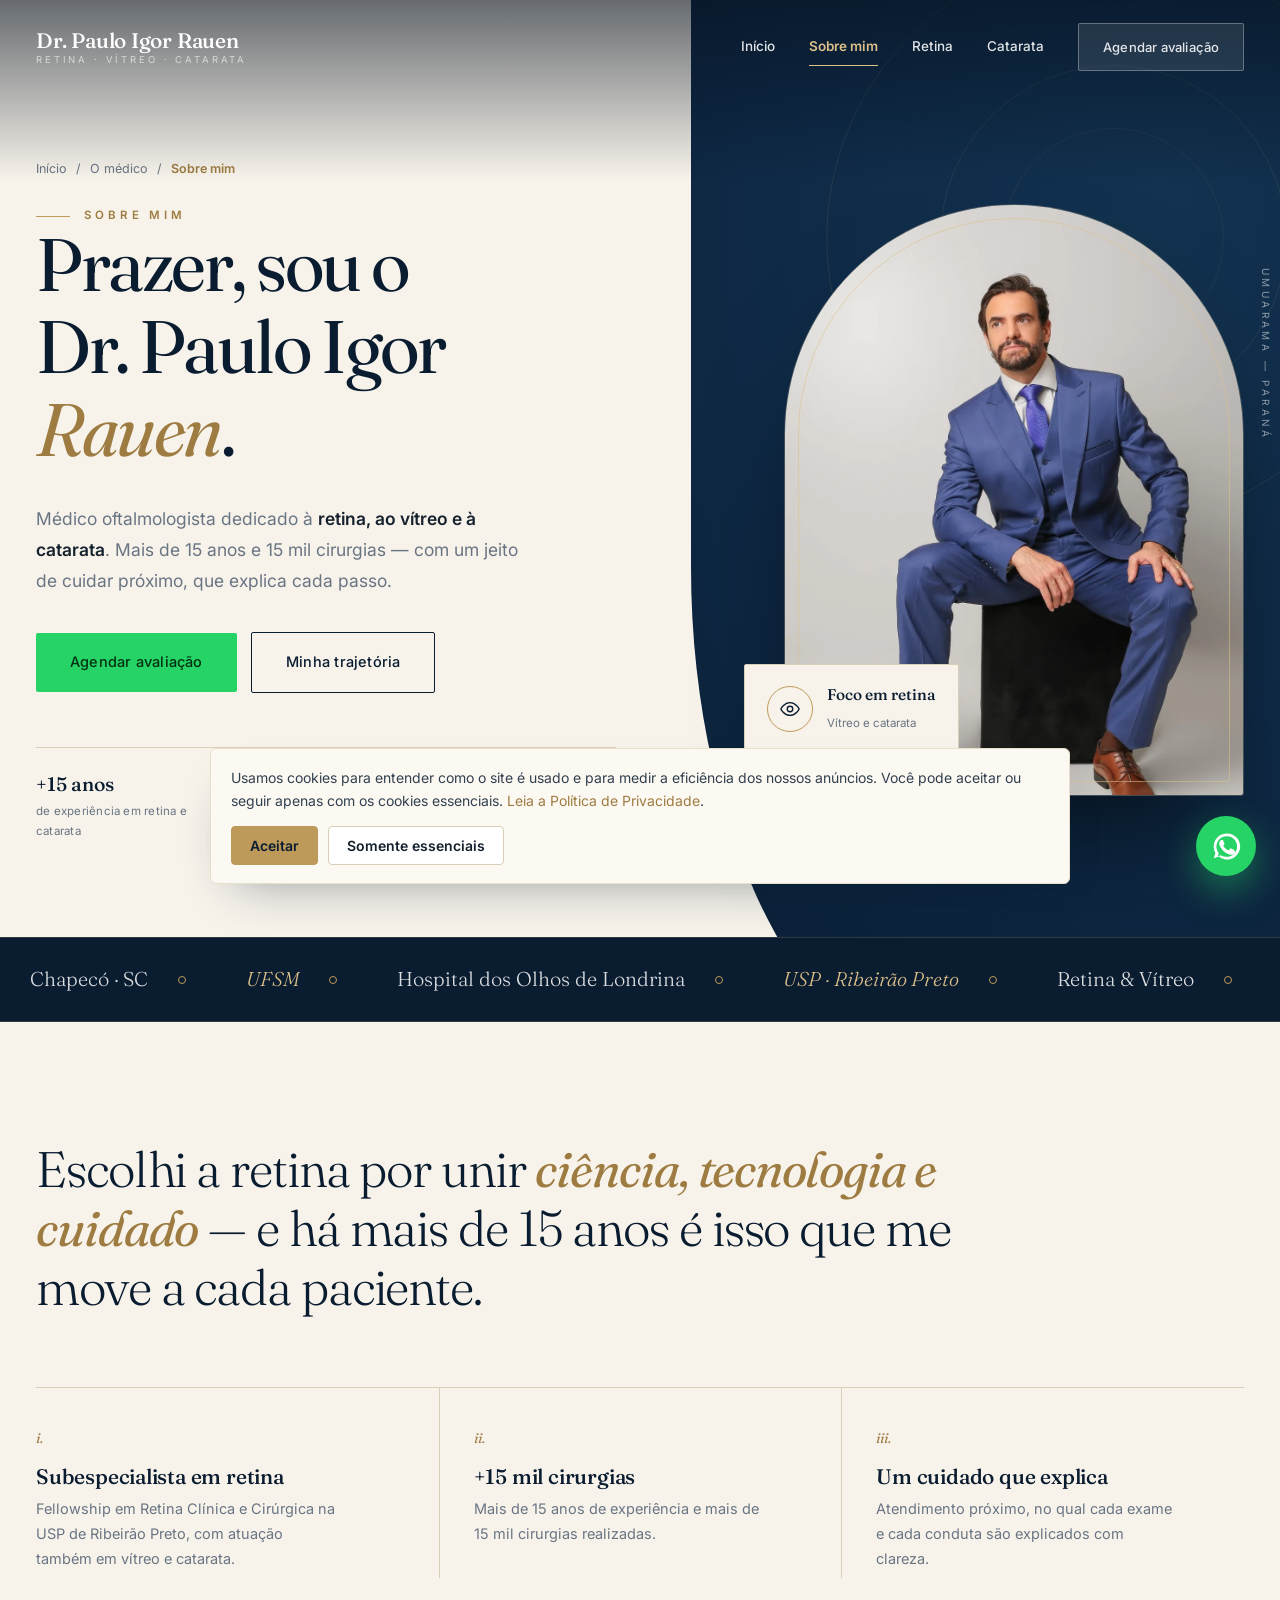
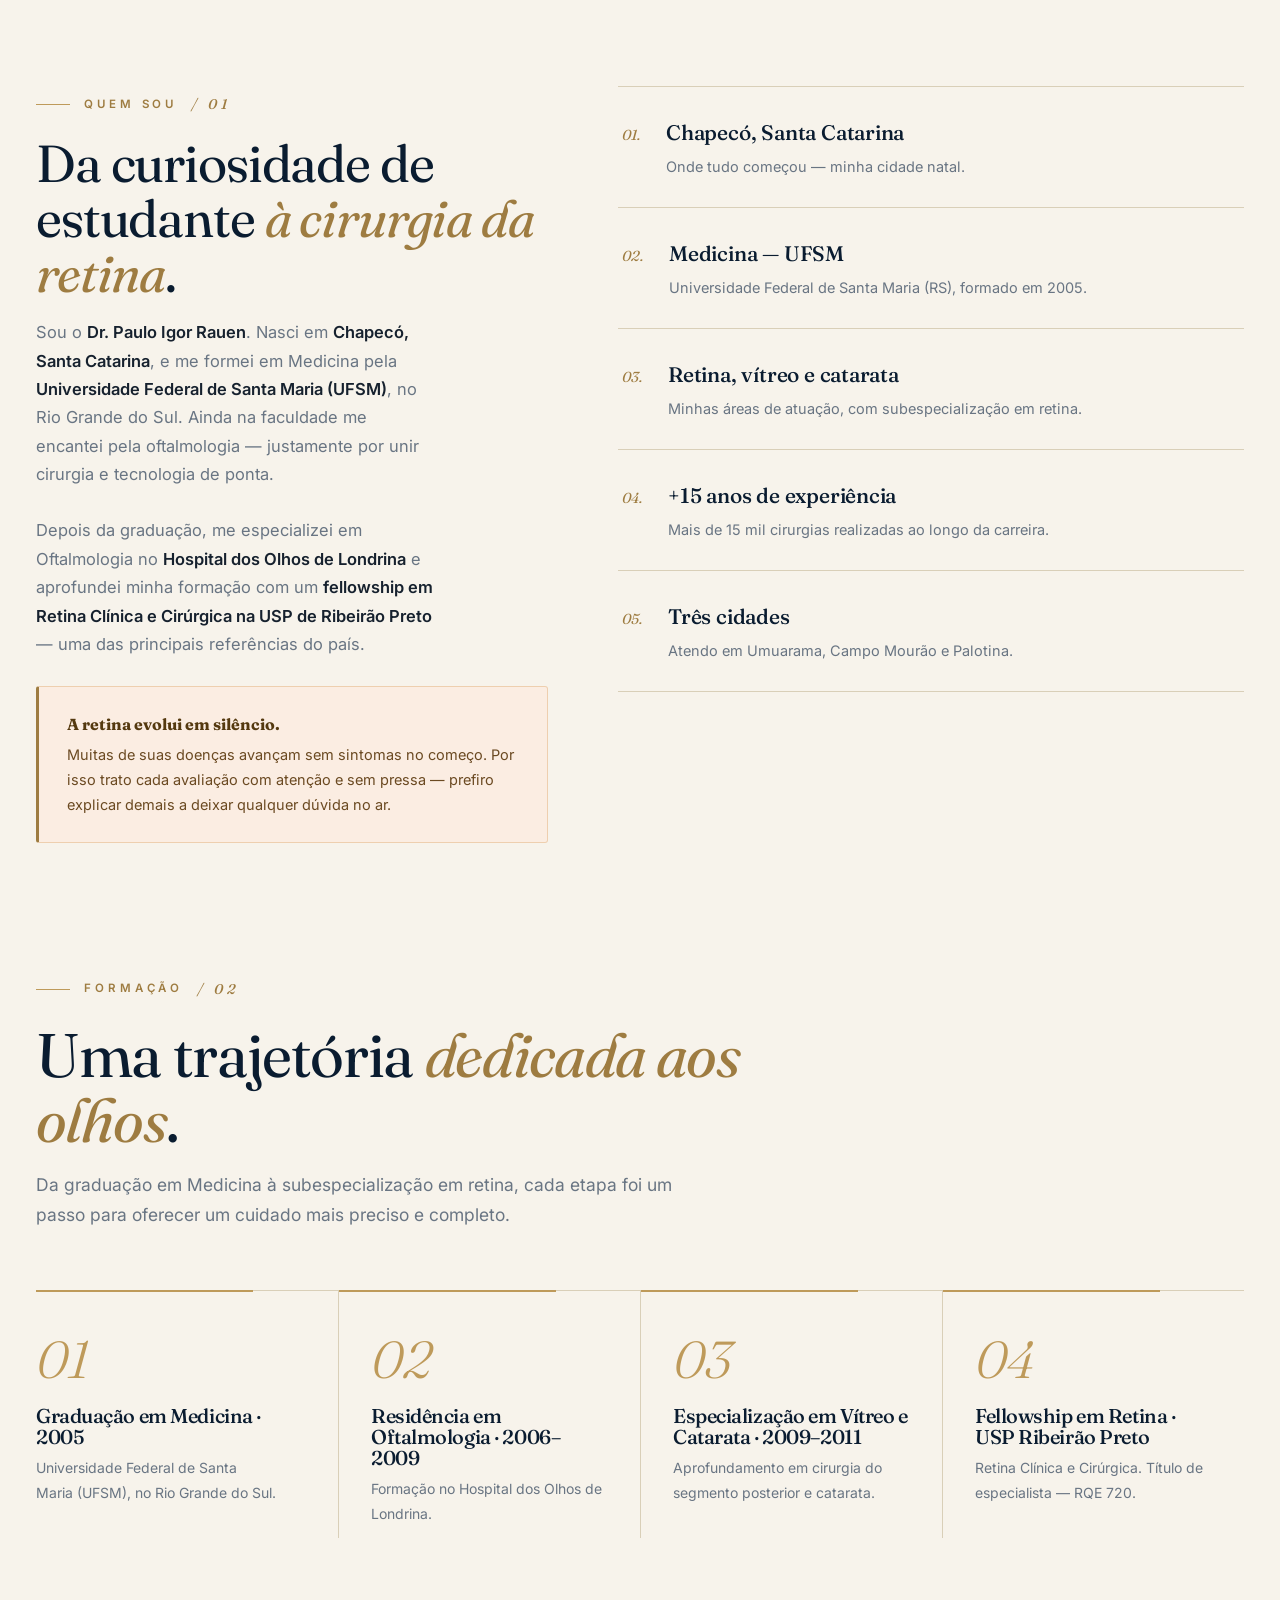
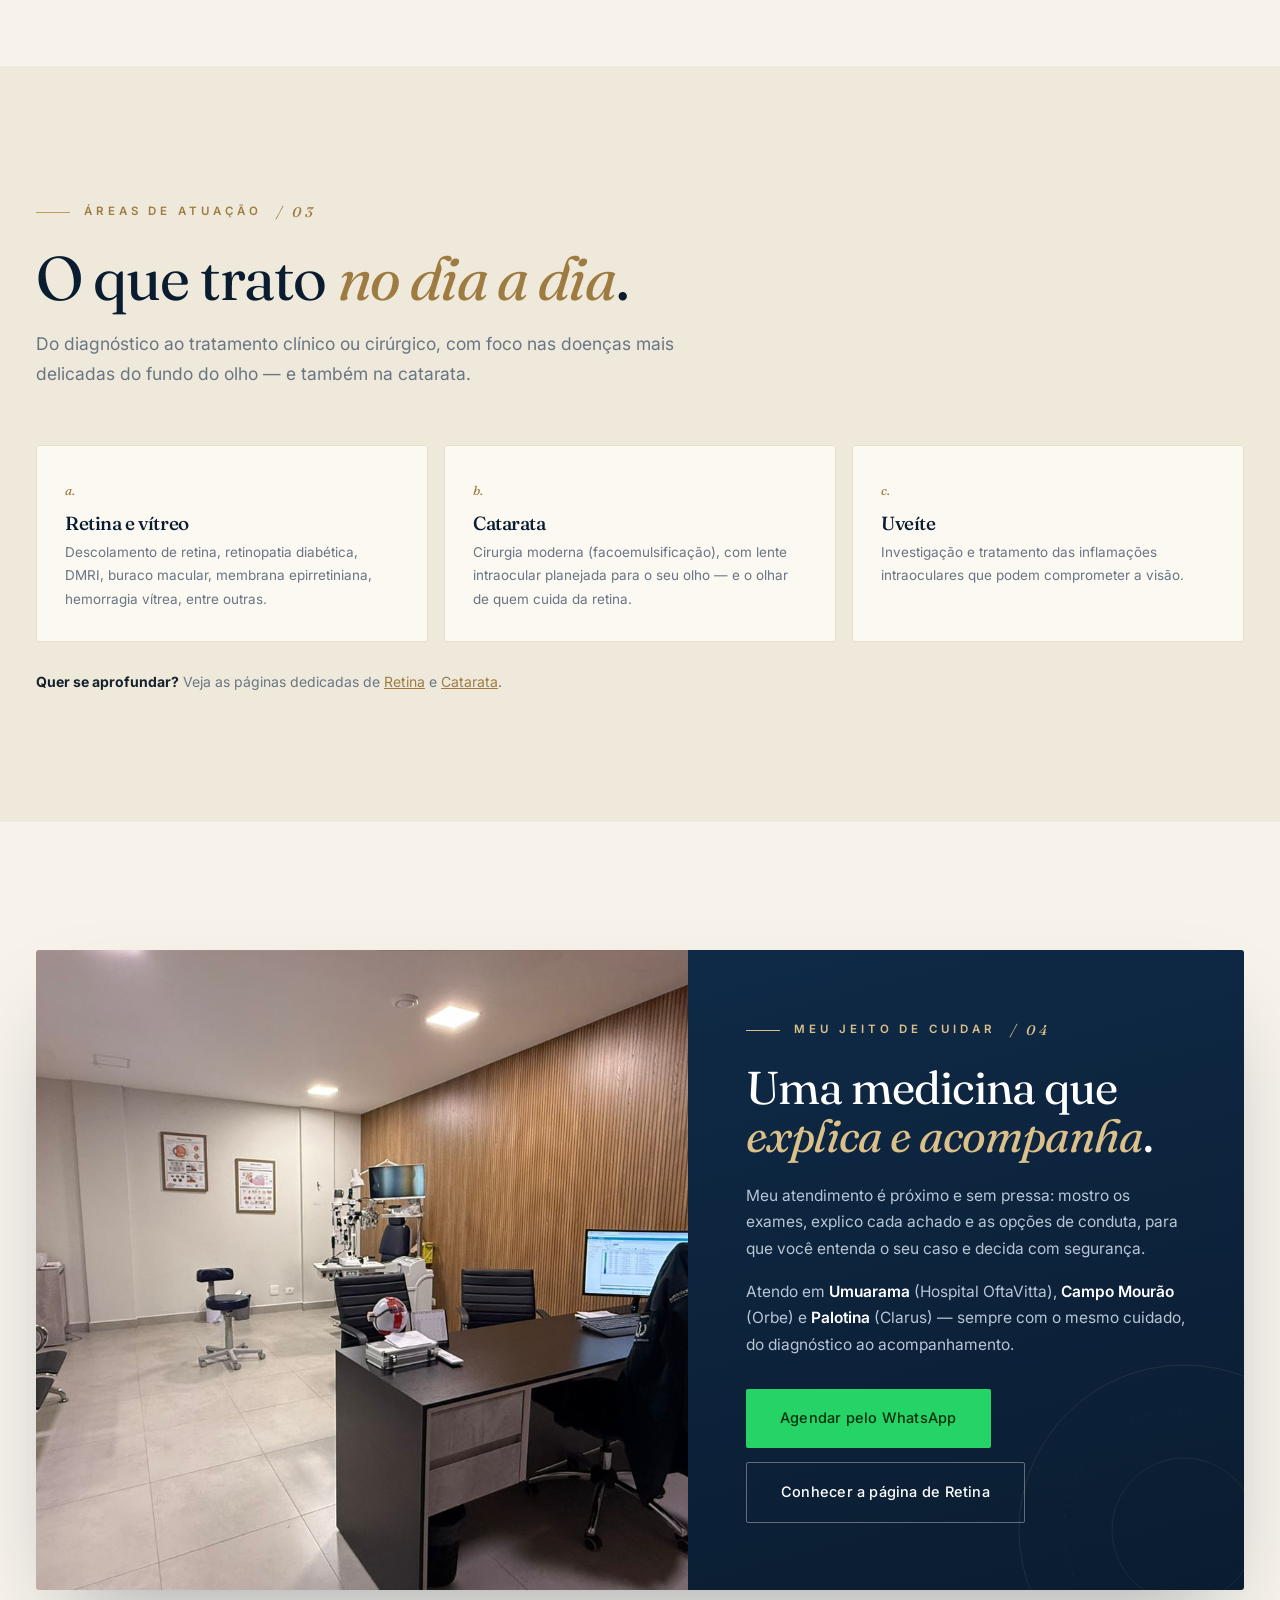
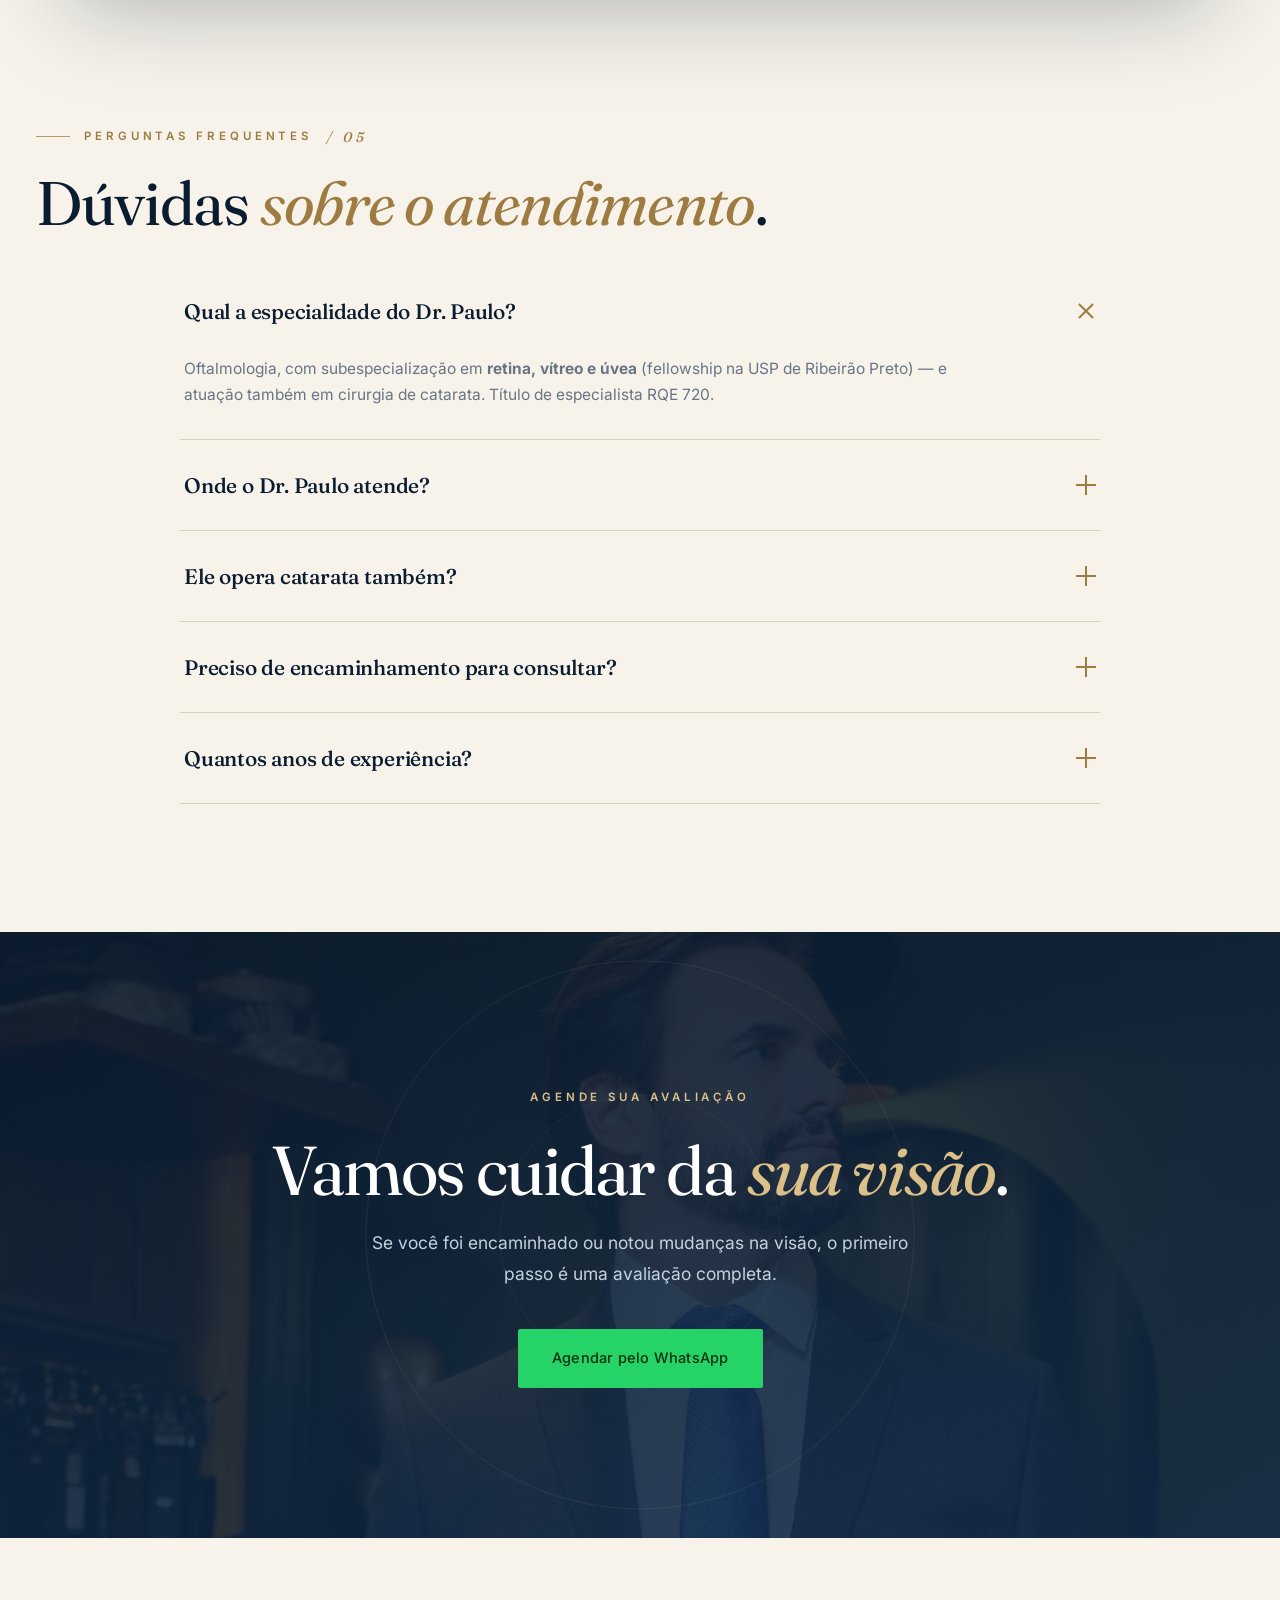
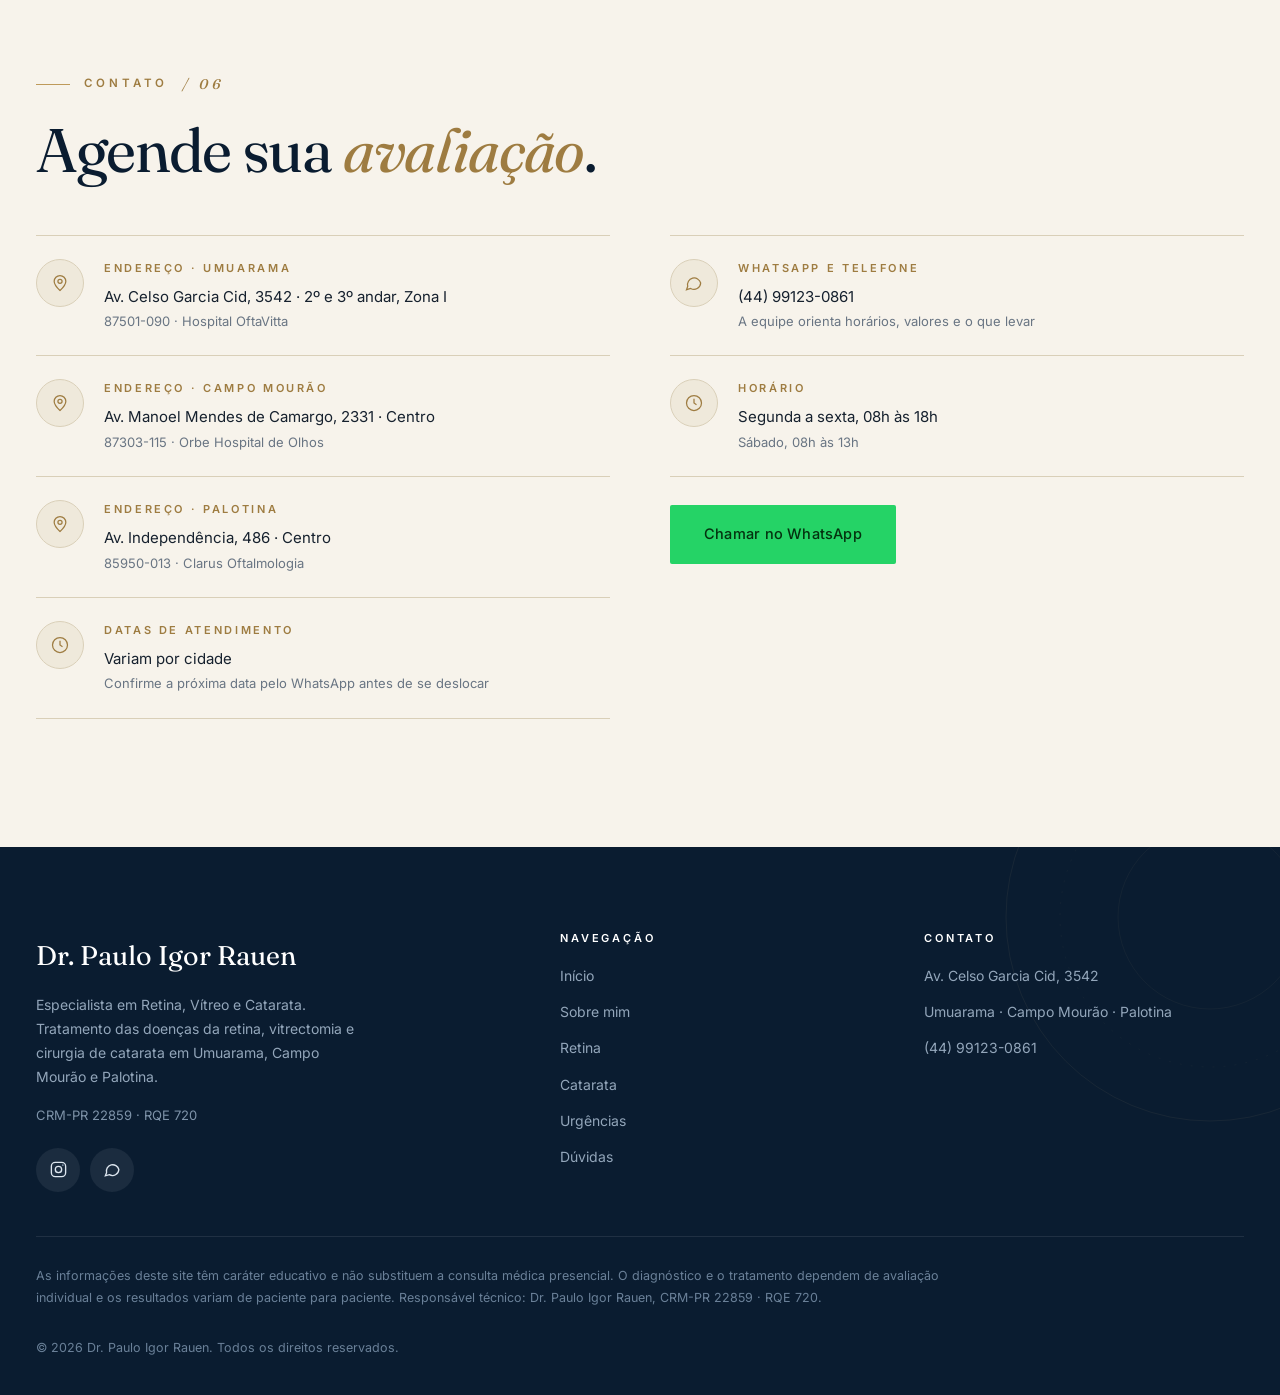
<file: sobre-mim.html>
<!DOCTYPE html>
<html lang="pt-BR">
<head>
<meta charset="UTF-8">
<meta name="viewport" content="width=device-width, initial-scale=1.0">
<title>Sobre o Dr. Paulo Igor Rauen | Oftalmologista — Retina, Vítreo e Catarata</title>
<meta name="description" content="Conheça o Dr. Paulo Igor Rauen (CRM-PR 22859 · RQE 720): oftalmologista com fellowship em retina na USP, +15 anos e +15 mil cirurgias em retina, vítreo e catarata. Umuarama, Campo Mourão e Palotina - PR.">
<link rel="preconnect" href="https://fonts.googleapis.com">
<link rel="preconnect" href="https://fonts.gstatic.com" crossorigin>
<link href="https://fonts.googleapis.com/css2?family=Fraunces:ital,opsz,wght@0,9..144,300;0,9..144,400;0,9..144,500;0,9..144,600;1,9..144,300;1,9..144,400;1,9..144,500&family=Inter:wght@400;500;600;700&display=swap" rel="stylesheet">
<script type="application/ld+json">
{
  "@context": "https://schema.org",
  "@type": "Physician",
  "name": "Dr. Paulo Igor Rauen",
  "medicalSpecialty": "Ophthalmology",
  "description": "Oftalmologista especialista em retina, vítreo e catarata. CRM-PR 22859, RQE 720.",
  "telephone": "+55 44 99123-0861",
  "address": {
    "@type": "PostalAddress",
    "streetAddress": "Av. Celso Garcia Cid, 3542 - 2º e 3º andar, Zona I",
    "addressLocality": "Umuarama",
    "addressRegion": "PR",
    "postalCode": "87501-090",
    "addressCountry": "BR"
  },
  "areaServed": ["Umuarama - PR", "Campo Mourão - PR", "Palotina - PR"],
  "workLocation": [
    {"@type":"MedicalClinic","name":"Hospital OftaVitta","address":{"@type":"PostalAddress","streetAddress":"Av. Celso Garcia Cid, 3542","addressLocality":"Umuarama","addressRegion":"PR","postalCode":"87501-090","addressCountry":"BR"}},
    {"@type":"MedicalClinic","name":"Orbe Hospital de Olhos","address":{"@type":"PostalAddress","streetAddress":"Av. Manoel Mendes de Camargo, 2331","addressLocality":"Campo Mourão","addressRegion":"PR","postalCode":"87303-115","addressCountry":"BR"}},
    {"@type":"MedicalClinic","name":"Clarus Oftalmologia","address":{"@type":"PostalAddress","streetAddress":"Av. Independência, 486","addressLocality":"Palotina","addressRegion":"PR","postalCode":"85950-013","addressCountry":"BR"}}
  ],
  "sameAs": ["https://www.instagram.com/drpaulorauen/"]
}
</script>
<style>
  :root{
    --paper:#F7F3EB; --paper2:#EFE9DB; --card:#FCF9F3;
    --navy:#0A1C30; --navy2:#0F2A47; --navy3:#12324F; --ink:#16212E; --muted:#697583; --muted2:#8B96A3;
    --gold:#BE9A5A; --gold-d:#9E7C41; --gold-l:#DCC08A; --gold-xl:#EDDCB4;
    --line:#E7DFCC; --line2:#D9CFB8; --wa:#25D366; --alert:#B4552D;
    --sh:0 44px 90px -34px rgba(10,28,48,.35);
    --sh-s:0 22px 50px -26px rgba(10,28,48,.3);
    --ease:cubic-bezier(.19,1,.22,1);
  }
  *{box-sizing:border-box;margin:0;padding:0}
  html{scroll-behavior:smooth}
  body{font-family:'Inter',sans-serif;color:var(--ink);background:var(--paper);line-height:1.72;
       -webkit-font-smoothing:antialiased;overflow-x:hidden}
  h1,h2,h3,h4{font-family:'Fraunces',serif;font-weight:400;line-height:1.05;letter-spacing:-.022em}
  a{color:inherit;text-decoration:none}
  img{max-width:100%;display:block}
  ::selection{background:var(--gold-l);color:var(--navy)}
  :focus-visible{outline:2px solid var(--gold-d);outline-offset:3px;border-radius:2px}
  .skip{position:absolute;left:-9999px;top:0;background:var(--navy);color:#fff;padding:12px 20px;z-index:200}
  .skip:focus{left:12px;top:12px}

  .wrap{width:100%;max-width:1280px;margin:0 auto;padding:0 36px}
  .hero-in>*,.symp>*,.contact>*,.foot-top>*,.diff>*,.steps>*,.tx>*{min-width:0}
  .eyebrow{font-weight:600;font-size:11.5px;letter-spacing:.34em;text-transform:uppercase;color:var(--gold-d);
           display:inline-flex;align-items:center;gap:14px}
  .eyebrow::before{content:"";width:34px;height:1px;background:var(--gold)}
  .eyebrow.light{color:var(--gold-l)}.eyebrow.light::before{background:var(--gold-l)}
  .eyebrow.nolead::before{display:none}
  .idx{font-family:'Fraunces';font-size:14px;color:var(--gold-d);font-weight:500;font-style:italic}

  .btn{display:inline-flex;align-items:center;justify-content:center;gap:11px;background:var(--navy);color:#fff;
       font-weight:500;padding:17px 34px;border-radius:2px;font-size:14.5px;letter-spacing:.015em;
       transition:transform .45s var(--ease),box-shadow .45s var(--ease),background .3s,color .3s,border-color .3s;
       border:0;cursor:pointer;position:relative;overflow:hidden;will-change:transform}
  .btn::after{content:"";position:absolute;inset:0;background:linear-gradient(115deg,transparent 30%,rgba(255,255,255,.25) 50%,transparent 70%);
       transform:translateX(-140%);transition:transform .8s var(--ease)}
  .btn:hover::after{transform:translateX(140%)}
  .btn:hover{box-shadow:0 22px 44px -18px rgba(10,28,48,.55)}
  .btn.wa{background:var(--wa);color:#04310F}
  .btn.ghost{background:transparent;border:1px solid rgba(255,255,255,.35);color:#fff}
  .btn.ghost:hover{border-color:var(--gold-l);color:var(--gold-l);background:rgba(255,255,255,.06)}
  .btn.line{background:transparent;border:1px solid var(--navy);color:var(--navy)}
  .btn.line:hover{background:var(--navy);color:#fff}

  /* ===== IRIS ===== */
  .iris{position:absolute;pointer-events:none}
  .iris svg{width:100%;height:100%;display:block}
  .iris .spin{transform-origin:center;animation:spin 60s linear infinite}
  @keyframes spin{to{transform:rotate(360deg)}}

  #prog{position:fixed;top:0;left:0;height:2px;width:0;background:linear-gradient(90deg,var(--gold-d),var(--gold-l));z-index:130}

  /* ===== HEADER (identico a home) ===== */
  header{position:fixed;top:0;left:0;right:0;z-index:110;transition:transform .5s var(--ease),background .4s,border-color .4s}
  header.hid{transform:translateY(-110%)}
  header::before{content:"";position:absolute;inset:0 0 auto;height:180px;pointer-events:none;z-index:0;
       background:linear-gradient(180deg,rgba(6,16,30,.6),rgba(6,16,30,0));transition:opacity .4s}
  header.scr::before{opacity:0}
  header.scr{background:rgba(247,243,235,.92);backdrop-filter:blur(18px);border-bottom:1px solid var(--line)}
  .nav{position:relative;z-index:1;display:flex;align-items:center;justify-content:space-between;height:94px;transition:height .4s}
  header.scr .nav{height:72px}
  .brand{display:flex;flex-direction:column;line-height:1.05}
  .brand b{font-family:'Fraunces';font-weight:500;font-size:21px;color:#fff;transition:color .4s;letter-spacing:-.01em}
  .brand span{font-size:9.5px;letter-spacing:.3em;text-transform:uppercase;color:rgba(255,255,255,.62);transition:color .4s;margin-top:3px}
  header.scr .brand b{color:var(--navy)}
  header.scr .brand span{color:var(--muted)}
  .menu{display:flex;gap:34px;align-items:center}
  .menu a{font-size:13.5px;font-weight:500;color:rgba(255,255,255,.88);transition:color .25s;position:relative}
  .menu a:not(.btn)::after{content:"";position:absolute;left:0;bottom:-7px;height:1px;width:0;background:var(--gold-l);transition:width .35s var(--ease)}
  .menu a:not(.btn):hover::after{width:100%}
  header.scr .menu a{color:var(--ink)}
  .menu a.act::after{width:100%}
  .menu a.act{color:var(--gold-l);font-weight:600}
  header.scr .menu a.act{color:var(--gold-d)}
  .menu a.urg{color:var(--gold-l);font-weight:600}
  header.scr .menu a.urg{color:var(--alert)}
  .menu .btn{padding:12px 24px;font-size:13px;background:rgba(255,255,255,.1);border:1px solid rgba(255,255,255,.3)}
  .menu .btn:hover{background:var(--gold);border-color:var(--gold);color:#241A06}
  header.scr .menu .btn{background:var(--navy);border-color:var(--navy);color:#fff}
  .burger{display:none;width:44px;height:44px;background:none;border:0;color:#fff;cursor:pointer;position:relative;z-index:2}
  .burger span{display:block;width:24px;height:2px;background:currentColor;margin:5px auto;transition:.3s}
  header.scr .burger{color:var(--navy)}
  .mobile{position:fixed;inset:0 0 0 auto;width:min(86vw,360px);background:var(--navy);z-index:150;transform:translateX(102%);
          transition:transform .6s var(--ease);padding:104px 38px 44px;display:flex;flex-direction:column}
  .mobile.open{transform:none}
  .mobile a{color:#DDE6EF;font-family:'Fraunces';font-size:22px;padding:15px 0;border-bottom:1px solid rgba(255,255,255,.08)}
  .mobile a.act{color:var(--gold-l)}
  .mobile .btn{margin-top:26px;background:var(--gold);color:#241A06;font-family:'Inter';font-size:14px}
  .mclose{position:absolute;top:24px;right:26px;font-size:32px;color:#fff;background:none;border:0;cursor:pointer;width:44px;height:44px}

  /* ===== FOCUS REVEAL ===== */
  .rv{opacity:0;transform:translateY(30px);filter:blur(10px);
      transition:opacity 1.1s var(--ease),transform 1.1s var(--ease),filter 1.1s var(--ease)}
  .rv.in{opacity:1;transform:none;filter:blur(0)}
  .rv.l{transform:translateX(-40px)}.rv.l.in{transform:none}
  .rv.r{transform:translateX(40px)}.rv.r.in{transform:none}
  .d1{transition-delay:.09s}.d2{transition-delay:.18s}.d3{transition-delay:.27s}.d4{transition-delay:.36s}.d5{transition-delay:.45s}
  .mask{overflow:hidden;display:block;padding-bottom:.12em;margin-bottom:-.06em}
  .mask>span{display:block;transform:translateY(112%);transition:transform 1.2s var(--ease)}
  .mask.in>span{transform:none}
  .mask.m2>span{transition-delay:.1s}.mask.m3>span{transition-delay:.2s}

  /* ===== HERO (identico a home) ===== */
  .hero{position:relative;background:var(--paper);padding:158px 0 0;overflow:hidden}
  .hero::before{content:"";position:absolute;top:-16%;right:-8%;width:54%;height:132%;
       background:radial-gradient(130% 95% at 68% 28%,var(--navy3) 0%,var(--navy2) 45%,var(--navy) 100%);
       border-radius:0 0 0 42%;z-index:0}
  .hero-iris{width:min(46vw,680px);height:min(46vw,680px);right:-10%;top:-6%;opacity:.5;z-index:1}
  .hero-in{position:relative;z-index:3;display:grid;grid-template-columns:1.06fr .94fr;gap:52px;align-items:center;padding-bottom:96px}
  .crumb{font-size:12.5px;color:var(--muted);margin-bottom:18px;display:flex;gap:9px;align-items:center;flex-wrap:wrap}
  .crumb a{transition:color .25s}
  .crumb a:hover{color:var(--gold-d)}
  .crumb b{color:var(--gold-d);font-weight:600}
  .hero h1{font-size:clamp(44px,5.8vw,86px);color:var(--navy);letter-spacing:-.032em}
  .hero h1 em{font-style:italic;color:var(--gold-d)}
  .hero .sub{font-size:17.5px;color:var(--muted);max-width:500px;margin:30px 0 36px;line-height:1.78}
  .hero .sub b{color:var(--ink);font-weight:600}
  .cta-row{display:flex;gap:14px;flex-wrap:wrap;align-items:center}
  .cred{display:flex;margin-top:54px;border-top:1px solid var(--line2);padding-top:26px;max-width:580px}
  .cred>div{flex:1;padding-right:22px}
  .cred>div+div{border-left:1px solid var(--line2);padding-left:26px}
  .cred b{display:block;font-family:'Fraunces';font-size:19.5px;color:var(--navy);font-weight:500;line-height:1.05;white-space:nowrap}
  .cred span{font-size:11.5px;color:var(--muted);margin-top:7px;display:block;letter-spacing:.02em}
  .hero-media{position:relative;z-index:3;justify-self:end;width:100%;max-width:460px;min-width:0}
  .hero-media .frame{border-radius:230px 230px 3px 3px;overflow:hidden;aspect-ratio:4/5.15;position:relative;
       box-shadow:0 60px 110px -38px rgba(0,0,0,.65);border:1px solid rgba(220,192,138,.25)}
  .hero-media .frame img{width:100%;height:100%;object-fit:cover;object-position:center top;transform:scale(1.06);
       transition:transform 2.2s var(--ease)}
  body.go .hero-media .frame img{transform:scale(1)}
  .hero-media .gline{position:absolute;inset:13px;border:1px solid rgba(220,192,138,.55);border-radius:218px 218px 2px 2px;z-index:4;pointer-events:none}
  .seal{position:absolute;left:-40px;bottom:42px;background:var(--paper);border:1px solid var(--line2);
       padding:17px 22px;box-shadow:var(--sh-s);display:flex;gap:14px;align-items:center;z-index:5;border-radius:2px}
  .seal .rr{width:46px;height:46px;border-radius:50%;border:1px solid var(--gold);display:flex;align-items:center;justify-content:center;color:var(--navy);flex:0 0 auto}
  .seal b{font-family:'Fraunces';font-size:15.5px;display:block;color:var(--navy);font-weight:500}
  .seal span{font-size:11.5px;color:var(--muted)}
  .estab{position:absolute;right:-30px;top:64px;writing-mode:vertical-rl;font-size:10px;letter-spacing:.34em;
       text-transform:uppercase;color:rgba(255,255,255,.5);z-index:5}

  /* ===== MARQUEE ===== */
  .marq{background:var(--navy);color:#fff;padding:24px 0;overflow:hidden;white-space:nowrap;position:relative;z-index:4;
        border-top:1px solid rgba(220,192,138,.18);border-bottom:1px solid rgba(220,192,138,.18)}
  .marq .track{display:inline-flex;animation:mx 40s linear infinite}
  .marq:hover .track{animation-play-state:paused}
  .marq span{font-family:'Fraunces';font-size:20px;font-weight:300;padding:0 30px;color:rgba(255,255,255,.85);display:inline-flex;align-items:center;gap:30px}
  .marq span:nth-child(even){font-style:italic;color:var(--gold-l)}
  .marq span::after{content:"";width:6px;height:6px;border-radius:50%;border:1px solid var(--gold)}
  @keyframes mx{to{transform:translateX(-50%)}}

  section.pad{padding:128px 0}
  .lead-head{max-width:780px}
  .lead-head h2{font-size:clamp(36px,4.8vw,62px);color:var(--navy);margin:22px 0 18px}
  .lead-head h2 em{font-style:italic;color:var(--gold-d)}
  .lead-head p{color:var(--muted);font-size:17.5px;max-width:640px}

  /* ===== STATEMENT ===== */
  .state{padding:118px 0 108px;position:relative}
  .state h2{font-size:clamp(30px,3.9vw,52px);color:var(--navy);max-width:1020px;line-height:1.18;font-weight:300}
  .state h2 em{font-style:italic;color:var(--gold-d);font-weight:400}
  .diff{display:grid;grid-template-columns:repeat(3,1fr);gap:0;margin-top:70px;border-top:1px solid var(--line2)}
  .diff>div{padding:36px 34px 6px 0;position:relative}
  .diff>div+div{border-left:1px solid var(--line2);padding-left:34px}
  .diff .dn{font-family:'Fraunces';font-style:italic;font-size:14px;color:var(--gold-d)}
  .diff h3{font-size:21px;font-weight:500;color:var(--navy);margin:14px 0 10px;letter-spacing:-.01em}
  .diff p{color:var(--muted);font-size:14.5px;max-width:300px}

  /* ===== SINTOMAS ===== */
  .symp{display:grid;grid-template-columns:.9fr 1.1fr;gap:70px;align-items:start}
  .symp-aside{position:sticky;top:118px}
  .symp-aside h2{font-size:clamp(32px,4.2vw,52px);color:var(--navy);margin:20px 0 18px}
  .symp-aside h2 em{font-style:italic;color:var(--gold-d)}
  .symp-aside p{color:var(--muted);font-size:16.5px;margin-bottom:28px;max-width:400px}
  .symp-aside p b{color:var(--ink);font-weight:600}
  .note{background:#FBEDE2;border:1px solid #EECFAF;border-left:3px solid var(--gold-d);border-radius:3px;padding:24px 28px;color:#6B4A22;font-size:14.5px}
  .note b{color:#54390F;font-family:'Fraunces';font-size:16px;display:block;margin-bottom:4px}
  .symp-list{list-style:none}
  .symp-list li{display:grid;grid-template-columns:auto 1fr;gap:26px;padding:27px 4px;border-top:1px solid var(--line2);align-items:baseline;transition:padding .4s var(--ease)}
  .symp-list li:hover{padding-left:14px}
  .symp-list li:last-child{border-bottom:1px solid var(--line2)}
  .symp-list .sn{font-family:'Fraunces';font-style:italic;font-size:14.5px;color:var(--gold-d)}
  .symp-list b{font-family:'Fraunces';font-weight:500;font-size:21px;color:var(--navy);display:block;margin-bottom:5px;letter-spacing:-.01em}
  .symp-list p{color:var(--muted);font-size:14.5px;max-width:480px}

  /* ===== JORNADA ===== */
  .steps{display:grid;grid-template-columns:repeat(4,1fr);margin-top:60px;border-top:1px solid var(--line2)}
  .stp{padding:42px 32px 12px 0;position:relative}
  .stp::before{content:"";position:absolute;top:-1px;left:0;width:0;height:2px;background:var(--gold);transition:width .9s var(--ease)}
  .stp.in::before{width:72%}
  .stp+.stp{border-left:1px solid var(--line2);padding-left:32px}
  .stp .sn{font-family:'Fraunces';font-size:52px;color:var(--line2);font-weight:300;font-style:italic;line-height:1;transition:color .5s}
  .stp.in .sn{color:var(--gold)}
  .stp h3{font-size:20px;font-weight:500;color:var(--navy);margin:20px 0 9px}
  .stp p{color:var(--muted);font-size:14px;max-width:240px}

  /* ===== LENTES ===== */
  .lio{background:var(--paper2)}
  .tx{display:grid;grid-template-columns:repeat(3,1fr);gap:16px;margin-top:56px}
  .tx>div{background:var(--card);border:1px solid var(--line);border-radius:3px;padding:30px 28px;transition:.4s var(--ease)}
  .tx>div:hover{transform:translateY(-5px);box-shadow:var(--sh-s)}
  .tx .ti{font-family:'Fraunces';font-style:italic;font-size:13px;color:var(--gold-d)}
  .tx h4{font-size:19px;font-weight:500;color:var(--navy);margin:11px 0 7px}
  .tx p{font-size:13.5px;color:var(--muted)}
  .lio-note{margin-top:28px;color:var(--muted);font-size:14px;max-width:760px}
  .lio-note b{color:var(--ink)}

  /* ===== BAND ===== */
  .band{display:grid;grid-template-columns:1.08fr .92fr;align-items:stretch;border-radius:3px;overflow:hidden;box-shadow:var(--sh)}
  .band .bimg{min-height:540px;background-size:cover;background-position:center}
  .band .btxt{background:linear-gradient(165deg,var(--navy2),var(--navy));color:#fff;padding:68px 58px;display:flex;flex-direction:column;justify-content:center;position:relative;overflow:hidden}
  .band .btxt h2{color:#fff;font-size:clamp(30px,3.6vw,46px);margin:22px 0;letter-spacing:-.022em}
  .band .btxt h2 em{font-style:italic;color:var(--gold-l)}
  .band .btxt p{color:#B7C6D4;font-size:15.5px;margin-bottom:16px;max-width:440px}
  .band .btxt p b{color:#fff;font-weight:600}
  .band-iris{width:340px;height:340px;right:-110px;bottom:-110px;opacity:.35}

  /* ===== FAQ ===== */
  .faq{max-width:920px;margin:0 auto}
  .faq details{border-bottom:1px solid var(--line2)}
  .faq summary{cursor:pointer;list-style:none;padding:27px 4px;font-family:'Fraunces';font-weight:500;font-size:clamp(18px,1.9vw,21px);
       color:var(--navy);display:flex;justify-content:space-between;gap:22px;align-items:center;letter-spacing:-.01em;transition:padding .35s var(--ease)}
  .faq summary:hover{padding-left:12px}
  .faq summary::-webkit-details-marker{display:none}
  .faq summary::after{content:"";width:20px;height:20px;flex:0 0 auto;
       background:linear-gradient(var(--gold-d),var(--gold-d)) center/2px 100% no-repeat,
                  linear-gradient(var(--gold-d),var(--gold-d)) center/100% 2px no-repeat;transition:.4s var(--ease)}
  .faq details[open] summary::after{transform:rotate(135deg)}
  .faq .fa{color:var(--muted);padding:0 4px 30px;font-size:15.5px;max-width:780px}

  /* ===== CTA ===== */
  .cta{position:relative;color:#fff;text-align:center;padding:150px 0;background-size:cover;background-position:center 22%;overflow:hidden}
  .cta::before{content:"";position:absolute;inset:0;background:linear-gradient(165deg,rgba(10,28,48,.9),rgba(15,42,71,.88))}
  .cta-iris{width:560px;height:560px;left:50%;top:50%;transform:translate(-50%,-50%);opacity:.3;z-index:1}
  .cta .wrap{position:relative;z-index:2}
  .cta h2{font-size:clamp(38px,5.4vw,72px);color:#fff;margin:24px auto 22px;max-width:940px;letter-spacing:-.028em}
  .cta h2 em{font-style:italic;color:var(--gold-l)}
  .cta p{color:#C4D2DF;font-size:17.5px;max-width:540px;margin:0 auto 40px}

  /* ===== CONTATO ===== */
  .contact{display:grid;grid-template-columns:1fr 1fr;gap:60px;align-items:start;margin-top:52px}
  .info .row{display:flex;gap:20px;align-items:flex-start;padding:23px 0;border-bottom:1px solid var(--line2)}
  .info .row:first-child{border-top:1px solid var(--line2)}
  .info .ic{flex:0 0 auto;width:48px;height:48px;border-radius:50%;background:var(--paper2);display:flex;align-items:center;justify-content:center;border:1px solid var(--line2)}
  .info .ic svg{width:20px;height:20px;stroke:var(--gold-d);fill:none;stroke-width:1.5}
  .info b{display:block;font-size:11px;margin-bottom:5px;font-weight:600;color:var(--gold-d);letter-spacing:.24em;text-transform:uppercase}
  .info span{color:var(--ink);font-size:15px}
  .info span small{color:var(--muted);font-size:13px;display:block}

  footer{background:var(--navy);color:#93A6BA;padding:86px 0 36px;font-size:14px;position:relative;overflow:hidden}
  .foot-iris{width:420px;height:420px;right:-140px;top:-140px;opacity:.22}
  .foot-top{display:grid;grid-template-columns:1.5fr 1fr 1fr;gap:44px;padding-bottom:44px;border-bottom:1px solid rgba(255,255,255,.09);position:relative;z-index:2}
  footer .fb{font-family:'Fraunces';font-size:27px;color:#fff;display:block;margin-bottom:14px;font-weight:400}
  footer h4{color:#fff;font-family:'Inter';font-size:11px;letter-spacing:.26em;text-transform:uppercase;margin-bottom:20px;font-weight:600}
  .foot-links{display:flex;flex-direction:column;gap:12px}
  .foot-links a{transition:color .25s}.foot-links a:hover{color:var(--gold-l)}
  .social{display:flex;gap:10px;margin-top:22px}
  .social a{display:inline-flex;width:44px;height:44px;border-radius:50%;background:rgba(255,255,255,.07);align-items:center;justify-content:center;transition:.3s}
  .social a:hover{background:var(--gold)}
  .social svg{width:19px;height:19px;stroke:#DDE6EF;fill:none;stroke-width:1.7}
  .social a:hover svg{stroke:var(--navy)}
  .disc{margin-top:28px;font-size:12.5px;color:#6A8098;line-height:1.75;max-width:920px;position:relative;z-index:2}

  .float-wa{position:fixed;right:24px;bottom:24px;z-index:120;width:60px;height:60px;border-radius:50%;background:var(--wa);
       display:flex;align-items:center;justify-content:center;box-shadow:0 14px 36px rgba(37,211,102,.45);
       transition:transform .3s;animation:wp 2.6s infinite}
  .float-wa:hover{transform:scale(1.08)}
  .float-wa svg{width:31px;height:31px;fill:#fff}
  @keyframes wp{0%{box-shadow:0 14px 36px rgba(37,211,102,.45),0 0 0 0 rgba(37,211,102,.4)}70%{box-shadow:0 14px 36px rgba(37,211,102,.45),0 0 0 16px rgba(37,211,102,0)}100%{box-shadow:0 14px 36px rgba(37,211,102,.45),0 0 0 0 rgba(37,211,102,0)}}

  @media(max-width:1150px){
    .menu{display:none}.burger{display:block}
  }
  @media(max-width:1020px){
    .hero{padding-top:130px}
    .hero::before{display:none}
    .hero-iris{display:none}
    .hero-in{grid-template-columns:1fr;gap:52px;padding-bottom:72px}
    .hero-media{justify-self:center;background:radial-gradient(140% 110% at 50% 0%,var(--navy3) 0%,var(--navy) 72%);
                padding:22px 22px 0;border-radius:252px 252px 5px 5px;border:1px solid rgba(220,192,138,.3);
                box-shadow:0 40px 80px -34px rgba(10,28,48,.55)}
    .hero-media .frame{box-shadow:none;border:0;border-radius:230px 230px 3px 3px}
    .estab{display:none}
    header::before{background:linear-gradient(180deg,rgba(247,243,235,.95),rgba(247,243,235,0))}
    .brand b{color:var(--navy)}
    .brand span{color:var(--muted)}
    .burger{color:var(--navy)}
    .menu a{color:var(--ink)}
    .symp{grid-template-columns:1fr;gap:44px}
    .symp-aside{position:static}
    .contact,.band,.foot-top{grid-template-columns:1fr}
    .band .bimg{min-height:330px}
    .tx{grid-template-columns:1fr 1fr}
    .steps{grid-template-columns:1fr 1fr}
    .stp:nth-child(odd){border-left:0;padding-left:0}
    .stp:nth-child(n+3){border-top:1px solid var(--line2)}
    .diff{grid-template-columns:1fr}
    .diff>div+div{border-left:0;padding-left:0;border-top:1px solid var(--line2);margin-top:8px}
  }
  @media(max-width:620px){
    .wrap{padding:0 22px}
    section.pad{padding:88px 0}
    .hero{padding-top:118px}
    .cred{flex-wrap:wrap;gap:20px}.cred>div,.cred>div+div{border:0;padding:0;flex:1 0 45%}
    .tx,.steps{grid-template-columns:1fr}
    .stp{padding:34px 0 8px}
    .stp+.stp{border-left:0;padding-left:0;border-top:1px solid var(--line2)}
    .stp p{max-width:none}
    .seal{left:6px;bottom:18px;padding:13px 16px}
    .hero-media{padding:16px 16px 0;border-radius:196px 196px 4px 4px}
    .hero-media .frame{border-radius:180px 180px 3px 3px}
    .hero-media .gline{border-radius:170px 170px 2px 2px;inset:10px}
    .band .btxt{padding:46px 28px}
    .cta{padding:110px 0}
    .marq span{font-size:17px;padding:0 22px;gap:22px}
    .eyebrow{font-size:10px;letter-spacing:.24em;gap:0}
    .eyebrow::before{display:none}
    .float-wa{width:54px;height:54px;right:18px;bottom:18px}
    .float-wa svg{width:28px;height:28px}
  }
  @media(prefers-reduced-motion:reduce){
    *,*::before,*::after{animation-duration:.01ms!important;animation-iteration-count:1!important;transition-duration:.01ms!important}
    .rv,.mask>span{opacity:1!important;transform:none!important;filter:none!important}
    html{scroll-behavior:auto}
  }
</style>
<!-- Google tag (gtag.js) - Google Ads -->
<script async src="https://www.googletagmanager.com/gtag/js?id=AW-17891030224"></script>
<script>
  window.dataLayer = window.dataLayer || [];
  function gtag(){dataLayer.push(arguments);}
  /* LGPD: nada é rastreado antes do aceite */
  gtag('consent','default',{
    'ad_storage':'denied','ad_user_data':'denied','ad_personalization':'denied',
    'analytics_storage':'denied','wait_for_update':500
  });
  try{
    if (localStorage.getItem('dpr_cookies') === 'aceito') {
      gtag('consent','update',{
        'ad_storage':'granted','ad_user_data':'granted',
        'ad_personalization':'granted','analytics_storage':'granted'});
    }
  }catch(e){}
  gtag('js', new Date());
  gtag('config','AW-17891030224');
</script>
<!-- /Google tag -->
</head>
<body>

<a class="skip" href="#main">Ir para o conteúdo</a>
<div id="prog"></div>

<header id="hd">
  <div class="wrap nav">
    <a class="brand" href="index.html" aria-label="Início">
      <b>Dr. Paulo Igor Rauen</b><span>Retina · Vítreo · Catarata</span>
    </a>
    <nav class="menu" aria-label="Navegação principal">
      <a href="index.html">Início</a>
      <a href="sobre-mim.html" class="act" aria-current="page">Sobre mim</a>
      <a href="retina.html">Retina</a>
      <a href="catarata.html">Catarata</a>
      <a href="#contato" class="btn">Agendar avaliação</a>
    </nav>
    <button class="burger" id="burger" aria-label="Abrir menu"><span></span><span></span><span></span></button>
  </div>
</header>

<div class="mobile" id="mob" aria-label="Menu">
  <button class="mclose" id="mclose" aria-label="Fechar menu">&times;</button>
  <a href="index.html">Início</a>
  <a href="sobre-mim.html" class="act">Sobre mim</a>
  <a href="retina.html">Retina</a>
  <a href="catarata.html">Catarata</a>
  <a href="#trajetoria">Formação</a>
  <a href="#duvidas">Dúvidas</a>
  <a href="#contato">Contato</a>
  <a href="#" class="btn wa-link">Agendar avaliação</a>
</div>

<main id="main">

<!-- HERO -->
<section class="hero" id="top">
  <div class="iris hero-iris" aria-hidden="true">
    <svg viewBox="0 0 600 600" fill="none">
      <circle cx="300" cy="300" r="292" stroke="#DCC08A" stroke-opacity=".22"/>
      <circle cx="300" cy="300" r="236" stroke="#DCC08A" stroke-opacity=".16" stroke-dasharray="2 9" class="spin" style="transform-origin:300px 300px"/>
      <circle cx="300" cy="300" r="176" stroke="#DCC08A" stroke-opacity=".2"/>
      <circle cx="300" cy="300" r="112" stroke="#DCC08A" stroke-opacity=".14"/>
    </svg>
  </div>
  <div class="wrap hero-in">
    <div>
      <div class="crumb rv"><a href="index.html">Início</a> / <span>O médico</span> / <b>Sobre mim</b></div>
      <span class="eyebrow rv">Sobre mim</span>
      <h1>
        <span class="mask"><span>Prazer, sou o</span></span>
        <span class="mask m2"><span>Dr. Paulo Igor</span></span>
        <span class="mask m3"><span><em>Rauen</em>.</span></span>
      </h1>
      <p class="sub rv d3">Médico oftalmologista dedicado à <b>retina, ao vítreo e à catarata</b>. Mais de 15 anos e 15 mil cirurgias — com um jeito de cuidar próximo, que explica cada passo.</p>
      <div class="cta-row rv d4">
        <a href="#" class="btn wa wa-link">Agendar avaliação</a>
        <a href="#trajetoria" class="btn line">Minha trajetória</a>
      </div>
      <div class="cred rv d5">
        <div><b>+15 anos</b><span>de experiência em retina e catarata</span></div>
        <div><b>+15 mil</b><span>cirurgias realizadas</span></div>
        <div><b>RQE 720</b><span>Especialista em retina · CRM-PR 22859</span></div>
      </div>
    </div>
    <div class="hero-media rv r d2">
      <div class="frame">
        <img src="dr-paulo-sobre.webp" alt="Dr. Paulo Igor Rauen, oftalmologista especialista em retina" fetchpriority="high">
        <span class="gline"></span>
      </div>
      <div class="seal">
        <div class="rr"><svg width="22" height="22" viewBox="0 0 24 24" fill="none" stroke="currentColor" stroke-width="1.5"><path d="M2 12s3.5-7 10-7 10 7 10 7-3.5 7-10 7-10-7-10-7z"/><circle cx="12" cy="12" r="3"/></svg></div>
        <div><b>Foco em retina</b><span>Vítreo e catarata</span></div>
      </div>
      <span class="estab">Umuarama — Paraná</span>
    </div>
  </div>
</section>

<!-- MARQUEE -->
<div class="marq" aria-hidden="true">
  <div class="track">
    <span>Chapecó · SC</span><span>UFSM</span><span>Hospital dos Olhos de Londrina</span><span>USP · Ribeirão Preto</span><span>Retina &amp; Vítreo</span><span>Catarata</span><span>+15 anos</span><span>+15 mil cirurgias</span>
    <span>Chapecó · SC</span><span>UFSM</span><span>Hospital dos Olhos de Londrina</span><span>USP · Ribeirão Preto</span><span>Retina &amp; Vítreo</span><span>Catarata</span><span>+15 anos</span><span>+15 mil cirurgias</span>
  </div>
</div>

<!-- STATEMENT -->
<section class="state">
  <div class="wrap">
    <h2 class="rv">Escolhi a retina por unir <em>ciência, tecnologia e cuidado</em> — e há mais de 15 anos é isso que me move a cada paciente.</h2>
    <div class="diff">
      <div class="rv"><span class="dn">i.</span><h3>Subespecialista em retina</h3><p>Fellowship em Retina Clínica e Cirúrgica na USP de Ribeirão Preto, com atuação também em vítreo e catarata.</p></div>
      <div class="rv d1"><span class="dn">ii.</span><h3>+15 mil cirurgias</h3><p>Mais de 15 anos de experiência e mais de 15 mil cirurgias realizadas.</p></div>
      <div class="rv d2"><span class="dn">iii.</span><h3>Um cuidado que explica</h3><p>Atendimento próximo, no qual cada exame e cada conduta são explicados com clareza.</p></div>
    </div>
  </div>
</section>

<!-- HISTÓRIA -->
<section class="pad" id="historia" style="padding-top:0">
  <div class="wrap symp">
    <div class="symp-aside rv l">
      <span class="eyebrow">Quem sou <span class="idx">/ 01</span></span>
      <h2>Da curiosidade de estudante <em>à cirurgia da retina</em>.</h2>
      <p>Sou o <b>Dr. Paulo Igor Rauen</b>. Nasci em <b>Chapecó, Santa Catarina</b>, e me formei em Medicina pela <b>Universidade Federal de Santa Maria (UFSM)</b>, no Rio Grande do Sul. Ainda na faculdade me encantei pela oftalmologia — justamente por unir cirurgia e tecnologia de ponta.</p>
      <p>Depois da graduação, me especializei em Oftalmologia no <b>Hospital dos Olhos de Londrina</b> e aprofundei minha formação com um <b>fellowship em Retina Clínica e Cirúrgica na USP de Ribeirão Preto</b> — uma das principais referências do país.</p>
      <div class="note">
        <b>A retina evolui em silêncio.</b>
        Muitas de suas doenças avançam sem sintomas no começo. Por isso trato cada avaliação com atenção e sem pressa — prefiro explicar demais a deixar qualquer dúvida no ar.
      </div>
    </div>
    <ul class="symp-list rv d1">
      <li><span class="sn">01.</span><div><b>Chapecó, Santa Catarina</b><p>Onde tudo começou — minha cidade natal.</p></div></li>
      <li><span class="sn">02.</span><div><b>Medicina — UFSM</b><p>Universidade Federal de Santa Maria (RS), formado em 2005.</p></div></li>
      <li><span class="sn">03.</span><div><b>Retina, vítreo e catarata</b><p>Minhas áreas de atuação, com subespecialização em retina.</p></div></li>
      <li><span class="sn">04.</span><div><b>+15 anos de experiência</b><p>Mais de 15 mil cirurgias realizadas ao longo da carreira.</p></div></li>
      <li><span class="sn">05.</span><div><b>Três cidades</b><p>Atendo em Umuarama, Campo Mourão e Palotina.</p></div></li>
    </ul>
  </div>
</section>

<!-- TRAJETÓRIA -->
<section class="pad" id="trajetoria" style="padding-top:0">
  <div class="wrap">
    <div class="lead-head rv">
      <span class="eyebrow">Formação <span class="idx">/ 02</span></span>
      <h2>Uma trajetória <em>dedicada aos olhos</em>.</h2>
      <p>Da graduação em Medicina à subespecialização em retina, cada etapa foi um passo para oferecer um cuidado mais preciso e completo.</p>
    </div>
    <div class="steps">
      <div class="stp rv"><div class="sn">01</div><h3>Graduação em Medicina · 2005</h3><p>Universidade Federal de Santa Maria (UFSM), no Rio Grande do Sul.</p></div>
      <div class="stp rv d1"><div class="sn">02</div><h3>Residência em Oftalmologia · 2006–2009</h3><p>Formação no Hospital dos Olhos de Londrina.</p></div>
      <div class="stp rv d2"><div class="sn">03</div><h3>Especialização em Vítreo e Catarata · 2009–2011</h3><p>Aprofundamento em cirurgia do segmento posterior e catarata.</p></div>
      <div class="stp rv d3"><div class="sn">04</div><h3>Fellowship em Retina · USP Ribeirão Preto</h3><p>Retina Clínica e Cirúrgica. Título de especialista — RQE 720.</p></div>
    </div>
  </div>
</section>

<!-- ÁREAS DE ATUAÇÃO -->
<section class="pad lio" id="areas">
  <div class="wrap">
    <div class="lead-head rv">
      <span class="eyebrow">Áreas de atuação <span class="idx">/ 03</span></span>
      <h2>O que trato <em>no dia a dia</em>.</h2>
      <p>Do diagnóstico ao tratamento clínico ou cirúrgico, com foco nas doenças mais delicadas do fundo do olho — e também na catarata.</p>
    </div>
    <div class="tx rv">
      <div><span class="ti">a.</span><h4>Retina e vítreo</h4><p>Descolamento de retina, retinopatia diabética, DMRI, buraco macular, membrana epirretiniana, hemorragia vítrea, entre outras.</p></div>
      <div><span class="ti">b.</span><h4>Catarata</h4><p>Cirurgia moderna (facoemulsificação), com lente intraocular planejada para o seu olho — e o olhar de quem cuida da retina.</p></div>
      <div><span class="ti">c.</span><h4>Uveíte</h4><p>Investigação e tratamento das inflamações intraoculares que podem comprometer a visão.</p></div>
    </div>
    <p class="lio-note rv"><b>Quer se aprofundar?</b> Veja as páginas dedicadas de <a href="retina.html" style="color:var(--gold-d);text-decoration:underline">Retina</a> e <a href="catarata.html" style="color:var(--gold-d);text-decoration:underline">Catarata</a>.</p>
  </div>
</section>

<!-- BAND: FILOSOFIA / ONDE ATENDO -->
<section class="pad" style="padding-bottom:0">
  <div class="wrap">
    <div class="band rv">
      <div class="bimg" style="background-image:url('ofta-consultorio.jpg')" role="img" aria-label="Consultório"></div>
      <div class="btxt">
        <div class="iris band-iris" aria-hidden="true">
          <svg viewBox="0 0 340 340" fill="none">
            <circle cx="170" cy="170" r="165" stroke="#DCC08A" stroke-opacity=".3"/>
            <circle cx="170" cy="170" r="120" stroke="#DCC08A" stroke-opacity=".2" stroke-dasharray="2 8"/>
            <circle cx="170" cy="170" r="72" stroke="#DCC08A" stroke-opacity=".25"/>
          </svg>
        </div>
        <span class="eyebrow light">Meu jeito de cuidar <span class="idx" style="color:var(--gold-l)">/ 04</span></span>
        <h2>Uma medicina que <em>explica e acompanha</em>.</h2>
        <p>Meu atendimento é próximo e sem pressa: mostro os exames, explico cada achado e as opções de conduta, para que você entenda o seu caso e decida com segurança.</p>
        <p>Atendo em <b>Umuarama</b> (Hospital OftaVitta), <b>Campo Mourão</b> (Orbe) e <b>Palotina</b> (Clarus) — sempre com o mesmo cuidado, do diagnóstico ao acompanhamento.</p>
        <div class="cta-row" style="margin-top:14px">
          <a href="#" class="btn wa wa-link">Agendar pelo WhatsApp</a>
          <a href="retina.html" class="btn ghost">Conhecer a página de Retina</a>
        </div>
      </div>
    </div>
  </div>
</section>

<!-- FAQ -->
<section class="pad" id="duvidas">
  <div class="wrap">
    <div class="lead-head rv" style="margin-bottom:30px">
      <span class="eyebrow">Perguntas frequentes <span class="idx">/ 05</span></span>
      <h2>Dúvidas <em>sobre o atendimento</em>.</h2>
    </div>
    <div class="faq rv d1">
      <details open>
        <summary>Qual a especialidade do Dr. Paulo?</summary>
        <p class="fa">Oftalmologia, com subespecialização em <b>retina, vítreo e úvea</b> (fellowship na USP de Ribeirão Preto) — e atuação também em cirurgia de catarata. Título de especialista RQE 720.</p>
      </details>
      <details>
        <summary>Onde o Dr. Paulo atende?</summary>
        <p class="fa">Em <b>Umuarama</b>, no Hospital OftaVitta (Av. Celso Garcia Cid, 3542); em <b>Campo Mourão</b>, no Orbe; e em <b>Palotina</b>, na Clarus. Consulte datas e locais pelo WhatsApp.</p>
      </details>
      <details>
        <summary>Ele opera catarata também?</summary>
        <p class="fa">Sim. Além da retina, o Dr. Paulo realiza cirurgia de catarata (facoemulsificação) — com a vantagem de avaliar a saúde da retina antes e depois do procedimento. Veja a página de <a href="catarata.html" style="color:var(--gold-d)">Catarata</a>.</p>
      </details>
      <details>
        <summary>Preciso de encaminhamento para consultar?</summary>
        <p class="fa">O encaminhamento é comum em retina, mas não é obrigatório. Se você notou mudanças na visão ou tem fatores de risco (diabetes, alta miopia, histórico familiar), pode agendar uma avaliação diretamente.</p>
      </details>
      <details>
        <summary>Quantos anos de experiência?</summary>
        <p class="fa">Mais de 15 anos de atuação em oftalmologia, com mais de 15 mil cirurgias realizadas entre retina, vítreo e catarata.</p>
      </details>
    </div>
  </div>
</section>

<!-- CTA -->
<section class="cta" style="background-image:url('dr-paulo-cta.webp')">
  <div class="iris cta-iris" aria-hidden="true">
    <svg viewBox="0 0 560 560" fill="none">
      <circle cx="280" cy="280" r="274" stroke="#DCC08A" stroke-opacity=".3"/>
      <circle cx="280" cy="280" r="206" stroke="#DCC08A" stroke-opacity=".2" stroke-dasharray="2 9" class="spin" style="transform-origin:280px 280px"/>
      <circle cx="280" cy="280" r="140" stroke="#DCC08A" stroke-opacity=".22"/>
    </svg>
  </div>
  <div class="wrap">
    <span class="eyebrow light nolead rv" style="justify-content:center">Agende sua avaliação</span>
    <h2 class="rv d1">Vamos cuidar da <em>sua visão</em>.</h2>
    <p class="rv d2">Se você foi encaminhado ou notou mudanças na visão, o primeiro passo é uma avaliação completa.</p>
    <div class="rv d3"><a href="#" class="btn wa wa-link">Agendar pelo WhatsApp</a></div>
  </div>
</section>

<!-- CONTATO -->
<section class="pad" id="contato">
  <div class="wrap">
    <div class="lead-head rv">
      <span class="eyebrow">Contato <span class="idx">/ 06</span></span>
      <h2>Agende sua <em>avaliação</em>.</h2>
    </div>
    <div class="contact">
      <div class="info rv l">
        <div class="row"><div class="ic"><svg viewBox="0 0 24 24"><path d="M12 21s-7-6.2-7-11a7 7 0 0114 0c0 4.8-7 11-7 11z"/><circle cx="12" cy="10" r="2.5"/></svg></div>
          <div><b>Endereço · Umuarama</b><span>Av. Celso Garcia Cid, 3542 · 2º e 3º andar, Zona I<small>87501-090 · Hospital OftaVitta</small></span></div></div>
        <div class="row"><div class="ic"><svg viewBox="0 0 24 24"><path d="M12 21s-7-6.2-7-11a7 7 0 0114 0c0 4.8-7 11-7 11z"/><circle cx="12" cy="10" r="2.5"/></svg></div>
          <div><b>Endereço · Campo Mourão</b><span>Av. Manoel Mendes de Camargo, 2331 · Centro<small>87303-115 · Orbe Hospital de Olhos</small></span></div></div>
        <div class="row"><div class="ic"><svg viewBox="0 0 24 24"><path d="M12 21s-7-6.2-7-11a7 7 0 0114 0c0 4.8-7 11-7 11z"/><circle cx="12" cy="10" r="2.5"/></svg></div>
          <div><b>Endereço · Palotina</b><span>Av. Independência, 486 · Centro<small>85950-013 · Clarus Oftalmologia</small></span></div></div>
        <div class="row"><div class="ic"><svg viewBox="0 0 24 24"><circle cx="12" cy="12" r="9"/><path d="M12 7v5l3 2"/></svg></div>
          <div><b>Datas de atendimento</b><span>Variam por cidade<small>Confirme a próxima data pelo WhatsApp antes de se deslocar</small></span></div></div>
      </div>
      <div class="info rv r">
        <div class="row"><div class="ic"><svg viewBox="0 0 24 24"><path d="M3 20l1.5-4A8 8 0 1120 12a8 8 0 01-12 6.5L3 20z"/></svg></div>
          <div><b>WhatsApp e telefone</b><span>(44) 99123-0861<small>A equipe orienta horários, valores e o que levar</small></span></div></div>
        <div class="row"><div class="ic"><svg viewBox="0 0 24 24"><circle cx="12" cy="12" r="9"/><path d="M12 7v5l3 2"/></svg></div>
          <div><b>Horário</b><span>Segunda a sexta, 08h às 18h<small>Sábado, 08h às 13h</small></span></div></div>
        <a href="#" class="btn wa wa-link" style="margin-top:28px">Chamar no WhatsApp</a>
      </div>
    </div>
  </div>
</section>
</main>

<footer>
  <div class="iris foot-iris" aria-hidden="true">
    <svg viewBox="0 0 420 420" fill="none">
      <circle cx="210" cy="210" r="204" stroke="#DCC08A" stroke-opacity=".3"/>
      <circle cx="210" cy="210" r="150" stroke="#DCC08A" stroke-opacity=".18" stroke-dasharray="2 9"/>
      <circle cx="210" cy="210" r="92" stroke="#DCC08A" stroke-opacity=".22"/>
    </svg>
  </div>
  <div class="wrap">
    <div class="foot-top">
      <div>
        <span class="fb">Dr. Paulo Igor Rauen</span>
        <p style="max-width:330px">Especialista em Retina, Vítreo e Catarata. Tratamento das doenças da retina, vitrectomia e cirurgia de catarata em Umuarama, Campo Mourão e Palotina.</p>
        <p style="margin-top:14px;color:#7E93A9;font-size:13px">CRM-PR 22859 · RQE 720</p>
        <div class="social">
          <a href="https://www.instagram.com/drpaulorauen/" target="_blank" rel="noopener" aria-label="Instagram"><svg viewBox="0 0 24 24"><rect x="3" y="3" width="18" height="18" rx="5"/><circle cx="12" cy="12" r="4"/><circle cx="17.5" cy="6.5" r="1" fill="currentColor" stroke="none"/></svg></a>
          <a href="#" class="wa-link" aria-label="WhatsApp"><svg viewBox="0 0 24 24"><path d="M3 20l1.5-4A8 8 0 1120 12a8 8 0 01-12 6.5L3 20z"/></svg></a>
        </div>
      </div>
      <div>
        <h4>Navegação</h4>
        <div class="foot-links">
          <a href="index.html">Início</a>
          <a href="sobre-mim.html">Sobre mim</a>
          <a href="retina.html">Retina</a>
          <a href="catarata.html">Catarata</a>
          <a href="index.html#urgencia">Urgências</a>
          <a href="#duvidas">Dúvidas</a>
        </div>
      </div>
      <div>
        <h4>Contato</h4>
        <div class="foot-links">
          <a href="#contato">Av. Celso Garcia Cid, 3542</a>
          <a href="#contato">Umuarama · Campo Mourão · Palotina</a>
          <a href="#" class="wa-link">(44) 99123-0861</a>
        </div>
      </div>
    </div>
    <p class="disc">As informações deste site têm caráter educativo e não substituem a consulta médica presencial. O diagnóstico e o tratamento dependem de avaliação individual e os resultados variam de paciente para paciente. Responsável técnico: Dr. Paulo Igor Rauen, CRM-PR 22859 · RQE 720.</p>
    <p class="disc">&copy; 2026 Dr. Paulo Igor Rauen. Todos os direitos reservados.</p>
  </div>
</footer>

<a href="#" class="float-wa wa-link" aria-label="Conversar no WhatsApp"><svg viewBox="0 0 24 24"><path d="M17.5 14.4c-.3-.2-1.7-.8-2-.9-.3-.1-.5-.2-.7.2-.2.3-.7.9-.9 1.1-.2.2-.3.2-.6.1-1.6-.8-2.6-1.4-3.7-3.2-.3-.5.3-.5.8-1.5.1-.2 0-.4 0-.5 0-.2-.7-1.6-.9-2.2-.2-.6-.5-.5-.7-.5h-.6c-.2 0-.5.1-.8.4-.3.3-1 1-1 2.5s1.1 2.9 1.2 3.1c.2.2 2.1 3.3 5.2 4.6 2 .8 2.7.9 3.7.8.6-.1 1.7-.7 2-1.4.2-.7.2-1.2.2-1.4-.1-.1-.3-.2-.6-.3z"/><path d="M12 2a10 10 0 00-8.6 15l-1.3 4 4.1-1.3A10 10 0 1012 2zm0 18a8 8 0 01-4.1-1.1l-.3-.2-2.4.8.8-2.4-.2-.3A8 8 0 1112 20z"/></svg></a>

<script>
(function(){
  "use strict";
  var reduced = window.matchMedia("(prefers-reduced-motion: reduce)").matches;

  /* WhatsApp: todo botao passa pelo Tintim, que registra a conversa e
     redireciona para o numero. A mensagem inicial e definida la dentro. */
  var link = "https://tintim.link/whatsapp/d0af48fd-9857-4bee-ac45-9de7305c6c98/d04a41b3-66c7-48fb-8e23-320336a2de39";
  document.querySelectorAll(".wa-link,.btn.wa").forEach(function(el){
    el.setAttribute("href", link);
    el.setAttribute("target", "_blank");
    el.setAttribute("rel", "noopener");
  });

  var hd = document.getElementById("hd"), prog = document.getElementById("prog"), lastY = 0;
  function onScroll(){
    var y = window.scrollY;
    hd.classList.toggle("scr", y > 46);
    if (y > lastY + 8 && y > 420) hd.classList.add("hid");
    else if (y < lastY - 4 || y <= 420) hd.classList.remove("hid");
    lastY = y;
    var h = document.documentElement;
    prog.style.width = (h.scrollTop / (h.scrollHeight - h.clientHeight) * 100) + "%";
  }
  window.addEventListener("scroll", onScroll, { passive: true }); onScroll();

  var mob = document.getElementById("mob");
  document.getElementById("burger").onclick = function(){ mob.classList.add("open"); };
  document.getElementById("mclose").onclick = function(){ mob.classList.remove("open"); };
  mob.querySelectorAll("a").forEach(function(a){ a.addEventListener("click", function(){ mob.classList.remove("open"); }); });

  var io = new IntersectionObserver(function(es){
    es.forEach(function(e){ if (e.isIntersecting){ e.target.classList.add("in"); io.unobserve(e.target); } });
  }, { threshold: .13, rootMargin: "0px 0px -70px 0px" });
  document.querySelectorAll(".rv,.mask,.stp").forEach(function(el){ io.observe(el); });
  window.addEventListener("load", function(){
    document.body.classList.add("go");
    setTimeout(function(){
      document.querySelectorAll(".hero .mask,.hero .rv").forEach(function(m){ m.classList.add("in"); });
    }, reduced ? 0 : 150);
  });

  if (!reduced && matchMedia("(pointer:fine)").matches){
    document.querySelectorAll(".btn").forEach(function(b){
      b.addEventListener("mousemove", function(ev){
        var r = b.getBoundingClientRect();
        var x = (ev.clientX - r.left - r.width/2) / r.width;
        var y = (ev.clientY - r.top - r.height/2) / r.height;
        b.style.transform = "translate(" + (x*5) + "px," + (y*4) + "px)";
      });
      b.addEventListener("mouseleave", function(){ b.style.transform = ""; });
    });
  }

  document.querySelectorAll(".faq details").forEach(function(d){
    d.addEventListener("toggle", function(){
      if (d.open) document.querySelectorAll(".faq details[open]").forEach(function(o){ if (o !== d) o.open = false; });
    });
  });
})();
</script>
<!-- Aviso de cookies + conversoes -->
<style>
  #dprCookies{position:fixed;left:16px;right:16px;bottom:16px;z-index:9999;display:none;
    background:#FCF9F3;border:1px solid #E7DFCC;border-radius:6px;
    box-shadow:0 22px 50px -26px rgba(10,28,48,.45);padding:18px 20px;
    font:14px/1.6 'Inter',system-ui,sans-serif;color:#31404F;max-width:860px;margin:0 auto}
  #dprCookies.on{display:block}
  #dprCookies p{margin:0 0 14px}
  #dprCookies a{color:#9E7C41}
  #dprCookies .bts{display:flex;gap:10px;flex-wrap:wrap}
  #dprCookies button{cursor:pointer;font:600 14px 'Inter',system-ui,sans-serif;
    padding:10px 18px;border-radius:4px;border:1px solid #D9CFB8;background:#fff;color:#16212E}
  #dprCookies button.ok{background:#BE9A5A;border-color:#BE9A5A;color:#0A1C30}
  #dprCookies button:hover{filter:brightness(.97)}
  @media(max-width:520px){#dprCookies button{flex:1 1 100%}}
</style>
<div id="dprCookies" role="dialog" aria-label="Aviso de cookies">
  <p>Usamos cookies para entender como o site é usado e para medir a eficiência dos nossos anúncios.
     Você pode aceitar ou seguir apenas com os cookies essenciais.
     <a href="/politica-de-privacidade.html">Leia a Política de Privacidade</a>.</p>
  <div class="bts">
    <button class="ok" id="dprOk">Aceitar</button>
    <button id="dprNo">Somente essenciais</button>
  </div>
</div>
<script>
(function(){
  var cx = document.getElementById('dprCookies');
  function guardar(v){ try{ localStorage.setItem('dpr_cookies', v); }catch(e){} }
  function ler(){ try{ return localStorage.getItem('dpr_cookies'); }catch(e){ return null; } }
  if (!ler() && cx) cx.classList.add('on');
  var ok = document.getElementById('dprOk'), no = document.getElementById('dprNo');
  if (ok) ok.addEventListener('click', function(){
    guardar('aceito');
    if (typeof gtag === 'function') gtag('consent','update',{
      'ad_storage':'granted','ad_user_data':'granted',
      'ad_personalization':'granted','analytics_storage':'granted'});
    if (cx) cx.classList.remove('on');
  });
  if (no) no.addEventListener('click', function(){
    guardar('essenciais');
    if (cx) cx.classList.remove('on');
  });

  /* Conversão: clique no botão de WhatsApp e em telefone */
  function conv(destino){
    if (typeof gtag !== 'function') return;
    gtag('event','conversion',{'send_to': destino});
  }
  document.addEventListener('click', function(e){
    var t = e.target; if (!t || !t.closest) return;
    if (t.closest('.wa-link, .btn.wa, a[href*="wa.me"], a[href*="api.whatsapp.com"], a[href*="tintim.link"]')) conv('AW-17891030224/-TVfCMLU-uQcENDpjdNC');
    else if (t.closest('a[href^="tel:"]')) conv('AW-17891030224/SV-YCMXU-uQcENDpjdNC');
  }, true);
})();
</script>
<!-- /Aviso de cookies + conversoes -->
</body>
</html>
</file>
<file: vsl.css>
/* Páginas de VSL do Dr. Paulo Igor Rauen (catarata e retina).
   Mesma família visual da página inicial: fundo quase preto azulado, dourado, Plus Jakarta Sans 800. */
:root{
  --bg:#07111D; --bg2:#0A1828; --s1:#0D1E31; --s2:#112640; --s3:#16304F;
  --line:rgba(255,255,255,.09); --line2:rgba(255,255,255,.18);
  --tx:#EEF2F7; --mu:#B4C0CE; --mu2:#8FA0B3;
  --gold:#C9A45C; --gold-l:#E4CB93;
  --wa:#1FA855; --wa-d:#17813F;
  --alert:#F0997A;
  --f:'Plus Jakarta Sans',system-ui,-apple-system,'Segoe UI',sans-serif;
  --g:clamp(20px,4.4vw,64px); --max:1240px;
  --ease:cubic-bezier(.2,.75,.2,1);
}
*{box-sizing:border-box;margin:0;padding:0}
html{scroll-behavior:smooth;-webkit-text-size-adjust:100%}
body{font-family:var(--f);font-size:19px;line-height:1.65;color:var(--tx);background:var(--bg);-webkit-font-smoothing:antialiased;overflow-x:hidden}
[hidden]{display:none!important}
img,video,svg{display:block;max-width:100%}
img{height:auto}
a{color:inherit}
button{font:inherit;color:inherit;background:none;border:0;cursor:pointer}
h1,h2,h3{font-weight:800;line-height:1.06;letter-spacing:-.035em;text-wrap:balance}
p{text-wrap:pretty}
::selection{background:var(--gold);color:var(--bg)}
:focus-visible{outline:3px solid var(--gold-l);outline-offset:3px;border-radius:2px}
.skip{position:absolute;left:-9999px;top:8px;z-index:300;background:#fff;color:var(--bg);padding:12px 18px}
.skip:focus{left:12px}
.wrap{max-width:var(--max);margin:0 auto;padding:0 var(--g)}
section{scroll-margin-top:88px}

.tag{display:block;font-size:13px;font-weight:700;letter-spacing:.16em;text-transform:uppercase;color:var(--gold);margin-bottom:20px}
.h2{font-size:clamp(34px,4.4vw,60px)}
.lead{font-size:clamp(19px,1.5vw,21px);color:var(--mu);max-width:34em;margin-top:22px}
.lead b,.txt b{color:var(--tx);font-weight:600}
.sec{padding:clamp(80px,10vw,144px) 0}
.sec.alt{background:var(--bg2)}

/* botões */
.btn{display:inline-flex;align-items:center;justify-content:center;gap:12px;min-height:62px;padding:0 30px;border-radius:4px;
     font-weight:700;font-size:16px;letter-spacing:.05em;text-transform:uppercase;text-decoration:none;text-align:center;line-height:1.2;
     transition:background .2s,border-color .2s,color .2s}
.btn svg{width:22px;height:22px;flex:none}
.btn.wa{background:var(--wa);color:#fff}
.btn.wa:hover{background:var(--wa-d)}
.btn.ln{border:1px solid var(--line2);color:var(--tx)}
.btn.ln:hover{border-color:var(--gold);color:var(--gold-l)}
.btn.big{min-height:70px;font-size:17px;padding:0 38px}
.sub-cta{display:block;font-size:15.5px;color:var(--mu2);margin-top:12px}

/* cabeçalho enxuto: uma página, um objetivo */
.top{position:sticky;top:0;z-index:100;background:rgba(7,17,29,.88);backdrop-filter:blur(14px);-webkit-backdrop-filter:blur(14px);border-bottom:1px solid var(--line)}
.top .wrap{display:flex;align-items:center;gap:20px;height:72px}
.brand{display:flex;flex-direction:column;text-decoration:none;margin-right:auto;line-height:1}
.brand b{font-weight:800;font-size:20px;letter-spacing:-.01em}
.brand span{font-size:11px;font-weight:600;letter-spacing:.28em;text-transform:uppercase;color:var(--gold);margin-top:7px}
.crm{border:1px solid rgba(201,164,92,.5);color:var(--gold-l);padding:5px 12px;border-radius:3px;font-size:13px;font-weight:700;letter-spacing:.06em;white-space:nowrap}
.top .btn{min-height:46px;padding:0 20px;font-size:13.5px}

/* ===== capa: o vídeo é o protagonista ===== */
.hero{position:relative;padding:clamp(40px,5.5vw,84px) 0 clamp(56px,7vw,96px);overflow:hidden;isolation:isolate}
.hero::before{content:"";position:absolute;z-index:-1;inset:-20% -10% auto 35%;height:90%;
              background:radial-gradient(50% 50% at 60% 40%,rgba(201,164,92,.13),transparent 70%)}
.hero h1{font-size:clamp(36px,5.3vw,78px);letter-spacing:-.045em;line-height:1.0;max-width:15.5em}
.hero .sub{font-size:clamp(19px,1.6vw,22px);line-height:1.55;color:var(--mu);max-width:36em;margin-top:24px}
.hero .sub b{color:var(--tx);font-weight:600}
.stage{display:grid;grid-template-columns:minmax(0,1fr) 336px;gap:clamp(24px,3vw,44px);align-items:start;margin-top:clamp(32px,4vw,56px)}

.player{position:relative;aspect-ratio:16/9;background:#000;border-radius:6px;overflow:hidden;border:1px solid var(--line2);
        box-shadow:0 40px 90px -40px rgba(0,0,0,.9),0 0 0 8px rgba(255,255,255,.025)}
.player > img,.player video{position:absolute;inset:0;width:100%;height:100%;object-fit:cover}
.player video{opacity:0;pointer-events:none;background:#000}
.player.on video{opacity:1;pointer-events:auto}
.player.on .play,.player.on > img{display:none}
.play{position:absolute;inset:0;display:flex;flex-direction:column;align-items:center;justify-content:center;gap:20px;color:#fff;
      background:linear-gradient(to top,rgba(7,17,29,.92),rgba(7,17,29,.25) 60%,rgba(7,17,29,.35))}
.play i{width:clamp(84px,9vw,116px);height:clamp(84px,9vw,116px);border-radius:50%;background:var(--gold);display:grid;place-items:center;
        box-shadow:0 0 0 0 rgba(201,164,92,.55);animation:pulso 2.4s ease-out infinite;transition:transform .25s var(--ease)}
.play:hover i{transform:scale(1.06)}
.play i svg{width:34%;height:34%;fill:#0B1626;margin-left:7%}
.play b{display:block;font-size:clamp(19px,2vw,26px);font-weight:800;letter-spacing:-.01em;text-align:center;padding:0 16px}
.play small{display:block;font-size:15.5px;font-weight:500;color:rgba(255,255,255,.82);text-align:center;margin-top:4px}
@keyframes pulso{70%{box-shadow:0 0 0 26px rgba(201,164,92,0)}100%{box-shadow:0 0 0 0 rgba(201,164,92,0)}}
.fimcard{position:absolute;inset:0;display:none;flex-direction:column;align-items:center;justify-content:center;gap:18px;padding:20px;text-align:center;background:rgba(7,17,29,.94)}
.player.fim .fimcard{display:flex}
.fimcard b{font-size:clamp(20px,2.2vw,30px);font-weight:800;letter-spacing:-.02em;max-width:18em;line-height:1.2}
.fimcard button{font-size:15.5px;color:var(--mu);text-decoration:underline;text-underline-offset:4px;min-height:44px}

.vnota{font-size:15.5px;color:var(--mu2);margin-top:14px}
.aside{display:flex;flex-direction:column;border:1px solid var(--line);border-radius:6px;background:linear-gradient(180deg,var(--s1),rgba(13,30,49,.35));padding:22px 24px 22px}
.aside .quem{display:flex;align-items:center;gap:14px;padding-bottom:20px;border-bottom:1px solid var(--line)}
.aside .quem img{width:60px;height:60px;border-radius:50%;object-fit:cover;object-position:50% 12%;filter:grayscale(1) contrast(1.05)}
.aside .quem b{display:block;font-size:18px;font-weight:800;line-height:1.2}
.aside .quem span{font-size:14.5px;color:var(--mu)}
.fatos{list-style:none;flex:1;display:flex;flex-direction:column;justify-content:center}
.fatos li{display:flex;align-items:baseline;gap:12px;padding:10px 0;border-bottom:1px solid var(--line);font-size:15.5px;color:var(--mu);line-height:1.35}
.fatos li b{flex:none;min-width:4.3em;font-size:19px;font-weight:800;color:var(--tx);letter-spacing:-.02em}
.fatos .st{color:var(--gold-l)}
.aside .btn{margin-top:18px;width:100%;padding:0 14px}
.sim-ctl .btn{margin-top:26px}
.aside .sub-cta{text-align:center}

/* faixa de urgência (retina) */
.urg{background:#1A1410;border-top:1px solid rgba(240,153,122,.35);border-bottom:1px solid rgba(240,153,122,.35)}
.urg .wrap{display:flex;align-items:center;gap:20px 36px;flex-wrap:wrap;padding-top:24px;padding-bottom:24px}
.urg p{flex:1 1 420px;font-size:18.5px;line-height:1.5;color:#F4DDD3}
.urg p b{color:#fff}
.urg .bts{display:flex;gap:10px;flex-wrap:wrap}
.urg .btn{min-height:54px;font-size:14.5px;padding:0 22px}

/* cabeça de seção em duas colunas */
.head{display:grid;grid-template-columns:minmax(0,1.15fr) minmax(0,.85fr);gap:20px 72px;align-items:end;margin-bottom:clamp(40px,5vw,68px)}
.head .lead{margin-top:0}

/* ===== simulador de catarata ===== */
.sim{display:grid;grid-template-columns:minmax(0,1.5fr) minmax(0,1fr);gap:clamp(24px,4vw,64px);align-items:center}
.cena{position:relative;border-radius:6px;overflow:hidden;border:1px solid var(--line2);background:#03070D;aspect-ratio:16/9}
.cena svg{width:100%;height:100%}
#cenaBase{filter:blur(calc(var(--c,0) * 3.4px)) contrast(calc(1 - var(--c,0) * .34)) sepia(calc(var(--c,0) * .5)) brightness(calc(1 + var(--c,0) * .1))}
#cenaHalos{opacity:calc(var(--c,0) * .95)}
#cenaVeu{opacity:calc(var(--c,0) * .28)}
.cena .legenda{position:absolute;left:14px;bottom:12px;font-size:13.5px;font-weight:600;color:rgba(255,255,255,.78);background:rgba(3,7,13,.6);padding:4px 10px;border-radius:3px}
.sim-ctl label{display:block;font-size:17px;font-weight:700;margin-bottom:14px}
.range{-webkit-appearance:none;appearance:none;width:100%;height:44px;background:transparent;cursor:pointer}
.range::-webkit-slider-runnable-track{height:8px;border-radius:8px;background:linear-gradient(90deg,#94C7A6,var(--gold) 55%,#C8792E)}
.range::-moz-range-track{height:8px;border-radius:8px;background:linear-gradient(90deg,#94C7A6,var(--gold) 55%,#C8792E)}
.range::-webkit-slider-thumb{-webkit-appearance:none;width:38px;height:38px;border-radius:50%;background:#fff;border:4px solid var(--gold);margin-top:-15px;box-shadow:0 4px 14px rgba(0,0,0,.5)}
.range::-moz-range-thumb{width:30px;height:30px;border-radius:50%;background:#fff;border:4px solid var(--gold);box-shadow:0 4px 14px rgba(0,0,0,.5)}
.pontas{display:flex;justify-content:space-between;font-size:15px;color:var(--mu2);margin-top:2px}
.sim-estado{margin-top:28px;padding-top:26px;border-top:1px solid var(--line);min-height:9.5em}
.sim-estado b{display:block;font-size:clamp(24px,2.2vw,30px);font-weight:800;letter-spacing:-.025em;line-height:1.15}
.sim-estado p{color:var(--mu);margin-top:10px;font-size:18px}
.nota{font-size:15px;color:var(--mu2);margin-top:22px;max-width:44em}

/* ===== sinais ===== */
.sinais{list-style:none;display:grid;grid-template-columns:repeat(2,minmax(0,1fr));column-gap:clamp(32px,5vw,80px);border-top:1px solid var(--line)}
.sinais li{padding:24px 0;border-bottom:1px solid var(--line)}
.sinais b{display:block;font-size:21px;font-weight:700;letter-spacing:-.015em;line-height:1.25}
.sinais span{display:block;color:var(--mu);font-size:17.5px;margin-top:6px;line-height:1.5}
.mito{margin-top:clamp(40px,5vw,64px);display:grid;grid-template-columns:auto minmax(0,1fr);gap:8px 28px;align-items:start;padding:clamp(26px,3vw,40px);border-left:3px solid var(--gold);background:var(--s1);border-radius:0 6px 6px 0}
.mito b{font-size:clamp(22px,2.2vw,30px);font-weight:800;letter-spacing:-.025em;line-height:1.15;max-width:11em}
.mito p{color:var(--mu);font-size:18.5px;max-width:36em}

/* ===== passos (sequência real: numerada) ===== */
.duo{display:grid;grid-template-columns:minmax(0,.82fr) minmax(0,1fr);gap:clamp(32px,6vw,96px);align-items:stretch}
.foto{position:relative;border-radius:6px;overflow:hidden;border:1px solid var(--line)}
.foto img{width:100%;height:100%;object-fit:cover;filter:grayscale(1) contrast(1.06) brightness(.86)}
.foto.alta{min-height:520px}
.foto.alta img{position:absolute;inset:0}
.foto figcaption{position:absolute;left:0;right:0;bottom:0;padding:44px 20px 16px;font-size:14.5px;color:rgba(255,255,255,.85);background:linear-gradient(to top,rgba(7,17,29,.92),transparent)}
.passos{list-style:none;counter-reset:p;margin-top:clamp(28px,3vw,44px)}
.passos li{counter-increment:p;position:relative;padding:26px 0 26px 76px;border-top:1px solid var(--line)}
.passos li:last-child{border-bottom:1px solid var(--line)}
.passos li::before{content:counter(p);position:absolute;left:0;top:22px;width:52px;height:52px;border-radius:50%;border:1.5px solid var(--gold);color:var(--gold-l);
                   display:grid;place-items:center;font-size:21px;font-weight:800}
.passos b{display:block;font-size:22px;font-weight:800;letter-spacing:-.02em;line-height:1.2}
.passos span{display:block;color:var(--mu);font-size:18px;margin-top:6px}

/* ===== lentes / tratamentos: linhas, não cartões ===== */
.linhas{list-style:none;border-top:1px solid var(--line2)}
.linhas li{display:grid;grid-template-columns:minmax(0,.42fr) minmax(0,1fr);gap:10px 48px;padding:30px 0;border-bottom:1px solid var(--line);align-items:baseline}
.linhas h3{font-size:clamp(24px,2.4vw,34px)}
.linhas p{color:var(--mu);font-size:18.5px;max-width:38em}
.aviso{margin-top:32px;font-size:18px;color:var(--mu);max-width:46em;padding-left:20px;border-left:3px solid var(--gold)}
.aviso b{color:var(--tx)}

/* ===== o cirurgião: foto em sangria ===== */
.cir{position:relative;isolation:isolate;overflow:hidden;background:var(--bg)}
.cir-ph{position:absolute;z-index:-1;inset:0 0 0 46%}
.cir-ph img{width:100%;height:100%;object-fit:cover;object-position:60% 30%;filter:contrast(1.05) brightness(.9);
            -webkit-mask-image:linear-gradient(90deg,transparent 0,#000 38%);mask-image:linear-gradient(90deg,transparent 0,#000 38%)}
.cir-ph::after{content:"";position:absolute;inset:0;background:linear-gradient(180deg,var(--bg) 0,transparent 18%,transparent 78%,var(--bg) 100%)}
.cir .txt{max-width:600px}
.cir .txt p{color:var(--mu);margin-top:22px;font-size:19.5px}
.forma{list-style:none;margin:36px 0 0;border-top:1px solid var(--line)}
.forma li{display:grid;grid-template-columns:7.6em minmax(0,1fr);gap:16px;padding:16px 0;border-bottom:1px solid var(--line);align-items:baseline}
.forma time{font-size:14.5px;font-weight:700;color:var(--gold);letter-spacing:.03em}
.forma b{display:block;font-size:18px;font-weight:700;line-height:1.3}
.forma span{display:block;font-size:16px;color:var(--mu)}
.cir .txt .slogan{margin-top:36px;font-size:clamp(22px,2.2vw,30px);font-weight:800;letter-spacing:-.025em;color:var(--gold-l);line-height:1.2}

/* ===== depoimentos ===== */
.dep-top{display:flex;justify-content:space-between;align-items:flex-end;gap:24px 48px;flex-wrap:wrap;margin-bottom:clamp(36px,4.5vw,60px)}
.gnota{display:flex;align-items:center;gap:16px}
.gnota svg.gl{width:44px;height:44px}
.gnota .n{font-size:56px;font-weight:800;letter-spacing:-.04em;line-height:1}
.gnota small{display:block;font-size:15px;color:var(--mu);margin-top:4px}
.stars{display:inline-flex;gap:3px;color:var(--gold-l)}
.stars svg{width:18px;height:18px}
.deps{display:grid;grid-template-columns:repeat(3,minmax(0,1fr));gap:0 clamp(28px,4vw,56px)}
.dep{padding:30px 0;border-top:1px solid var(--line)}
.dep p{font-size:18.5px;line-height:1.6;color:var(--tx);margin-top:14px}
.dep.dest{grid-column:1/-1;border-top:1px solid var(--gold);padding-bottom:44px}
.dep.dest p{max-width:34em;font-size:clamp(22px,2.1vw,29px);font-weight:600;line-height:1.42;letter-spacing:-.015em}
.dep footer{display:flex;align-items:center;gap:12px;margin-top:20px;font-size:15px;color:var(--mu)}
.dep footer img{width:44px;height:44px;border-radius:50%;object-fit:cover}
.dep footer b{display:block;color:var(--tx);font-size:16.5px}
.dep-more{margin-top:36px}

/* ===== autoavaliação (índice) ===== */
.ckwrap{display:grid;grid-template-columns:minmax(0,1fr) minmax(320px,400px);gap:48px;align-items:start}
.cklist{list-style:none;border-top:1px solid var(--line)}
.cklist li{border-bottom:1px solid var(--line)}
.cklist label{display:flex;align-items:flex-start;gap:18px;padding:20px 8px;cursor:pointer;transition:background .2s}
.cklist label:hover{background:rgba(201,164,92,.05)}
.cklist input{position:absolute;opacity:0;width:0;height:0}
.ckbox{flex:0 0 30px;height:30px;border:2px solid var(--gold);border-radius:6px;display:flex;align-items:center;justify-content:center;transition:background .18s;margin-top:1px}
.ckbox::after{content:"";width:13px;height:7px;border-left:2.5px solid #0B1626;border-bottom:2.5px solid #0B1626;transform:rotate(-45deg) scale(0);margin-top:-3px;transition:transform .18s}
.cklist input:checked~.ckbox{background:var(--gold)}
.cklist input:checked~.ckbox::after{transform:rotate(-45deg) scale(1)}
.cklist input:focus-visible~.ckbox{outline:3px solid var(--gold-l);outline-offset:2px}
.cktxt{font-size:18.5px;font-weight:500;line-height:1.5;color:var(--mu);transition:color .2s}
.cklist input:checked~.cktxt{color:var(--tx)}
.ckresult{position:sticky;top:96px;background:radial-gradient(120% 90% at 50% -10%,var(--s3),var(--s1) 62%);border:1px solid rgba(201,164,92,.3);border-radius:10px;
          padding:34px 30px;text-align:center;overflow:hidden;transition:box-shadow .5s,border-color .5s}
.ckresult.lvl-urgente{border-color:rgba(240,153,122,.65);box-shadow:0 0 70px -12px rgba(240,153,122,.4)}
.ckr-tag{display:block;font-size:13px;font-weight:700;letter-spacing:.18em;text-transform:uppercase;color:var(--gold)}
.gauge{position:relative;margin:10px auto 0;max-width:250px}
#gaugeSvg{width:100%;height:auto;overflow:visible}
#gFill{transition:stroke-dashoffset .75s cubic-bezier(.33,1,.5,1)}
#gMarker{transform-box:view-box;transform-origin:120px 120px;transform:rotate(-90deg);transition:transform .75s cubic-bezier(.33,1,.5,1)}
.gauge-read{position:relative;margin-top:-58px}
.g-figure{display:inline-flex;align-items:baseline;justify-content:center}
.g-num{font-size:60px;font-weight:800;letter-spacing:-.04em;line-height:.9;font-variant-numeric:tabular-nums;transition:color .45s}
.g-den{font-size:18px;font-weight:600;color:var(--mu2);margin-left:3px}
.gauge-level{display:block;margin-top:12px;font-size:14px;font-weight:700;letter-spacing:.18em;text-transform:uppercase;color:var(--mu);transition:color .45s}
.ckr-msg{font-size:17px;line-height:1.55;color:var(--mu);margin:20px auto 0;max-width:320px}
.ckr-msg b{color:var(--tx)}
.ckr-count{margin-top:14px;font-size:14.5px;color:var(--mu2)}
.ckr-count b{color:var(--gold-l)}
.ckr-cta{margin-top:24px}
.ckr-cta .btn{width:100%;padding:0 16px}

/* ===== simulador de sinais da retina (tela de Amsler) ===== */
.ams{display:grid;grid-template-columns:minmax(0,1fr) minmax(0,1fr);gap:clamp(28px,5vw,80px);align-items:start}
.ams-tela{position:relative;aspect-ratio:1;border-radius:6px;overflow:hidden;border:1px solid var(--line2);background:#02060B;max-width:560px;width:100%}
.ams-tela canvas{position:absolute;inset:0;width:100%;height:100%}
.ams-bts{display:flex;flex-wrap:wrap;gap:10px;margin-bottom:28px}
.ams-bts button{min-height:52px;padding:0 20px;border-radius:999px;border:1.5px solid var(--line2);font-size:17px;font-weight:600;color:var(--mu);transition:all .2s}
.ams-bts button:hover{border-color:var(--gold);color:var(--tx)}
.ams-bts button[aria-pressed="true"]{background:var(--gold);border-color:var(--gold);color:#0B1626}
.ams-info{border-top:1px solid var(--line);padding-top:26px;min-height:15em}
.ams-info h3{font-size:clamp(26px,2.6vw,36px)}
.ams-info p{color:var(--mu);margin-top:12px;font-size:18.5px;max-width:30em}
.selo{display:inline-flex;align-items:center;gap:10px;margin-top:20px;padding:9px 16px;border-radius:4px;font-size:15.5px;font-weight:700;border:1.5px solid var(--line2);color:var(--tx)}
.selo::before{content:"";width:10px;height:10px;border-radius:50%;background:var(--gold)}
.selo.u{border-color:var(--alert);color:#FFD9CB}
.selo.u::before{background:var(--alert)}
.selo.ok{border-color:rgba(148,199,166,.6)}
.selo.ok::before{background:#94C7A6}
.ams-info .wa-txt{display:block;margin-top:18px;font-weight:700;color:#7FE0A4;text-underline-offset:5px}

/* quem deve acompanhar */
.quem4{list-style:none;display:grid;grid-template-columns:repeat(2,minmax(0,1fr));gap:0 clamp(32px,5vw,80px);border-top:1px solid var(--line2)}
.quem4 li{padding:28px 0;border-bottom:1px solid var(--line)}
.quem4 b{display:block;font-size:clamp(23px,2.2vw,30px);font-weight:800;letter-spacing:-.025em;line-height:1.15}
.quem4 span{display:block;color:var(--mu);margin-top:8px;font-size:18px;max-width:28em}

/* ===== como agendar + cidades ===== */
.agenda{display:grid;grid-template-columns:minmax(0,.9fr) minmax(0,1.1fr);gap:clamp(36px,6vw,96px);align-items:start}
.cidades{list-style:none;display:grid;gap:14px}
.cidades li{display:grid;grid-template-columns:132px minmax(0,1fr);gap:20px;align-items:center;border:1px solid var(--line);border-radius:6px;overflow:hidden;background:var(--s1)}
.cidades img{width:132px;height:118px;object-fit:cover;filter:grayscale(1) brightness(.85)}
.cidades div{padding:12px 16px 12px 0}
.cidades b{display:block;font-size:21px;font-weight:800;letter-spacing:-.02em;line-height:1.2}
.cidades span{display:block;font-size:16px;color:var(--mu);line-height:1.45;margin-top:3px}
.cidades-nota{font-size:16px;color:var(--mu2);margin-top:16px}

/* ===== dúvidas ===== */
.faq-grid{display:grid;grid-template-columns:minmax(0,.7fr) minmax(0,1.3fr);gap:clamp(28px,6vw,96px);align-items:start}
.faq-grid .h2{position:sticky;top:110px}
.faq details{border-bottom:1px solid var(--line)}
.faq details:first-child{border-top:1px solid var(--line)}
.faq summary{list-style:none;cursor:pointer;display:flex;justify-content:space-between;align-items:center;gap:20px;padding:24px 4px;font-size:clamp(19px,1.7vw,22px);font-weight:700;line-height:1.3;letter-spacing:-.01em}
.faq summary::-webkit-details-marker{display:none}
.faq summary::after{content:"";flex:none;width:13px;height:13px;border-right:2.5px solid var(--gold);border-bottom:2.5px solid var(--gold);transform:rotate(45deg);transition:transform .25s;margin:-6px 6px 0 0}
.faq details[open] summary::after{transform:rotate(-135deg);margin-top:6px}
.faq details p{color:var(--mu);padding:0 4px 26px;max-width:40em;font-size:18.5px}

/* ===== fecho ===== */
.fim{position:relative;isolation:isolate;text-align:center;padding:clamp(96px,12vw,168px) 0;border-top:1px solid var(--line);overflow:hidden}
.fim::before{content:"";position:absolute;z-index:-1;left:50%;bottom:-55%;width:min(1100px,130%);aspect-ratio:1;transform:translateX(-50%);
             background:radial-gradient(closest-side,rgba(201,164,92,.2),transparent)}
.fim h2{font-size:clamp(38px,5.6vw,80px);letter-spacing:-.045em;max-width:13em;margin:0 auto}
.fim p{color:var(--mu);font-size:clamp(19px,1.6vw,22px);max-width:32em;margin:24px auto 36px}
.fim .bts{display:flex;justify-content:center;gap:12px;flex-wrap:wrap}
.rodape{border-top:1px solid var(--line);padding:36px 0 44px;font-size:15px;color:var(--mu2);line-height:1.6}
.rodape .wrap{display:grid;grid-template-columns:minmax(0,1fr) minmax(0,1.2fr);gap:20px 64px}
.rodape b{color:var(--tx);font-size:17px}
.rodape a{color:var(--mu)}

/* barra fixa do celular */
.mbar{display:none}

/* um único momento de movimento: o título entra em foco (catarata) */
@media (prefers-reduced-motion:no-preference){
  .foco{animation:foco 2.2s var(--ease) .25s both}
  @keyframes foco{0%{filter:blur(9px);opacity:.55}100%{filter:blur(0);opacity:1}}
}
.shot .foco{animation:none}
@media (prefers-reduced-motion:reduce){
  html{scroll-behavior:auto}
  .play i{animation:none}
  *{transition-duration:.01ms!important}
}

/* ===== telas menores ===== */
@media (max-width:1040px){
  .stage{grid-template-columns:1fr}
  .aside{padding:22px}
  .fatos{display:grid;grid-template-columns:1fr 1fr;column-gap:28px}
  .sim,.ams,.duo,.agenda,.faq-grid,.ckwrap{grid-template-columns:1fr}
  .head{grid-template-columns:1fr;gap:18px}
  .foto.alta{min-height:0;aspect-ratio:16/10}
  .faq-grid .h2,.ckresult{position:static}
  .cir-ph{position:relative;inset:auto;height:min(92vw,520px);margin-bottom:-90px}
  .cir-ph img{-webkit-mask-image:linear-gradient(180deg,#000 55%,transparent);mask-image:linear-gradient(180deg,#000 55%,transparent);object-position:60% 22%}
  .cir-ph::after{display:none}
  .cir.sec{padding-top:0}
  .deps{grid-template-columns:1fr}
  .ams-tela{margin:0 auto}
}
@media (max-width:720px){
  body{font-size:18px;padding-bottom:84px}
  .top .wrap{height:64px}
  .top .btn{display:none}
  .top .crm{font-size:11.5px;padding:4px 8px;letter-spacing:.03em}
  .brand b{font-size:16px;white-space:nowrap}
  .brand span{display:none}
  .hero{padding-top:28px}
  .hero h1{font-size:clamp(33px,9.4vw,46px);line-height:1.04}
  .hero .wrap > .tag{font-size:12px;letter-spacing:.12em;margin-bottom:14px}
  .stage{margin-top:26px;gap:18px}
  .player{width:calc(100% + var(--g) * 2);margin:0 calc(var(--g) * -1);border-radius:0;border-left:0;border-right:0;box-shadow:none}
  .fatos{grid-template-columns:1fr}
  .fatos li{font-size:16.5px;padding:13px 0}
  .fatos li b{min-width:5.6em}
  .aside .quem{order:-3}.aside .btn{order:-2;margin-top:18px}.aside .sub-cta{order:-1;margin-bottom:8px}
  .sinais,.quem4{grid-template-columns:1fr}
  .mito{grid-template-columns:1fr}
  .linhas li{grid-template-columns:1fr}
  .passos li{padding-left:66px}
  .passos li::before{width:46px;height:46px;font-size:19px}
  .forma li{grid-template-columns:1fr;gap:2px}
  .cidades li{grid-template-columns:104px minmax(0,1fr);gap:14px}
  .cidades img{width:104px;height:112px}
  .rodape .wrap{grid-template-columns:1fr}
  .btn{width:100%}
  .urg .bts{width:100%}
  .ams-bts button{flex:1 1 calc(50% - 10px);padding:0 10px;font-size:16px}
  .sim-estado,.ams-info{min-height:0}
  .mbar{display:flex;position:fixed;left:0;right:0;bottom:0;z-index:150;padding:10px 12px calc(10px + env(safe-area-inset-bottom));background:rgba(7,17,29,.96);border-top:1px solid var(--line2);
        transform:translateY(110%);transition:transform .35s var(--ease)}
  .mbar.on{transform:none}
  .mbar .btn{min-height:60px;font-size:15.5px}
  #dprCookies{bottom:92px!important}
}

/* aviso de cookies (igual ao site) */
#dprCookies{position:fixed;left:16px;right:16px;bottom:16px;z-index:9999;display:none;background:#0D1E31;border:1px solid rgba(255,255,255,.12);border-radius:6px;
  box-shadow:0 22px 50px -20px rgba(0,0,0,.7);padding:20px 22px;font-size:15px;line-height:1.6;color:#C8D2DE;max-width:860px;margin:0 auto}
#dprCookies.on{display:block}
#dprCookies p{margin:0 0 14px}
#dprCookies a{color:#E4CB93}
#dprCookies .bts{display:flex;gap:10px;flex-wrap:wrap}
#dprCookies button{font-weight:700;font-size:14px;min-height:44px;padding:0 20px;border-radius:4px;border:1px solid rgba(255,255,255,.16);color:#EEF2F7}
#dprCookies button.ok{background:#C9A45C;border-color:#C9A45C;color:#0B1626}

/* ===== Quebra de crenças, benefícios e oferta (estrutura de VSL em 9 blocos) ===== */
.crencas{list-style:none;border-top:1px solid var(--line2)}
.crencas li{display:grid;grid-template-columns:minmax(0,.9fr) minmax(0,1.1fr);gap:14px 64px;padding:clamp(28px,3vw,40px) 0;border-bottom:1px solid var(--line)}
.cr-a{font-size:clamp(22px,2.3vw,32px);font-weight:800;letter-spacing:-.025em;line-height:1.2;color:var(--mu2);text-decoration:line-through;text-decoration-color:rgba(201,164,92,.55);text-decoration-thickness:2px}
.crencas b{display:block;font-size:clamp(20px,1.8vw,24px);font-weight:800;letter-spacing:-.02em;line-height:1.25;color:var(--gold-l)}
.crencas p{color:var(--mu);font-size:18.5px;margin-top:10px;max-width:34em}
.ben{width:100%;border-collapse:collapse;border-top:1px solid var(--line2)}
.ben thead th{font-size:13px;font-weight:700;letter-spacing:.16em;text-transform:uppercase;color:var(--gold);text-align:left;padding:0 0 16px}
.ben tbody th,.ben tbody td{text-align:left;vertical-align:top;padding:26px 0;border-bottom:1px solid var(--line)}
.ben tbody th{width:44%;padding-right:48px;font-size:clamp(20px,1.8vw,24px);font-weight:800;letter-spacing:-.02em;line-height:1.25}
.ben tbody td{color:var(--mu);font-size:18.5px}
.oferta{display:grid;grid-template-columns:minmax(0,1fr) minmax(0,.95fr);gap:clamp(32px,6vw,96px);align-items:center}
.oferta .aviso{margin-top:28px}
.of-card{background:var(--s1);border:1px solid rgba(201,164,92,.35);border-radius:6px;padding:clamp(26px,3vw,44px)}
.of-tit{display:block;font-size:13px;font-weight:700;letter-spacing:.16em;text-transform:uppercase;color:var(--gold);margin-bottom:10px}
.of-lista{list-style:none}
.of-lista li{position:relative;padding:15px 0 15px 36px;border-bottom:1px solid var(--line);font-size:18px;line-height:1.45}
.of-lista li::before{content:"";position:absolute;left:4px;top:21px;width:14px;height:8px;border-left:2.5px solid var(--gold-l);border-bottom:2.5px solid var(--gold-l);transform:rotate(-45deg)}
.of-inv{margin:22px 0 26px}
.of-inv b{display:block;font-size:17px}
.of-inv span{display:block;color:var(--mu);font-size:16.5px;margin-top:4px}
.of-card .btn{width:100%}
.of-card .sub-cta{text-align:center}
@media (max-width:860px){
  .crencas li,.oferta{grid-template-columns:1fr}
  .ben thead{display:none}
  .ben,.ben tbody,.ben tr,.ben th,.ben td{display:block;width:100%}
  .ben tbody tr{padding:22px 0;border-bottom:1px solid var(--line)}
  .ben tbody th,.ben tbody td{border:0;padding:0;width:100%}
  .ben tbody td{margin-top:8px}
}

/* linhas dentro de colunas estreitas (tratamentos da retina) */
.duo .linhas li{grid-template-columns:minmax(0,.55fr) minmax(0,1fr);gap:10px 28px}
.duo .linhas h3{font-size:clamp(20px,1.7vw,24px);line-height:1.2}
@media (max-width:720px){.duo .linhas li{grid-template-columns:1fr}}
</file>
